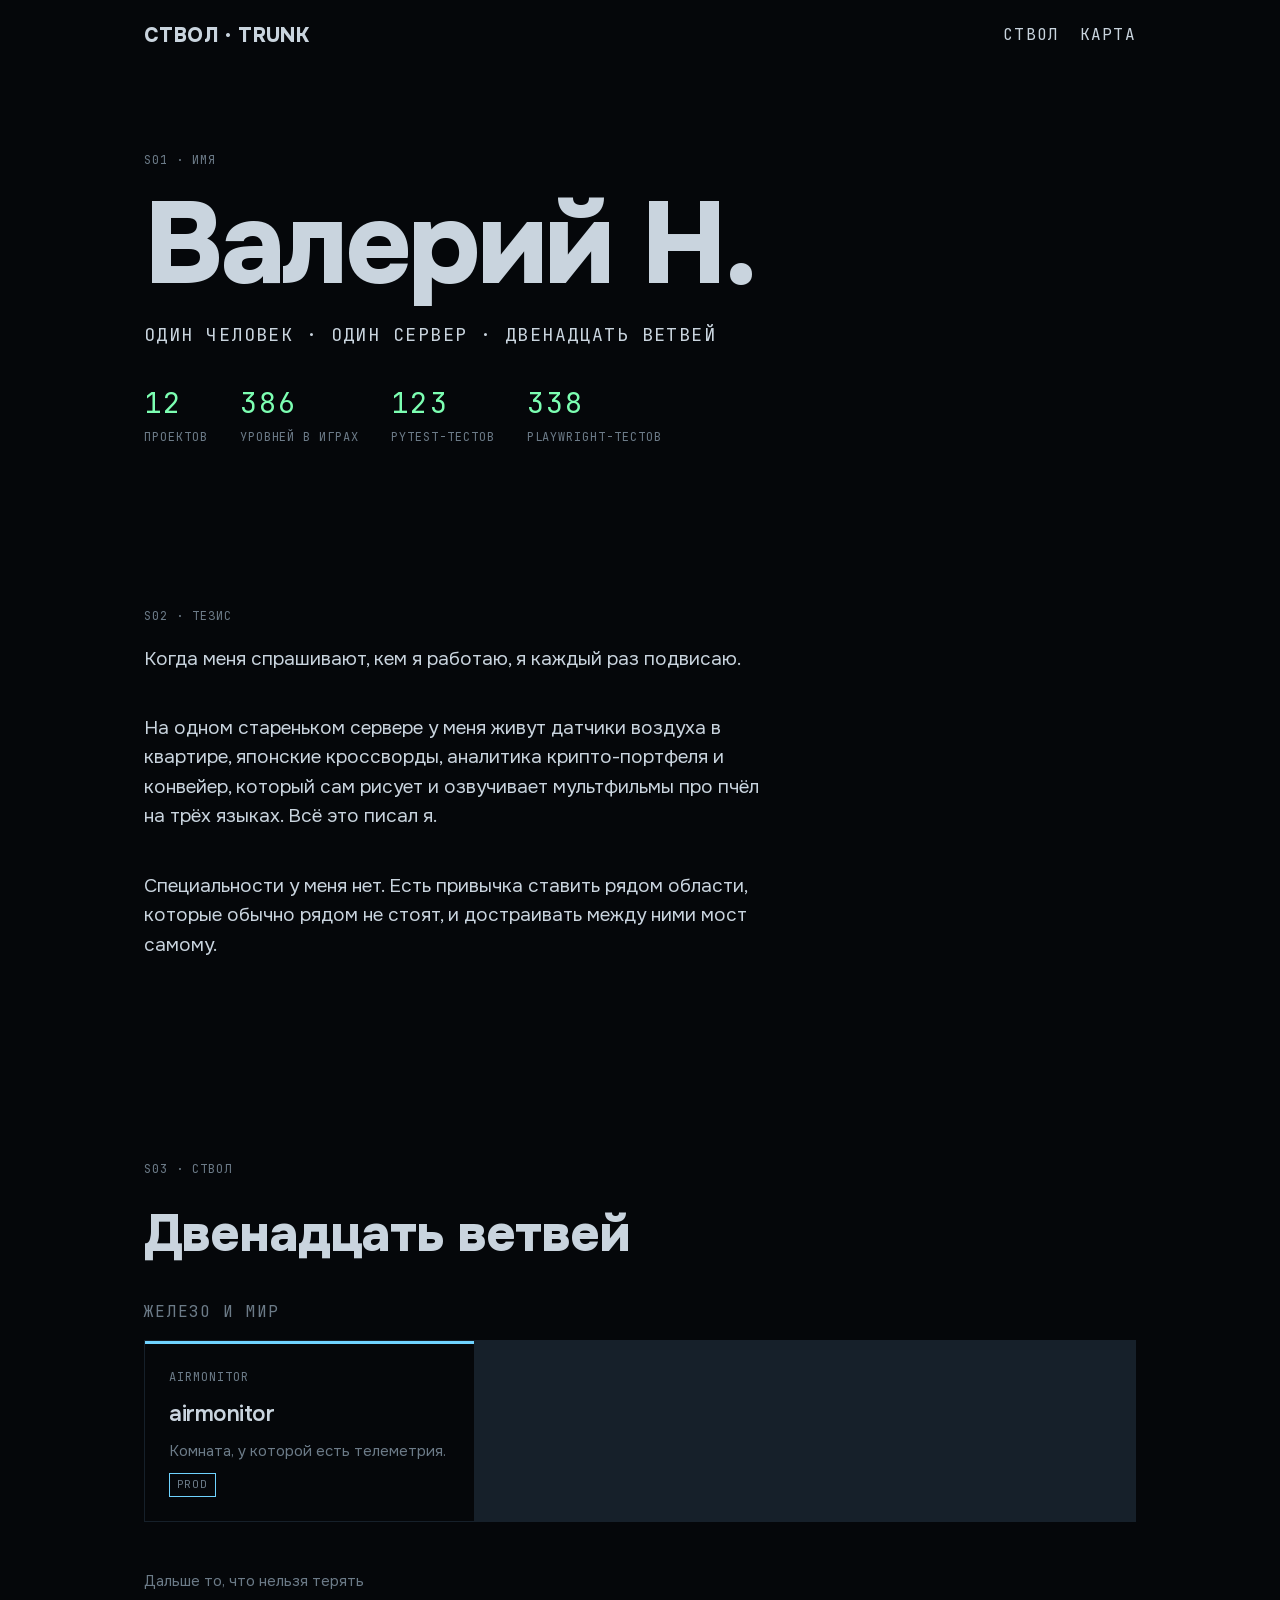
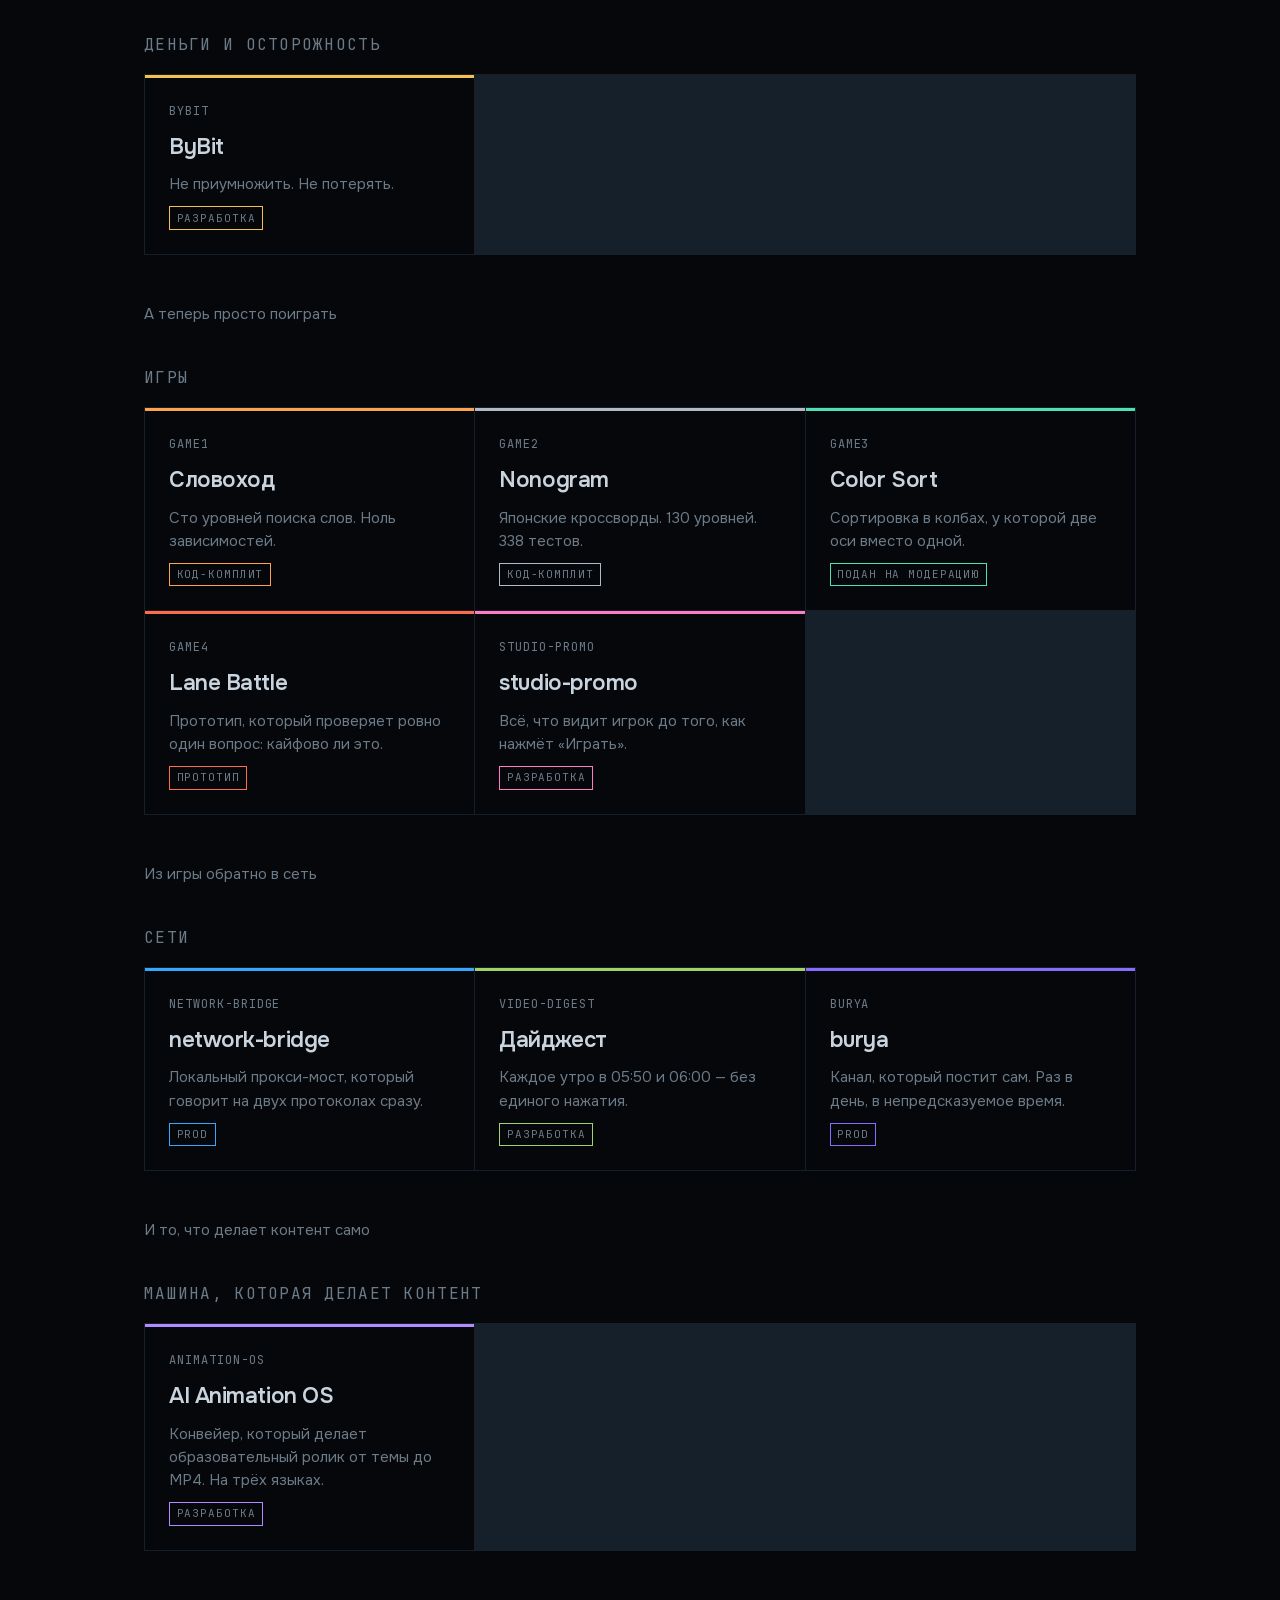
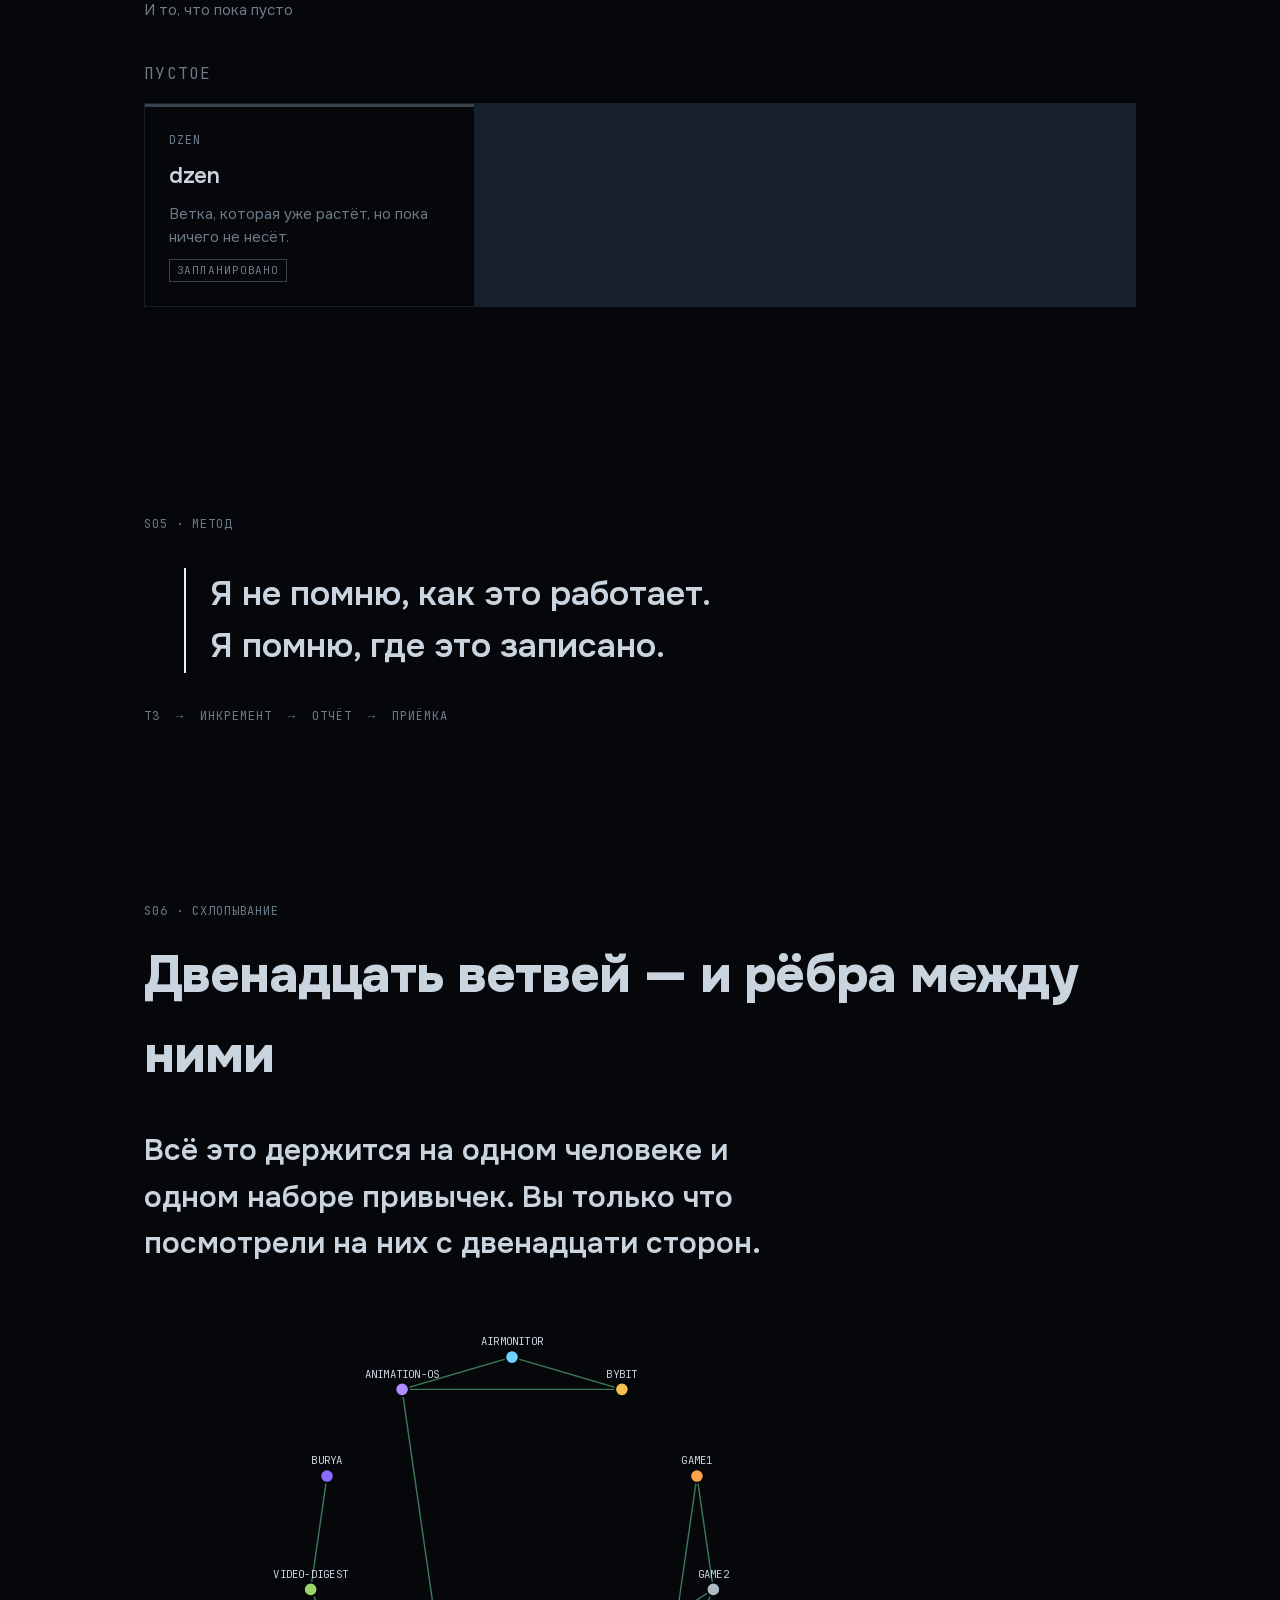
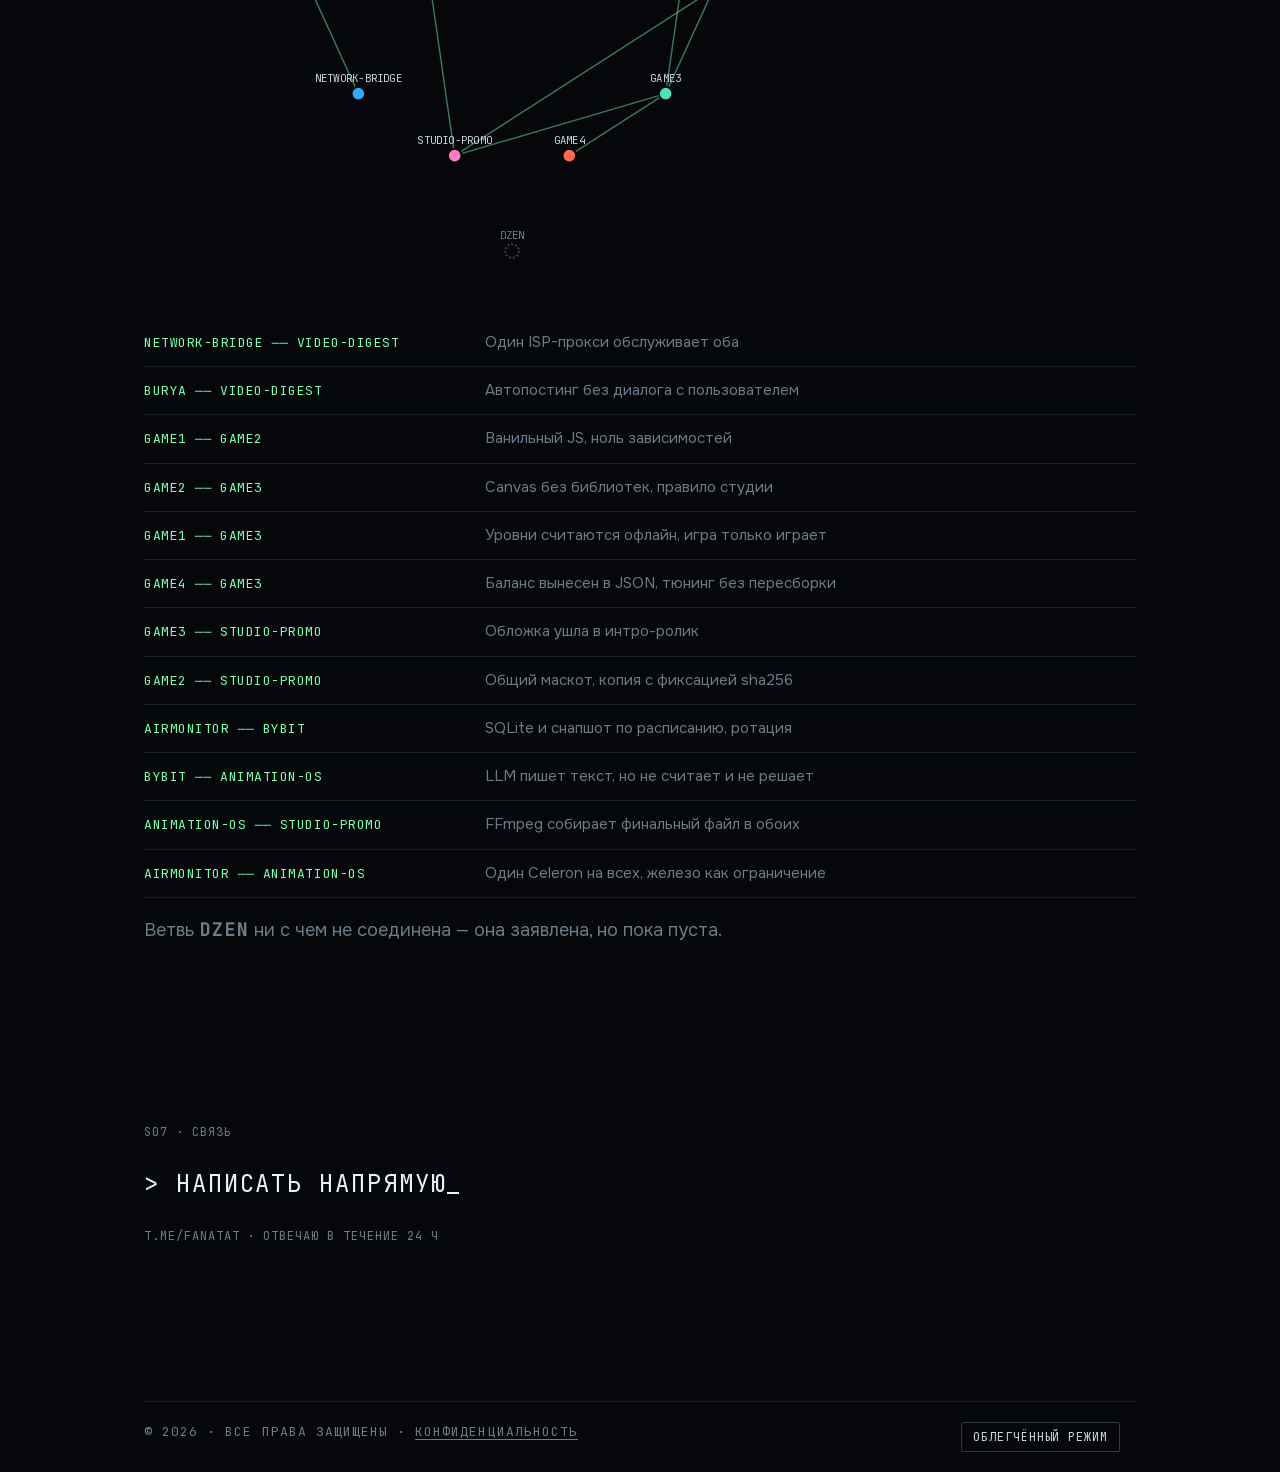
<file: index.html>
<!doctype html>
<html lang="ru">
<head>
<meta charset="utf-8">
<meta name="viewport" content="width=device-width, initial-scale=1">
<title>СТВОЛ · TRUNK — персональный сайт</title>
<meta name="description" content="Двенадцать проектов на одном сервере: воздух в квартире, крипто-аналитика, игры, автопостинг, прокси-мост и конвейер, рисующий мультфильмы.">
<link rel="canonical" href="https://fanatat.github.io/">
<meta name="theme-color" content="#05070A">
<meta property="og:type" content="website">
<meta property="og:site_name" content="СТВОЛ · TRUNK">
<meta property="og:url" content="https://fanatat.github.io/">
<meta property="og:title" content="СТВОЛ · TRUNK — персональный сайт">
<meta property="og:description" content="Двенадцать проектов на одном сервере: воздух в квартире, крипто-аналитика, игры, автопостинг, прокси-мост и конвейер, рисующий мультфильмы.">
<meta name="twitter:title" content="СТВОЛ · TRUNK — персональный сайт">
<meta name="twitter:description" content="Двенадцать проектов на одном сервере: воздух в квартире, крипто-аналитика, игры, автопостинг, прокси-мост и конвейер, рисующий мультфильмы.">
<meta property="og:image" content="https://fanatat.github.io/og/home.png">
<meta property="og:image:width" content="1200">
<meta property="og:image:height" content="630">
<meta name="twitter:card" content="summary_large_image">
<meta name="twitter:image" content="https://fanatat.github.io/og/home.png">
<script type="application/ld+json">{"@context":"https://schema.org","@type":"Person","name":"Валерий Н.","url":"https://fanatat.github.io/","description":"Двенадцать проектов на одном сервере: воздух в квартире, крипто-аналитика, игры, автопостинг, прокси-мост и конвейер, рисующий мультфильмы.","sameAs":["https://t.me/fanatat","https://t.me/burya_project"]}</script>

<link rel="stylesheet" href="/assets/boot-DUfPsGpK.css">
</head>
<body>
<a class="skip-link" href="#app">К содержимому</a>
<div class="container">
<header class="site-header">
  <a class="brand" href="/">СТВОЛ · TRUNK</a>
  <nav class="site-nav mono" aria-label="Навигация">
    <a href="/">СТВОЛ</a>
    <a href="/map">КАРТА</a>
  </nav>
</header>
</div>
<main id="app">
<div class="container">

<section class="s01" id="s01">
  <span class="scene-tag mono">S01 · ИМЯ</span>
  <h1 class="hero-title reveal" data-reveal-group="s01" aria-label="Валерий Н."><span data-type-target>Валерий Н.</span></h1>
  <p class="mono reveal" data-reveal-group="s01">ОДИН ЧЕЛОВЕК · ОДИН СЕРВЕР · ДВЕНАДЦАТЬ ВЕТВЕЙ</p>
  <div class="stats reveal" data-reveal-group="s01">
    <div class="stat"><span class="stat-value" data-count-target="12">12</span><span class="stat-label mono">проектов</span></div>
    <div class="stat"><span class="stat-value" data-count-target="386">386</span><span class="stat-label mono">уровней в играх</span></div>
    <div class="stat"><span class="stat-value" data-count-target="123">123</span><span class="stat-label mono">pytest-тестов</span></div>
    <div class="stat"><span class="stat-value" data-count-target="338">338</span><span class="stat-label mono">playwright-тестов</span></div>
    
  </div>
</section>

<section class="s02" id="s02">
  <span class="scene-tag mono">S02 · ТЕЗИС</span>
  <div class="s02-block reveal" data-reveal-group="s02-1"><p>Когда меня спрашивают, кем я работаю, я каждый раз подвисаю.</p></div>
  <div class="s02-block reveal" data-reveal-group="s02-2"><p>На одном стареньком сервере у меня живут датчики воздуха в квартире, японские кроссворды, аналитика крипто-портфеля и конвейер, который сам рисует и озвучивает мультфильмы про пчёл на трёх языках. Всё это писал я.</p></div>
  <div class="s02-block reveal" data-reveal-group="s02-3"><p>Специальности у меня нет. Есть привычка ставить рядом области, которые обычно рядом не стоят, и достраивать между ними мост самому.</p></div>
</section>

<section class="s03" id="s03">
  <span class="scene-tag mono">S03 · СТВОЛ</span>
  <h2 class="h2">Двенадцать ветвей</h2>
  
<div class="cluster reveal" data-reveal-group="s03-cluster-hardware">
  <span class="cluster-label mono">Железо и мир</span>
  <div class="branch-grid">
    <a class="branch-card" href="/b/airmonitor" style="--hue:#6FD3FF">
  <span class="branch-code mono">AIRMONITOR</span>
  <h3 class="branch-title">airmonitor</h3>
  <p class="branch-lead">Комната, у которой есть телеметрия.</p>
  <span class="status-badge" style="--hue:#6FD3FF">PROD</span>
</a>
  </div>
</div>
<p class="s03-transition reveal" data-reveal-group="s03-transition-0">Дальше то, что нельзя терять</p>
<div class="cluster reveal" data-reveal-group="s03-cluster-money">
  <span class="cluster-label mono">Деньги и осторожность</span>
  <div class="branch-grid">
    <a class="branch-card" href="/b/bybit" style="--hue:#F2C14E">
  <span class="branch-code mono">BYBIT</span>
  <h3 class="branch-title">ByBit</h3>
  <p class="branch-lead">Не приумножить. Не потерять.</p>
  <span class="status-badge" style="--hue:#F2C14E">РАЗРАБОТКА</span>
</a>
  </div>
</div>
<p class="s03-transition reveal" data-reveal-group="s03-transition-1">А теперь просто поиграть</p>
<div class="cluster reveal" data-reveal-group="s03-cluster-games">
  <span class="cluster-label mono">Игры</span>
  <div class="branch-grid">
    <a class="branch-card" href="/b/filword" style="--hue:#FFA24C">
  <span class="branch-code mono">GAME1</span>
  <h3 class="branch-title">Словоход</h3>
  <p class="branch-lead">Сто уровней поиска слов. Ноль зависимостей.</p>
  <span class="status-badge" style="--hue:#FFA24C">КОД-КОМПЛИТ</span>
</a>
    <a class="branch-card" href="/b/nonogram" style="--hue:#AEBAC6">
  <span class="branch-code mono">GAME2</span>
  <h3 class="branch-title">Nonogram</h3>
  <p class="branch-lead">Японские кроссворды. 130 уровней. 338 тестов.</p>
  <span class="status-badge" style="--hue:#AEBAC6">КОД-КОМПЛИТ</span>
</a>
    <a class="branch-card" href="/b/color-sort" style="--hue:#4CE0B3">
  <span class="branch-code mono">GAME3</span>
  <h3 class="branch-title">Color Sort</h3>
  <p class="branch-lead">Сортировка в колбах, у которой две оси вместо одной.</p>
  <span class="status-badge" style="--hue:#4CE0B3">ПОДАН НА МОДЕРАЦИЮ</span>
</a>
    <a class="branch-card" href="/b/lane-battle" style="--hue:#FF6B4A">
  <span class="branch-code mono">GAME4</span>
  <h3 class="branch-title">Lane Battle</h3>
  <p class="branch-lead">Прототип, который проверяет ровно один вопрос: кайфово ли это.</p>
  <span class="status-badge" style="--hue:#FF6B4A">ПРОТОТИП</span>
</a>
    <a class="branch-card" href="/b/studio-promo" style="--hue:#FF7BC5">
  <span class="branch-code mono">STUDIO-PROMO</span>
  <h3 class="branch-title">studio-promo</h3>
  <p class="branch-lead">Всё, что видит игрок до того, как нажмёт «Играть».</p>
  <span class="status-badge" style="--hue:#FF7BC5">РАЗРАБОТКА</span>
</a>
  </div>
</div>
<p class="s03-transition reveal" data-reveal-group="s03-transition-2">Из игры обратно в сеть</p>
<div class="cluster reveal" data-reveal-group="s03-cluster-network">
  <span class="cluster-label mono">Сети</span>
  <div class="branch-grid">
    <a class="branch-card" href="/b/network-bridge" style="--hue:#35A7FF">
  <span class="branch-code mono">NETWORK-BRIDGE</span>
  <h3 class="branch-title">network-bridge</h3>
  <p class="branch-lead">Локальный прокси-мост, который говорит на двух протоколах сразу.</p>
  <span class="status-badge" style="--hue:#35A7FF">PROD</span>
</a>
    <a class="branch-card" href="/b/video-digest" style="--hue:#9ED36A">
  <span class="branch-code mono">VIDEO-DIGEST</span>
  <h3 class="branch-title">Дайджест</h3>
  <p class="branch-lead">Каждое утро в 05:50 и 06:00 — без единого нажатия.</p>
  <span class="status-badge" style="--hue:#9ED36A">РАЗРАБОТКА</span>
</a>
    <a class="branch-card" href="/b/burya" style="--hue:#8A6BFF">
  <span class="branch-code mono">BURYA</span>
  <h3 class="branch-title">burya</h3>
  <p class="branch-lead">Канал, который постит сам. Раз в день, в непредсказуемое время.</p>
  <span class="status-badge" style="--hue:#8A6BFF">PROD</span>
</a>
  </div>
</div>
<p class="s03-transition reveal" data-reveal-group="s03-transition-3">И то, что делает контент само</p>
<div class="cluster reveal" data-reveal-group="s03-cluster-content-machine">
  <span class="cluster-label mono">Машина, которая делает контент</span>
  <div class="branch-grid">
    <a class="branch-card" href="/b/animation-os" style="--hue:#B18BFF">
  <span class="branch-code mono">ANIMATION-OS</span>
  <h3 class="branch-title">AI Animation OS</h3>
  <p class="branch-lead">Конвейер, который делает образовательный ролик от темы до MP4. На трёх языках.</p>
  <span class="status-badge" style="--hue:#B18BFF">РАЗРАБОТКА</span>
</a>
  </div>
</div>
<p class="s03-transition reveal" data-reveal-group="s03-transition-4">И то, что пока пусто</p>
<div class="cluster reveal" data-reveal-group="s03-cluster-empty">
  <span class="cluster-label mono">Пустое</span>
  <div class="branch-grid">
    <a class="branch-card" href="/b/dzen" style="--hue:#3A424B">
  <span class="branch-code mono">DZEN</span>
  <h3 class="branch-title">dzen</h3>
  <p class="branch-lead">Ветка, которая уже растёт, но пока ничего не несёт.</p>
  <span class="status-badge" style="--hue:#3A424B">ЗАПЛАНИРОВАНО</span>
</a>
  </div>
</div>
</section>

<section class="s05" id="s05">
  <span class="scene-tag mono">S05 · МЕТОД</span>
  <blockquote class="method-quote">Я не помню, как это работает. Я помню, где это записано.</blockquote>
  <ul class="method-steps"><li>ТЗ</li><li>Инкремент</li><li>Отчёт</li><li>Приёмка</li></ul>
</section>

<section class="s06" id="s06">
  <span class="scene-tag mono">S06 · СХЛОПЫВАНИЕ</span>
  <h2 class="h2">Двенадцать ветвей — и рёбра между ними</h2>
  <p class="collapse-line">Всё это держится на одном человеке и одном наборе привычек. Вы только что посмотрели на них с двенадцати сторон.</p>
  <svg class="map-graph" viewBox="0 0 760 620" focusable="false">
    <title>Граф связей между двенадцатью ветвями</title>
    <g aria-hidden="true">
    <line class="map-graph-edge" x1="221.3" y1="407.5" x2="172.1" y2="299.9"><title>NETWORK-BRIDGE ── VIDEO-DIGEST: Один ISP-прокси обслуживает оба</title></line>
    <line class="map-graph-edge" x1="189.0" y1="182.8" x2="172.1" y2="299.9"><title>BURYA ── VIDEO-DIGEST: Автопостинг без диалога с пользователем</title></line>
    <line class="map-graph-edge" x1="571.0" y1="182.8" x2="587.9" y2="299.9"><title>GAME1 ── GAME2: Ванильный JS, ноль зависимостей</title></line>
    <line class="map-graph-edge" x1="587.9" y1="299.9" x2="538.7" y2="407.5"><title>GAME2 ── GAME3: Canvas без библиотек, правило студии</title></line>
    <line class="map-graph-edge" x1="571.0" y1="182.8" x2="538.7" y2="407.5"><title>GAME1 ── GAME3: Уровни считаются офлайн, игра только играет</title></line>
    <line class="map-graph-edge" x1="439.2" y1="471.5" x2="538.7" y2="407.5"><title>GAME4 ── GAME3: Баланс вынесен в JSON, тюнинг без пересборки</title></line>
    <line class="map-graph-edge" x1="538.7" y1="407.5" x2="320.8" y2="471.5"><title>GAME3 ── STUDIO-PROMO: Обложка ушла в интро-ролик</title></line>
    <line class="map-graph-edge" x1="587.9" y1="299.9" x2="320.8" y2="471.5"><title>GAME2 ── STUDIO-PROMO: Общий маскот, копия с фиксацией sha256</title></line>
    <line class="map-graph-edge" x1="380.0" y1="60.0" x2="493.5" y2="93.3"><title>AIRMONITOR ── BYBIT: SQLite и снапшот по расписанию, ротация</title></line>
    <line class="map-graph-edge" x1="493.5" y1="93.3" x2="266.5" y2="93.3"><title>BYBIT ── ANIMATION-OS: LLM пишет текст, но не считает и не решает</title></line>
    <line class="map-graph-edge" x1="266.5" y1="93.3" x2="320.8" y2="471.5"><title>ANIMATION-OS ── STUDIO-PROMO: FFmpeg собирает финальный файл в обоих</title></line>
    <line class="map-graph-edge" x1="380.0" y1="60.0" x2="266.5" y2="93.3"><title>AIRMONITOR ── ANIMATION-OS: Один Celeron на всех, железо как ограничение</title></line>
    </g>
    <a class="map-graph-node-link" href="/b/airmonitor"><g class="map-graph-node" style="--hue:#6FD3FF"><circle cx="380.0" cy="60.0" r="7"></circle><text x="380.0" y="48.0" text-anchor="middle">AIRMONITOR</text></g></a>
    <a class="map-graph-node-link" href="/b/bybit"><g class="map-graph-node" style="--hue:#F2C14E"><circle cx="493.5" cy="93.3" r="7"></circle><text x="493.5" y="81.3" text-anchor="middle">BYBIT</text></g></a>
    <a class="map-graph-node-link" href="/b/filword"><g class="map-graph-node" style="--hue:#FFA24C"><circle cx="571.0" cy="182.8" r="7"></circle><text x="571.0" y="170.8" text-anchor="middle">GAME1</text></g></a>
    <a class="map-graph-node-link" href="/b/nonogram"><g class="map-graph-node" style="--hue:#AEBAC6"><circle cx="587.9" cy="299.9" r="7"></circle><text x="587.9" y="287.9" text-anchor="middle">GAME2</text></g></a>
    <a class="map-graph-node-link" href="/b/color-sort"><g class="map-graph-node" style="--hue:#4CE0B3"><circle cx="538.7" cy="407.5" r="7"></circle><text x="538.7" y="395.5" text-anchor="middle">GAME3</text></g></a>
    <a class="map-graph-node-link" href="/b/lane-battle"><g class="map-graph-node" style="--hue:#FF6B4A"><circle cx="439.2" cy="471.5" r="7"></circle><text x="439.2" y="459.5" text-anchor="middle">GAME4</text></g></a>
    <a class="map-graph-node-link" href="/b/studio-promo"><g class="map-graph-node" style="--hue:#FF7BC5"><circle cx="320.8" cy="471.5" r="7"></circle><text x="320.8" y="459.5" text-anchor="middle">STUDIO-PROMO</text></g></a>
    <a class="map-graph-node-link" href="/b/network-bridge"><g class="map-graph-node" style="--hue:#35A7FF"><circle cx="221.3" cy="407.5" r="7"></circle><text x="221.3" y="395.5" text-anchor="middle">NETWORK-BRIDGE</text></g></a>
    <a class="map-graph-node-link" href="/b/video-digest"><g class="map-graph-node" style="--hue:#9ED36A"><circle cx="172.1" cy="299.9" r="7"></circle><text x="172.1" y="287.9" text-anchor="middle">VIDEO-DIGEST</text></g></a>
    <a class="map-graph-node-link" href="/b/burya"><g class="map-graph-node" style="--hue:#8A6BFF"><circle cx="189.0" cy="182.8" r="7"></circle><text x="189.0" y="170.8" text-anchor="middle">BURYA</text></g></a>
    <a class="map-graph-node-link" href="/b/animation-os"><g class="map-graph-node" style="--hue:#B18BFF"><circle cx="266.5" cy="93.3" r="7"></circle><text x="266.5" y="81.3" text-anchor="middle">ANIMATION-OS</text></g></a>
    <a class="map-graph-node-link" href="/b/dzen"><g class="map-graph-node is-isolated" style="--hue:#3A424B"><circle cx="380.0" cy="570.0" r="7"></circle><text x="380.0" y="558.0" text-anchor="middle">DZEN</text></g></a>
  </svg>
  <ul class="edges-list">
    <li><span class="edge-pair">NETWORK-BRIDGE ── VIDEO-DIGEST</span><span class="edge-label">Один ISP-прокси обслуживает оба</span></li>
    <li><span class="edge-pair">BURYA ── VIDEO-DIGEST</span><span class="edge-label">Автопостинг без диалога с пользователем</span></li>
    <li><span class="edge-pair">GAME1 ── GAME2</span><span class="edge-label">Ванильный JS, ноль зависимостей</span></li>
    <li><span class="edge-pair">GAME2 ── GAME3</span><span class="edge-label">Canvas без библиотек, правило студии</span></li>
    <li><span class="edge-pair">GAME1 ── GAME3</span><span class="edge-label">Уровни считаются офлайн, игра только играет</span></li>
    <li><span class="edge-pair">GAME4 ── GAME3</span><span class="edge-label">Баланс вынесен в JSON, тюнинг без пересборки</span></li>
    <li><span class="edge-pair">GAME3 ── STUDIO-PROMO</span><span class="edge-label">Обложка ушла в интро-ролик</span></li>
    <li><span class="edge-pair">GAME2 ── STUDIO-PROMO</span><span class="edge-label">Общий маскот, копия с фиксацией sha256</span></li>
    <li><span class="edge-pair">AIRMONITOR ── BYBIT</span><span class="edge-label">SQLite и снапшот по расписанию, ротация</span></li>
    <li><span class="edge-pair">BYBIT ── ANIMATION-OS</span><span class="edge-label">LLM пишет текст, но не считает и не решает</span></li>
    <li><span class="edge-pair">ANIMATION-OS ── STUDIO-PROMO</span><span class="edge-label">FFmpeg собирает финальный файл в обоих</span></li>
    <li><span class="edge-pair">AIRMONITOR ── ANIMATION-OS</span><span class="edge-label">Один Celeron на всех, железо как ограничение</span></li>
  </ul>
  <p class="text-dim">Ветвь <strong class="mono">DZEN</strong> ни с чем не соединена — она заявлена, но пока пуста.</p>
</section>

<section class="s07" id="s07">
  <span class="scene-tag mono">S07 · СВЯЗЬ</span>
  <p class="mono contact-line"><a href="https://t.me/fanatat" target="_blank" rel="noopener noreferrer">&gt; написать напрямую_</a></p>
  <p class="text-dim mono contact-note">t.me/fanatat · отвечаю в течение 24 ч</p>
</section>
</div>
</main>
<div class="container">
<footer class="site-footer">
  <span class="mono text-dim footer-legal">© 2026 · все права защищены · <a href="/privacy">конфиденциальность</a></span>
  <div class="footer-toggles">
    <button class="toggle" type="button" data-toggle="light-mode" aria-pressed="false">ОБЛЕГЧЁННЫЙ РЕЖИМ</button>
    <span class="toggle-status mono text-dim" data-toggle-status aria-live="polite"></span>
  </div>
</footer>
</div>
<script type="module" src="/assets/boot-JXMA9PpY.js"></script>
</body>
</html>
</file>
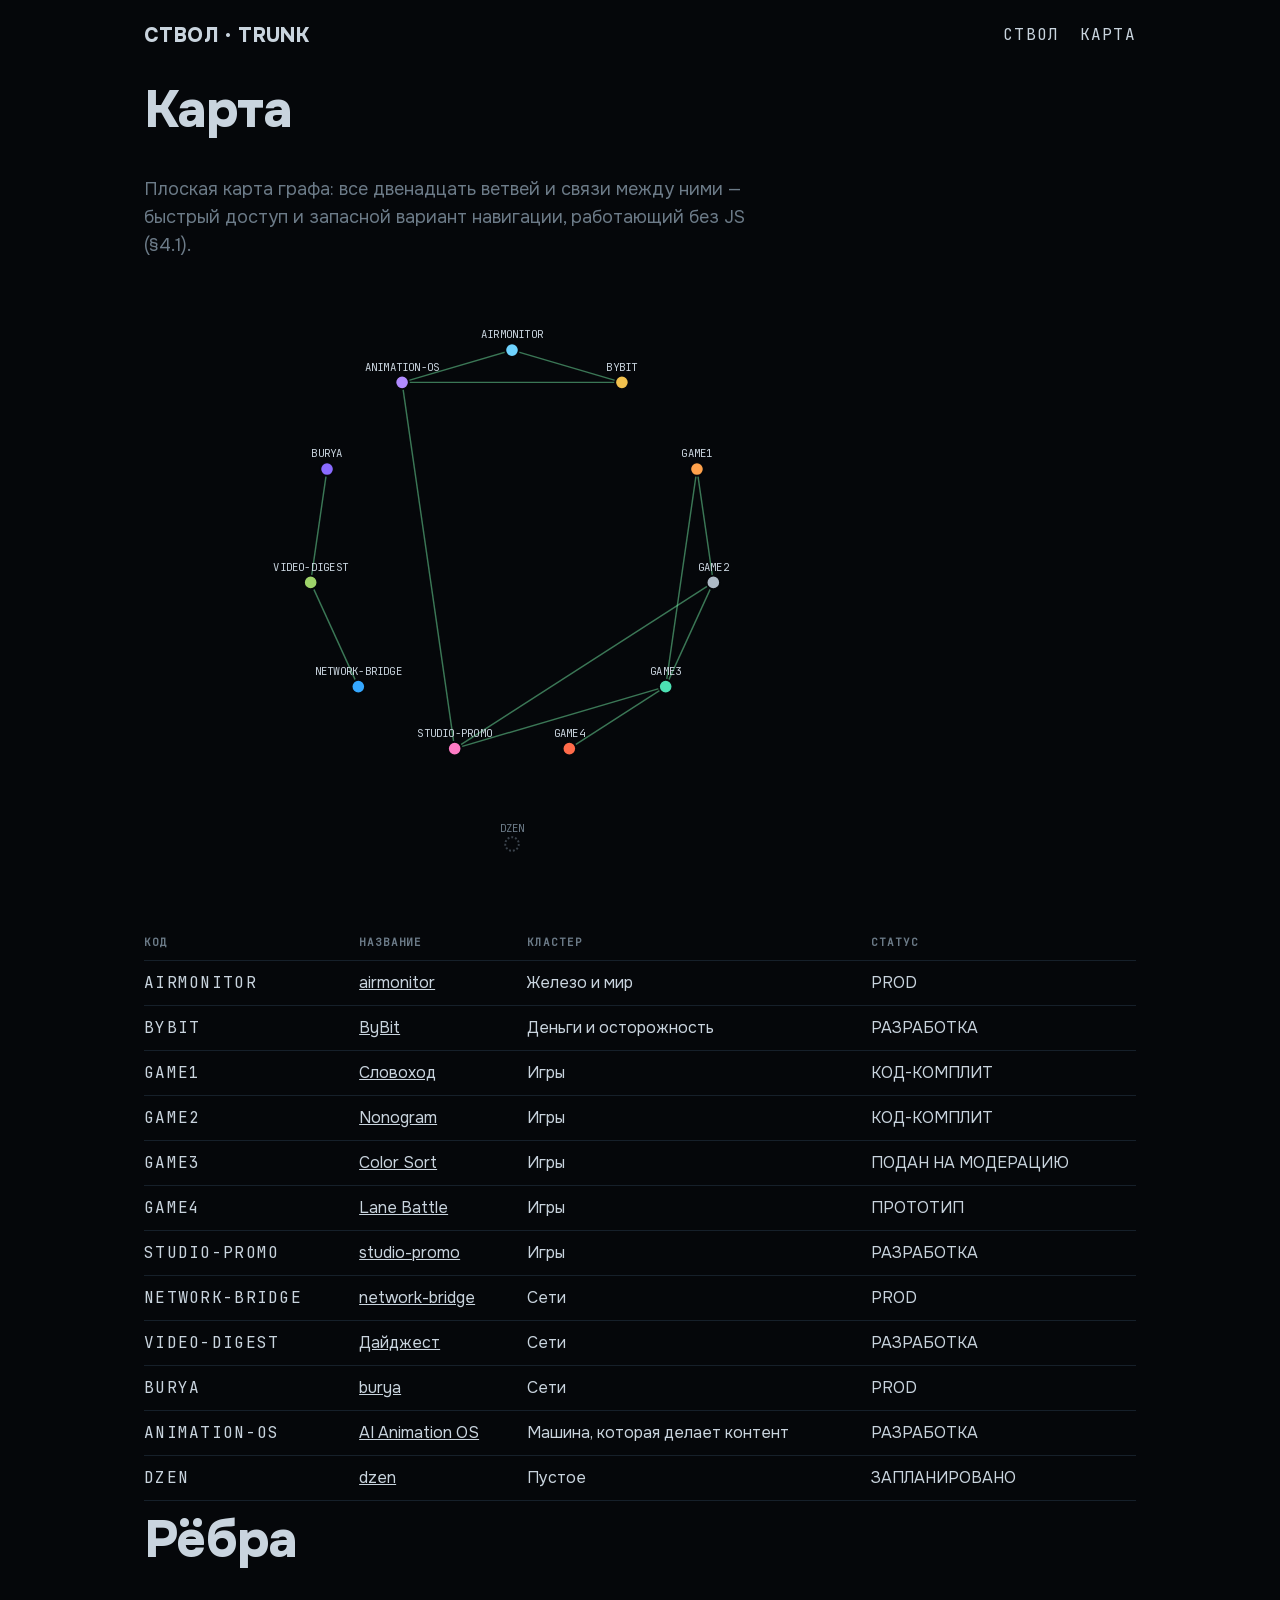
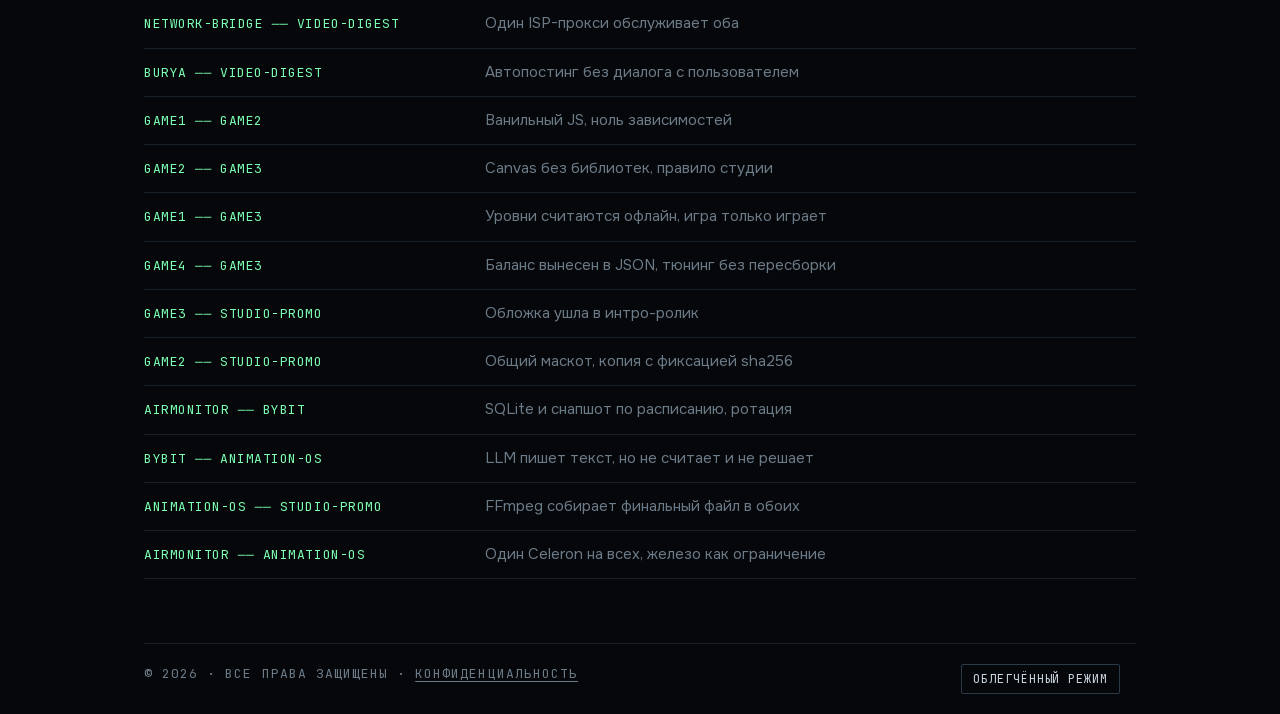
<file: map/index.html>
<!doctype html>
<html lang="ru">
<head>
<meta charset="utf-8">
<meta name="viewport" content="width=device-width, initial-scale=1">
<title>Карта · СТВОЛ · TRUNK — персональный сайт</title>
<meta name="description" content="Плоская карта графа: все двенадцать ветвей и связи между ними одним списком.">
<link rel="canonical" href="https://fanatat.github.io/map">
<meta name="theme-color" content="#05070A">
<meta property="og:type" content="website">
<meta property="og:site_name" content="СТВОЛ · TRUNK">
<meta property="og:url" content="https://fanatat.github.io/map">
<meta property="og:title" content="Карта · СТВОЛ · TRUNK — персональный сайт">
<meta property="og:description" content="Плоская карта графа: все двенадцать ветвей и связи между ними одним списком.">
<meta name="twitter:title" content="Карта · СТВОЛ · TRUNK — персональный сайт">
<meta name="twitter:description" content="Плоская карта графа: все двенадцать ветвей и связи между ними одним списком.">
<meta property="og:image" content="https://fanatat.github.io/og/map.png">
<meta property="og:image:width" content="1200">
<meta property="og:image:height" content="630">
<meta name="twitter:card" content="summary_large_image">
<meta name="twitter:image" content="https://fanatat.github.io/og/map.png">


<link rel="stylesheet" href="/assets/boot-DUfPsGpK.css">
</head>
<body>
<a class="skip-link" href="#app">К содержимому</a>
<div class="container">
<header class="site-header">
  <a class="brand" href="/">СТВОЛ · TRUNK</a>
  <nav class="site-nav mono" aria-label="Навигация">
    <a href="/">СТВОЛ</a>
    <a href="/map">КАРТА</a>
  </nav>
</header>
</div>
<main id="app">
<div class="container">

<h1 class="h2">Карта</h1>
<p class="prose text-dim">Плоская карта графа: все двенадцать ветвей и связи между ними — быстрый доступ и запасной вариант навигации, работающий без JS (§4.1).</p>
<svg class="map-graph" viewBox="0 0 760 620" focusable="false">
    <title>Граф связей между двенадцатью ветвями</title>
    <g aria-hidden="true">
    <line class="map-graph-edge" x1="221.3" y1="407.5" x2="172.1" y2="299.9"><title>NETWORK-BRIDGE ── VIDEO-DIGEST: Один ISP-прокси обслуживает оба</title></line>
    <line class="map-graph-edge" x1="189.0" y1="182.8" x2="172.1" y2="299.9"><title>BURYA ── VIDEO-DIGEST: Автопостинг без диалога с пользователем</title></line>
    <line class="map-graph-edge" x1="571.0" y1="182.8" x2="587.9" y2="299.9"><title>GAME1 ── GAME2: Ванильный JS, ноль зависимостей</title></line>
    <line class="map-graph-edge" x1="587.9" y1="299.9" x2="538.7" y2="407.5"><title>GAME2 ── GAME3: Canvas без библиотек, правило студии</title></line>
    <line class="map-graph-edge" x1="571.0" y1="182.8" x2="538.7" y2="407.5"><title>GAME1 ── GAME3: Уровни считаются офлайн, игра только играет</title></line>
    <line class="map-graph-edge" x1="439.2" y1="471.5" x2="538.7" y2="407.5"><title>GAME4 ── GAME3: Баланс вынесен в JSON, тюнинг без пересборки</title></line>
    <line class="map-graph-edge" x1="538.7" y1="407.5" x2="320.8" y2="471.5"><title>GAME3 ── STUDIO-PROMO: Обложка ушла в интро-ролик</title></line>
    <line class="map-graph-edge" x1="587.9" y1="299.9" x2="320.8" y2="471.5"><title>GAME2 ── STUDIO-PROMO: Общий маскот, копия с фиксацией sha256</title></line>
    <line class="map-graph-edge" x1="380.0" y1="60.0" x2="493.5" y2="93.3"><title>AIRMONITOR ── BYBIT: SQLite и снапшот по расписанию, ротация</title></line>
    <line class="map-graph-edge" x1="493.5" y1="93.3" x2="266.5" y2="93.3"><title>BYBIT ── ANIMATION-OS: LLM пишет текст, но не считает и не решает</title></line>
    <line class="map-graph-edge" x1="266.5" y1="93.3" x2="320.8" y2="471.5"><title>ANIMATION-OS ── STUDIO-PROMO: FFmpeg собирает финальный файл в обоих</title></line>
    <line class="map-graph-edge" x1="380.0" y1="60.0" x2="266.5" y2="93.3"><title>AIRMONITOR ── ANIMATION-OS: Один Celeron на всех, железо как ограничение</title></line>
    </g>
    <a class="map-graph-node-link" href="/b/airmonitor"><g class="map-graph-node" style="--hue:#6FD3FF"><circle cx="380.0" cy="60.0" r="7"></circle><text x="380.0" y="48.0" text-anchor="middle">AIRMONITOR</text></g></a>
    <a class="map-graph-node-link" href="/b/bybit"><g class="map-graph-node" style="--hue:#F2C14E"><circle cx="493.5" cy="93.3" r="7"></circle><text x="493.5" y="81.3" text-anchor="middle">BYBIT</text></g></a>
    <a class="map-graph-node-link" href="/b/filword"><g class="map-graph-node" style="--hue:#FFA24C"><circle cx="571.0" cy="182.8" r="7"></circle><text x="571.0" y="170.8" text-anchor="middle">GAME1</text></g></a>
    <a class="map-graph-node-link" href="/b/nonogram"><g class="map-graph-node" style="--hue:#AEBAC6"><circle cx="587.9" cy="299.9" r="7"></circle><text x="587.9" y="287.9" text-anchor="middle">GAME2</text></g></a>
    <a class="map-graph-node-link" href="/b/color-sort"><g class="map-graph-node" style="--hue:#4CE0B3"><circle cx="538.7" cy="407.5" r="7"></circle><text x="538.7" y="395.5" text-anchor="middle">GAME3</text></g></a>
    <a class="map-graph-node-link" href="/b/lane-battle"><g class="map-graph-node" style="--hue:#FF6B4A"><circle cx="439.2" cy="471.5" r="7"></circle><text x="439.2" y="459.5" text-anchor="middle">GAME4</text></g></a>
    <a class="map-graph-node-link" href="/b/studio-promo"><g class="map-graph-node" style="--hue:#FF7BC5"><circle cx="320.8" cy="471.5" r="7"></circle><text x="320.8" y="459.5" text-anchor="middle">STUDIO-PROMO</text></g></a>
    <a class="map-graph-node-link" href="/b/network-bridge"><g class="map-graph-node" style="--hue:#35A7FF"><circle cx="221.3" cy="407.5" r="7"></circle><text x="221.3" y="395.5" text-anchor="middle">NETWORK-BRIDGE</text></g></a>
    <a class="map-graph-node-link" href="/b/video-digest"><g class="map-graph-node" style="--hue:#9ED36A"><circle cx="172.1" cy="299.9" r="7"></circle><text x="172.1" y="287.9" text-anchor="middle">VIDEO-DIGEST</text></g></a>
    <a class="map-graph-node-link" href="/b/burya"><g class="map-graph-node" style="--hue:#8A6BFF"><circle cx="189.0" cy="182.8" r="7"></circle><text x="189.0" y="170.8" text-anchor="middle">BURYA</text></g></a>
    <a class="map-graph-node-link" href="/b/animation-os"><g class="map-graph-node" style="--hue:#B18BFF"><circle cx="266.5" cy="93.3" r="7"></circle><text x="266.5" y="81.3" text-anchor="middle">ANIMATION-OS</text></g></a>
    <a class="map-graph-node-link" href="/b/dzen"><g class="map-graph-node is-isolated" style="--hue:#3A424B"><circle cx="380.0" cy="570.0" r="7"></circle><text x="380.0" y="558.0" text-anchor="middle">DZEN</text></g></a>
  </svg>
<table class="map-table">
  <thead><tr><th>Код</th><th>Название</th><th>Кластер</th><th>Статус</th></tr></thead>
  <tbody>
      <tr><td class="mono">AIRMONITOR</td><td><a href="/b/airmonitor">airmonitor</a></td><td>Железо и мир</td><td>PROD</td></tr>
      <tr><td class="mono">BYBIT</td><td><a href="/b/bybit">ByBit</a></td><td>Деньги и осторожность</td><td>РАЗРАБОТКА</td></tr>
      <tr><td class="mono">GAME1</td><td><a href="/b/filword">Словоход</a></td><td>Игры</td><td>КОД-КОМПЛИТ</td></tr>
      <tr><td class="mono">GAME2</td><td><a href="/b/nonogram">Nonogram</a></td><td>Игры</td><td>КОД-КОМПЛИТ</td></tr>
      <tr><td class="mono">GAME3</td><td><a href="/b/color-sort">Color Sort</a></td><td>Игры</td><td>ПОДАН НА МОДЕРАЦИЮ</td></tr>
      <tr><td class="mono">GAME4</td><td><a href="/b/lane-battle">Lane Battle</a></td><td>Игры</td><td>ПРОТОТИП</td></tr>
      <tr><td class="mono">STUDIO-PROMO</td><td><a href="/b/studio-promo">studio-promo</a></td><td>Игры</td><td>РАЗРАБОТКА</td></tr>
      <tr><td class="mono">NETWORK-BRIDGE</td><td><a href="/b/network-bridge">network-bridge</a></td><td>Сети</td><td>PROD</td></tr>
      <tr><td class="mono">VIDEO-DIGEST</td><td><a href="/b/video-digest">Дайджест</a></td><td>Сети</td><td>РАЗРАБОТКА</td></tr>
      <tr><td class="mono">BURYA</td><td><a href="/b/burya">burya</a></td><td>Сети</td><td>PROD</td></tr>
      <tr><td class="mono">ANIMATION-OS</td><td><a href="/b/animation-os">AI Animation OS</a></td><td>Машина, которая делает контент</td><td>РАЗРАБОТКА</td></tr>
      <tr><td class="mono">DZEN</td><td><a href="/b/dzen">dzen</a></td><td>Пустое</td><td>ЗАПЛАНИРОВАНО</td></tr>
  </tbody>
</table>
<h2 class="h2">Рёбра</h2>
<ul class="edges-list">
    <li><span class="edge-pair">NETWORK-BRIDGE ── VIDEO-DIGEST</span><span class="edge-label">Один ISP-прокси обслуживает оба</span></li>
    <li><span class="edge-pair">BURYA ── VIDEO-DIGEST</span><span class="edge-label">Автопостинг без диалога с пользователем</span></li>
    <li><span class="edge-pair">GAME1 ── GAME2</span><span class="edge-label">Ванильный JS, ноль зависимостей</span></li>
    <li><span class="edge-pair">GAME2 ── GAME3</span><span class="edge-label">Canvas без библиотек, правило студии</span></li>
    <li><span class="edge-pair">GAME1 ── GAME3</span><span class="edge-label">Уровни считаются офлайн, игра только играет</span></li>
    <li><span class="edge-pair">GAME4 ── GAME3</span><span class="edge-label">Баланс вынесен в JSON, тюнинг без пересборки</span></li>
    <li><span class="edge-pair">GAME3 ── STUDIO-PROMO</span><span class="edge-label">Обложка ушла в интро-ролик</span></li>
    <li><span class="edge-pair">GAME2 ── STUDIO-PROMO</span><span class="edge-label">Общий маскот, копия с фиксацией sha256</span></li>
    <li><span class="edge-pair">AIRMONITOR ── BYBIT</span><span class="edge-label">SQLite и снапшот по расписанию, ротация</span></li>
    <li><span class="edge-pair">BYBIT ── ANIMATION-OS</span><span class="edge-label">LLM пишет текст, но не считает и не решает</span></li>
    <li><span class="edge-pair">ANIMATION-OS ── STUDIO-PROMO</span><span class="edge-label">FFmpeg собирает финальный файл в обоих</span></li>
    <li><span class="edge-pair">AIRMONITOR ── ANIMATION-OS</span><span class="edge-label">Один Celeron на всех, железо как ограничение</span></li>
</ul>
</div>
</main>
<div class="container">
<footer class="site-footer">
  <span class="mono text-dim footer-legal">© 2026 · все права защищены · <a href="/privacy">конфиденциальность</a></span>
  <div class="footer-toggles">
    <button class="toggle" type="button" data-toggle="light-mode" aria-pressed="false">ОБЛЕГЧЁННЫЙ РЕЖИМ</button>
    <span class="toggle-status mono text-dim" data-toggle-status aria-live="polite"></span>
  </div>
</footer>
</div>
<script type="module" src="/assets/boot-JXMA9PpY.js"></script>
</body>
</html>
</file>
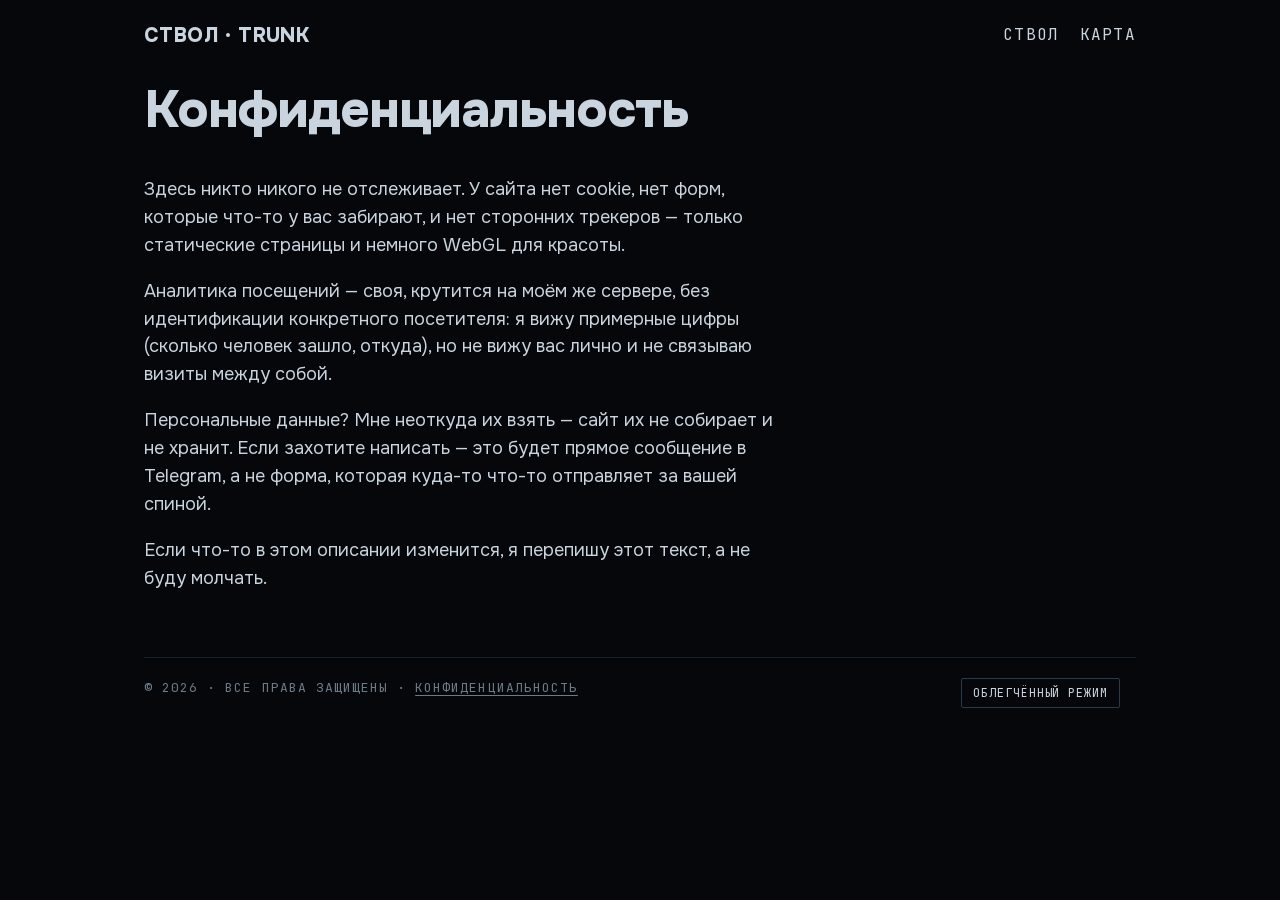
<file: privacy/index.html>
<!doctype html>
<html lang="ru">
<head>
<meta charset="utf-8">
<meta name="viewport" content="width=device-width, initial-scale=1">
<title>Конфиденциальность · СТВОЛ · TRUNK — персональный сайт</title>
<meta name="description" content="Сайт не использует cookie и не собирает персональные данные — как устроена аналитика и связь.">
<link rel="canonical" href="https://fanatat.github.io/privacy">
<meta name="theme-color" content="#05070A">
<meta property="og:type" content="website">
<meta property="og:site_name" content="СТВОЛ · TRUNK">
<meta property="og:url" content="https://fanatat.github.io/privacy">
<meta property="og:title" content="Конфиденциальность · СТВОЛ · TRUNK — персональный сайт">
<meta property="og:description" content="Сайт не использует cookie и не собирает персональные данные — как устроена аналитика и связь.">
<meta name="twitter:title" content="Конфиденциальность · СТВОЛ · TRUNK — персональный сайт">
<meta name="twitter:description" content="Сайт не использует cookie и не собирает персональные данные — как устроена аналитика и связь.">



<link rel="stylesheet" href="/assets/boot-DUfPsGpK.css">
</head>
<body>
<a class="skip-link" href="#app">К содержимому</a>
<div class="container">
<header class="site-header">
  <a class="brand" href="/">СТВОЛ · TRUNK</a>
  <nav class="site-nav mono" aria-label="Навигация">
    <a href="/">СТВОЛ</a>
    <a href="/map">КАРТА</a>
  </nav>
</header>
</div>
<main id="app">
<div class="container">

<h1 class="h2">Конфиденциальность</h1>
<p class="prose">Здесь никто никого не отслеживает. У сайта нет cookie, нет форм, которые что-то у вас забирают, и нет сторонних трекеров — только статические страницы и немного WebGL для красоты.</p>
<p class="prose">Аналитика посещений — своя, крутится на моём же сервере, без идентификации конкретного посетителя: я вижу примерные цифры (сколько человек зашло, откуда), но не вижу вас лично и не связываю визиты между собой.</p>
<p class="prose">Персональные данные? Мне неоткуда их взять — сайт их не собирает и не хранит. Если захотите написать — это будет прямое сообщение в Telegram, а не форма, которая куда-то что-то отправляет за вашей спиной.</p>
<p class="prose">Если что-то в этом описании изменится, я перепишу этот текст, а не буду молчать.</p>
</div>
</main>
<div class="container">
<footer class="site-footer">
  <span class="mono text-dim footer-legal">© 2026 · все права защищены · <a href="/privacy">конфиденциальность</a></span>
  <div class="footer-toggles">
    <button class="toggle" type="button" data-toggle="light-mode" aria-pressed="false">ОБЛЕГЧЁННЫЙ РЕЖИМ</button>
    <span class="toggle-status mono text-dim" data-toggle-status aria-live="polite"></span>
  </div>
</footer>
</div>
<script type="module" src="/assets/boot-JXMA9PpY.js"></script>
</body>
</html>
</file>
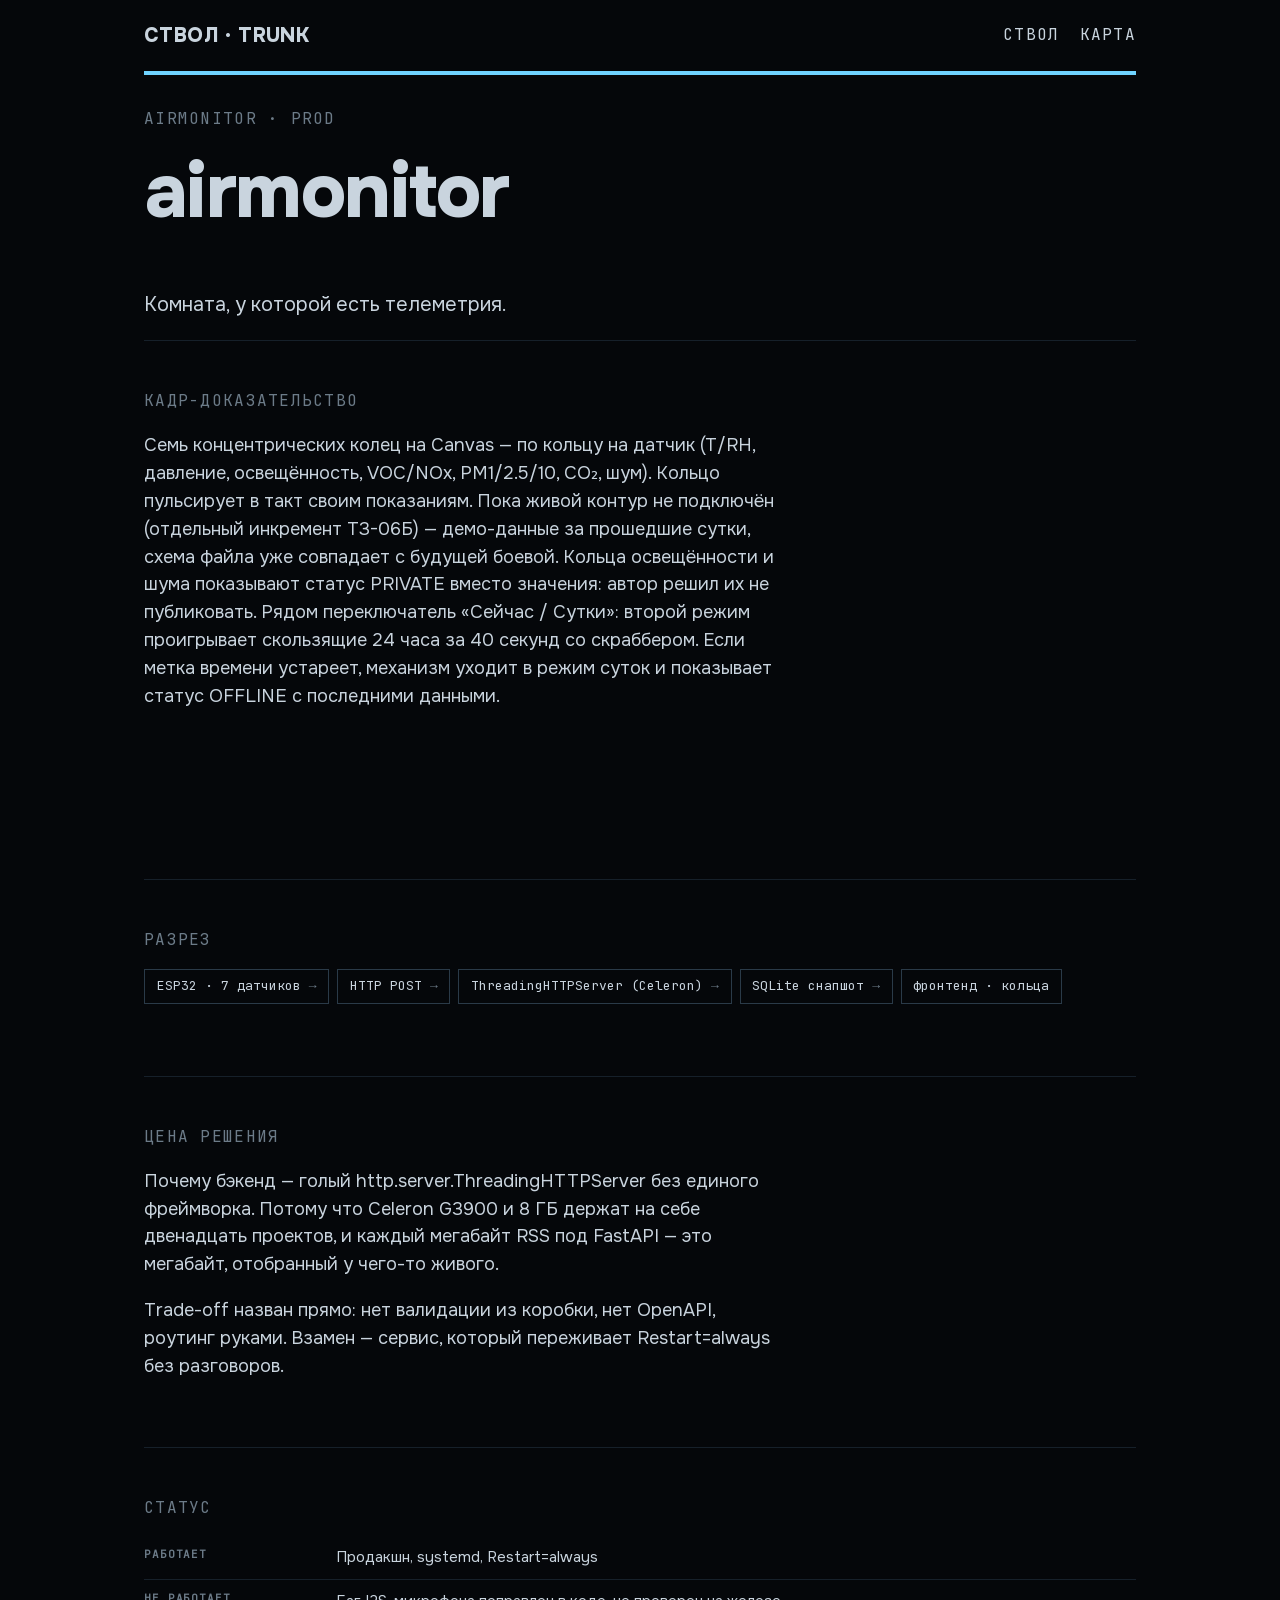
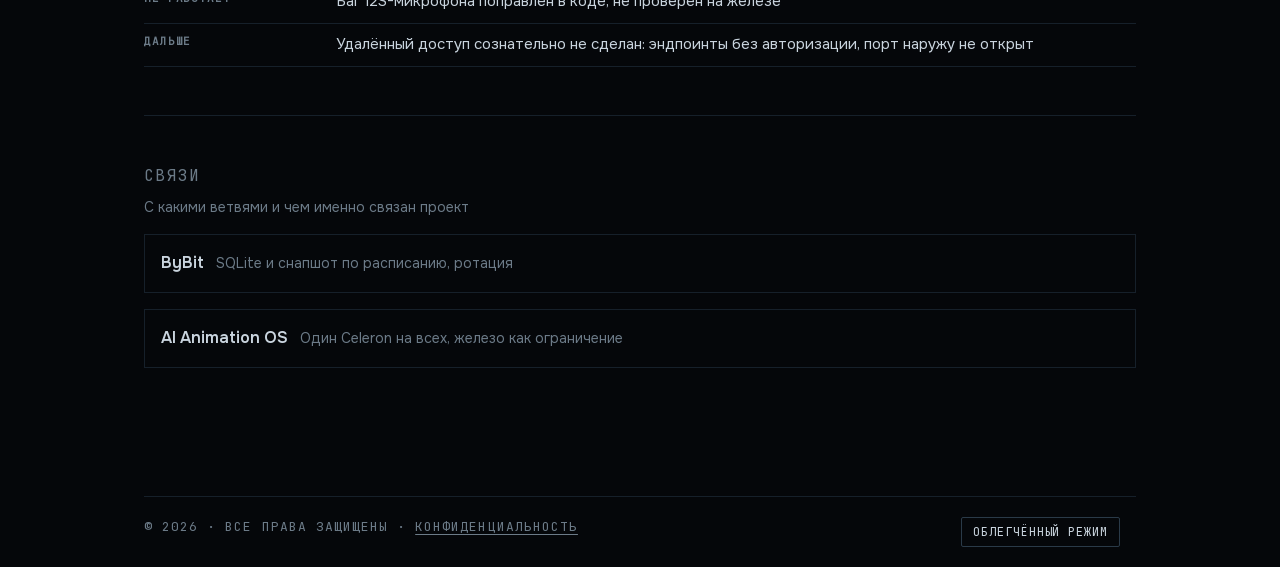
<file: b/airmonitor/index.html>
<!doctype html>
<html lang="ru">
<head>
<meta charset="utf-8">
<meta name="viewport" content="width=device-width, initial-scale=1">
<title>airmonitor — телеметрия воздуха в квартире · СТВОЛ</title>
<meta name="description" content="Семь датчиков, ThreadingHTTPServer без фреймворка, живые данные из квартиры автора с задержкой до 60 секунд.">
<link rel="canonical" href="https://fanatat.github.io/b/airmonitor">
<meta name="theme-color" content="#05070A">
<meta property="og:type" content="website">
<meta property="og:site_name" content="СТВОЛ · TRUNK">
<meta property="og:url" content="https://fanatat.github.io/b/airmonitor">
<meta property="og:title" content="airmonitor — телеметрия воздуха в квартире · СТВОЛ">
<meta property="og:description" content="Семь датчиков, ThreadingHTTPServer без фреймворка, живые данные из квартиры автора с задержкой до 60 секунд.">
<meta name="twitter:title" content="airmonitor — телеметрия воздуха в квартире · СТВОЛ">
<meta name="twitter:description" content="Семь датчиков, ThreadingHTTPServer без фреймворка, живые данные из квартиры автора с задержкой до 60 секунд.">
<meta property="og:image" content="https://fanatat.github.io/og/airmonitor.png">
<meta property="og:image:width" content="1200">
<meta property="og:image:height" content="630">
<meta name="twitter:card" content="summary_large_image">
<meta name="twitter:image" content="https://fanatat.github.io/og/airmonitor.png">
<script type="application/ld+json">{"@context":"https://schema.org","@type":"CreativeWork","name":"airmonitor","description":"Семь датчиков, ThreadingHTTPServer без фреймворка, живые данные из квартиры автора с задержкой до 60 секунд.","url":"https://fanatat.github.io/b/airmonitor","image":"https://fanatat.github.io/og/airmonitor.png","creator":{"@type":"Person","name":"Юри Хенкель"}}</script>

<link rel="stylesheet" href="/assets/boot-DUfPsGpK.css">
</head>
<body>
<a class="skip-link" href="#app">К содержимому</a>
<div class="container">
<header class="site-header">
  <a class="brand" href="/">СТВОЛ · TRUNK</a>
  <nav class="site-nav mono" aria-label="Навигация">
    <a href="/">СТВОЛ</a>
    <a href="/map">КАРТА</a>
  </nav>
</header>
</div>
<main id="app">
<div class="container">

<div class="branch-hero reveal" data-reveal-group="branch-cascade" style="--hue:#6FD3FF">
  <span class="branch-code mono">AIRMONITOR · PROD</span>
  <h1 tabindex="-1">airmonitor</h1>
  <p class="prose" style="font-size:20px">Комната, у которой есть телеметрия.</p>
</div>

<section class="block reveal" data-reveal-group="branch-cascade" id="block-b">
  <span class="block-label mono">Кадр-доказательство</span>
  <p class="prose">Семь концентрических колец на Canvas — по кольцу на датчик (T/RH, давление, освещённость, VOC/NOx, PM1/2.5/10, CO₂, шум). Кольцо пульсирует в такт своим показаниям. Пока живой контур не подключён (отдельный инкремент ТЗ-06Б) — демо-данные за прошедшие сутки, схема файла уже совпадает с будущей боевой. Кольца освещённости и шума показывают статус PRIVATE вместо значения: автор решил их не публиковать. Рядом переключатель «Сейчас / Сутки»: второй режим проигрывает скользящие 24 часа за 40 секунд со скраббером. Если метка времени устареет, механизм уходит в режим суток и показывает статус OFFLINE с последними данными.</p>
  
  <div class="mechanism-slot" data-mechanism-slot data-branch-slug="airmonitor" aria-hidden="true"></div>
</section>

<section class="block reveal" data-reveal-group="branch-cascade" id="block-c">
  <span class="block-label mono">Разрез</span>
  <ul class="arch-flow"><li>ESP32 · 7 датчиков</li><li>HTTP POST</li><li>ThreadingHTTPServer (Celeron)</li><li>SQLite снапшот</li><li>фронтенд · кольца</li></ul>
  <div class="arch-diagram" data-arch-diagram aria-hidden="true"></div>
</section>

<section class="block tradeoff-text reveal" data-reveal-group="branch-cascade" id="block-d">
  <span class="block-label mono">Цена решения</span>
  <p>Почему бэкенд — голый http.server.ThreadingHTTPServer без единого фреймворка. Потому что Celeron G3900 и 8 ГБ держат на себе двенадцать проектов, и каждый мегабайт RSS под FastAPI — это мегабайт, отобранный у чего-то живого.</p>
    <p>Trade-off назван прямо: нет валидации из коробки, нет OpenAPI, роутинг руками. Взамен — сервис, который переживает Restart=always без разговоров.</p>
</section>

<section class="block reveal" data-reveal-group="branch-cascade" id="block-e">
  <span class="block-label mono">Статус</span>
  <table class="status-table">
    <tr><th>Работает</th><td>Продакшн, systemd, Restart=always</td></tr>
    <tr><th>Не работает</th><td>Баг I2S-микрофона поправлен в коде, не проверен на железе</td></tr>
    <tr><th>Дальше</th><td>Удалённый доступ сознательно не сделан: эндпоинты без авторизации, порт наружу не открыт</td></tr>
  </table>
</section>

<section class="block reveal" data-reveal-group="branch-cascade" id="block-f">
  <span class="block-label mono">Связи</span>
  <p class="text-dim block-caption">С какими ветвями и чем именно связан проект</p>
  <ul class="bridges-list"><li><a href="/b/bybit"><span class="to-title">ByBit</span><span class="to-label">SQLite и снапшот по расписанию, ротация</span></a></li><li><a href="/b/animation-os"><span class="to-title">AI Animation OS</span><span class="to-label">Один Celeron на всех, железо как ограничение</span></a></li></ul>
</section>
</div>
</main>
<div class="container">
<footer class="site-footer">
  <span class="mono text-dim footer-legal">© 2026 · все права защищены · <a href="/privacy">конфиденциальность</a></span>
  <div class="footer-toggles">
    <button class="toggle" type="button" data-toggle="light-mode" aria-pressed="false">ОБЛЕГЧЁННЫЙ РЕЖИМ</button>
    <span class="toggle-status mono text-dim" data-toggle-status aria-live="polite"></span>
  </div>
</footer>
</div>
<script type="module" src="/assets/boot-JXMA9PpY.js"></script>
</body>
</html>
</file>
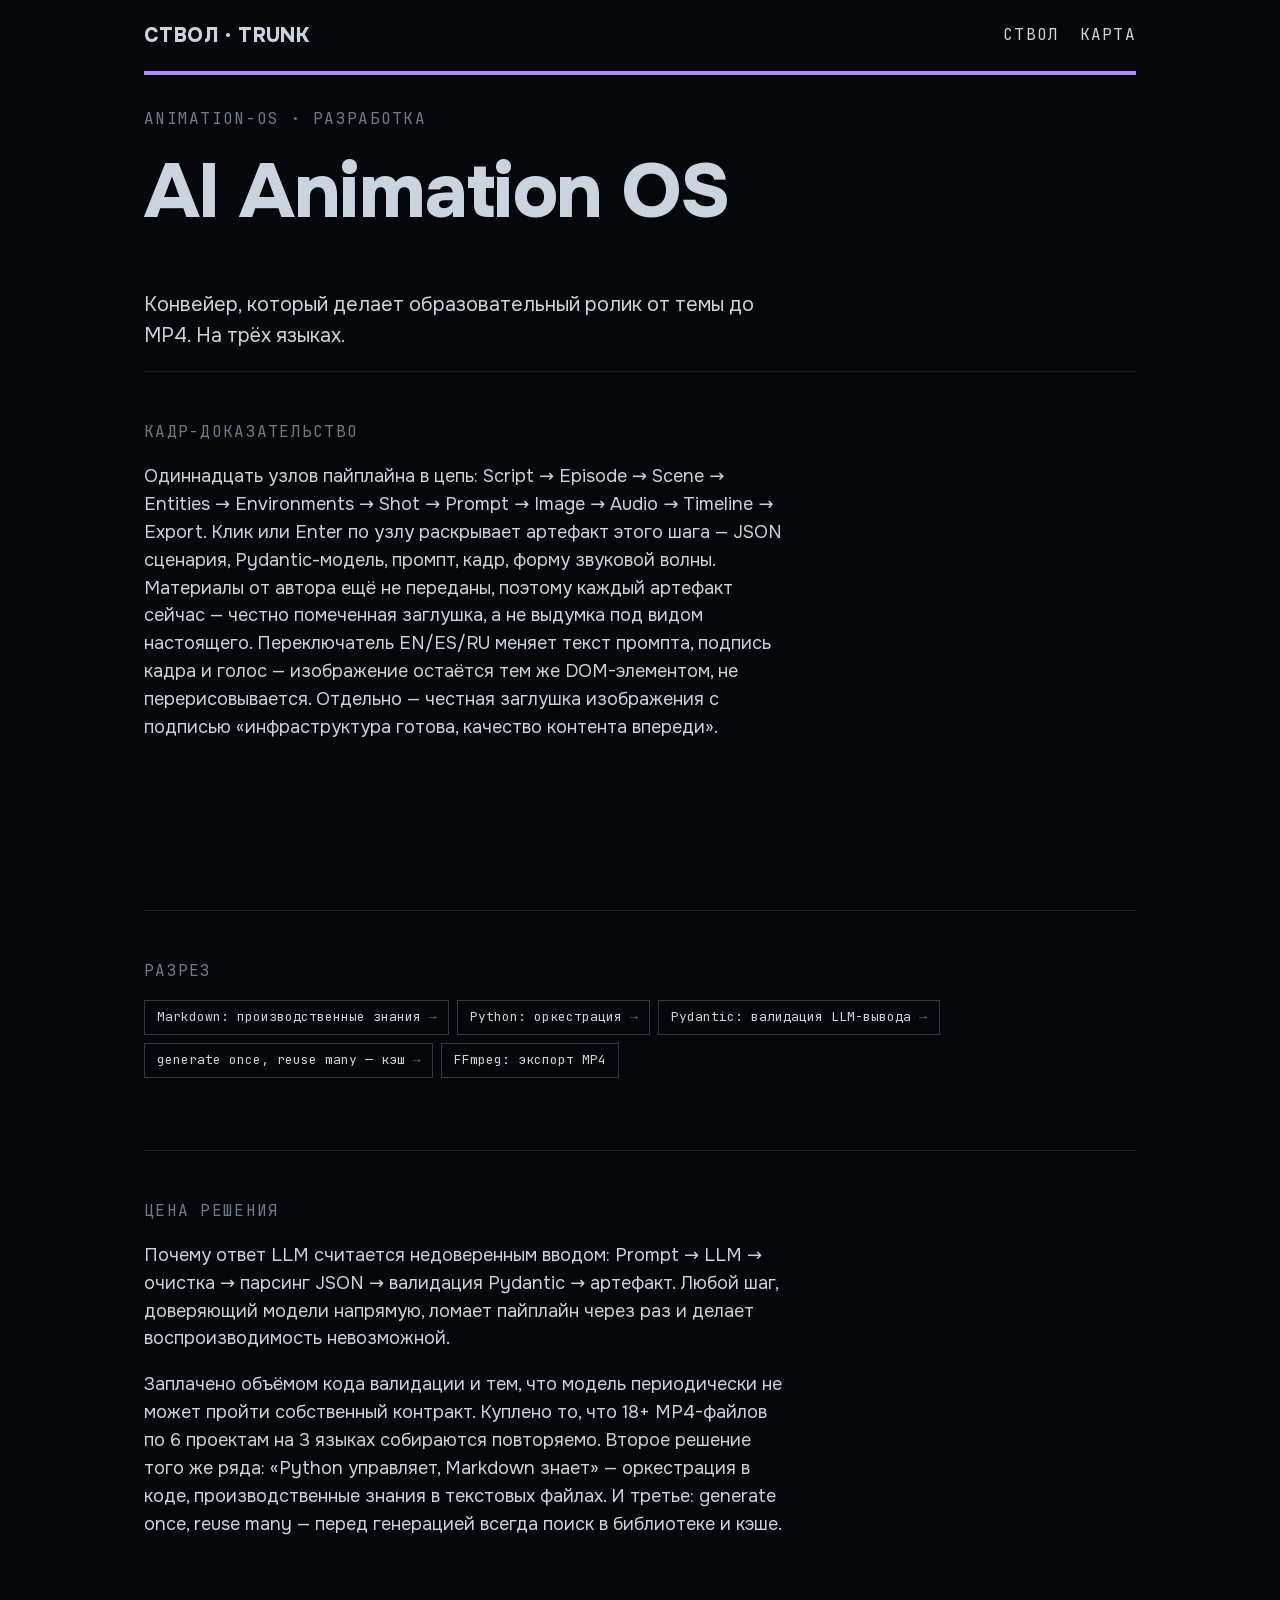
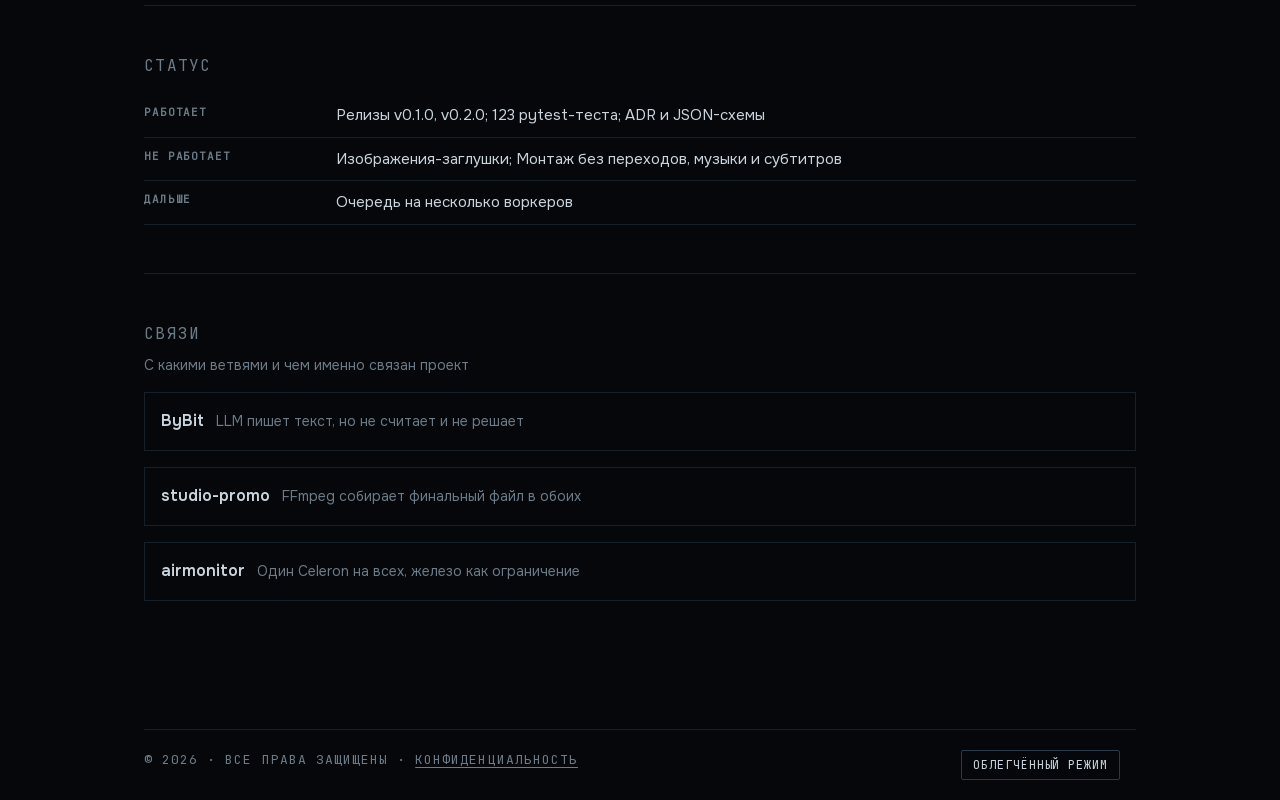
<file: b/animation-os/index.html>
<!doctype html>
<html lang="ru">
<head>
<meta charset="utf-8">
<meta name="viewport" content="width=device-width, initial-scale=1">
<title>AI Animation OS — конвейер образовательных роликов · СТВОЛ</title>
<meta name="description" content="Одиннадцать узлов пайплайна от темы до MP4 на трёх языках, LLM-вывод как недоверенный ввод.">
<link rel="canonical" href="https://fanatat.github.io/b/animation-os">
<meta name="theme-color" content="#05070A">
<meta property="og:type" content="website">
<meta property="og:site_name" content="СТВОЛ · TRUNK">
<meta property="og:url" content="https://fanatat.github.io/b/animation-os">
<meta property="og:title" content="AI Animation OS — конвейер образовательных роликов · СТВОЛ">
<meta property="og:description" content="Одиннадцать узлов пайплайна от темы до MP4 на трёх языках, LLM-вывод как недоверенный ввод.">
<meta name="twitter:title" content="AI Animation OS — конвейер образовательных роликов · СТВОЛ">
<meta name="twitter:description" content="Одиннадцать узлов пайплайна от темы до MP4 на трёх языках, LLM-вывод как недоверенный ввод.">
<meta property="og:image" content="https://fanatat.github.io/og/animation-os.png">
<meta property="og:image:width" content="1200">
<meta property="og:image:height" content="630">
<meta name="twitter:card" content="summary_large_image">
<meta name="twitter:image" content="https://fanatat.github.io/og/animation-os.png">
<script type="application/ld+json">{"@context":"https://schema.org","@type":"CreativeWork","name":"AI Animation OS","description":"Одиннадцать узлов пайплайна от темы до MP4 на трёх языках, LLM-вывод как недоверенный ввод.","url":"https://fanatat.github.io/b/animation-os","image":"https://fanatat.github.io/og/animation-os.png","creator":{"@type":"Person","name":"Юри Хенкель"}}</script>

<link rel="stylesheet" href="/assets/boot-DUfPsGpK.css">
</head>
<body>
<a class="skip-link" href="#app">К содержимому</a>
<div class="container">
<header class="site-header">
  <a class="brand" href="/">СТВОЛ · TRUNK</a>
  <nav class="site-nav mono" aria-label="Навигация">
    <a href="/">СТВОЛ</a>
    <a href="/map">КАРТА</a>
  </nav>
</header>
</div>
<main id="app">
<div class="container">

<div class="branch-hero reveal" data-reveal-group="branch-cascade" style="--hue:#B18BFF">
  <span class="branch-code mono">ANIMATION-OS · РАЗРАБОТКА</span>
  <h1 tabindex="-1">AI Animation OS</h1>
  <p class="prose" style="font-size:20px">Конвейер, который делает образовательный ролик от темы до MP4. На трёх языках.</p>
</div>

<section class="block reveal" data-reveal-group="branch-cascade" id="block-b">
  <span class="block-label mono">Кадр-доказательство</span>
  <p class="prose">Одиннадцать узлов пайплайна в цепь: Script → Episode → Scene → Entities → Environments → Shot → Prompt → Image → Audio → Timeline → Export. Клик или Enter по узлу раскрывает артефакт этого шага — JSON сценария, Pydantic-модель, промпт, кадр, форму звуковой волны. Материалы от автора ещё не переданы, поэтому каждый артефакт сейчас — честно помеченная заглушка, а не выдумка под видом настоящего. Переключатель EN/ES/RU меняет текст промпта, подпись кадра и голос — изображение остаётся тем же DOM-элементом, не перерисовывается. Отдельно — честная заглушка изображения с подписью «инфраструктура готова, качество контента впереди».</p>
  
  <div class="mechanism-slot" data-mechanism-slot data-branch-slug="animation-os" aria-hidden="true"></div>
</section>

<section class="block reveal" data-reveal-group="branch-cascade" id="block-c">
  <span class="block-label mono">Разрез</span>
  <ul class="arch-flow"><li>Markdown: производственные знания</li><li>Python: оркестрация</li><li>Pydantic: валидация LLM-вывода</li><li>generate once, reuse many — кэш</li><li>FFmpeg: экспорт MP4</li></ul>
  <div class="arch-diagram" data-arch-diagram aria-hidden="true"></div>
</section>

<section class="block tradeoff-text reveal" data-reveal-group="branch-cascade" id="block-d">
  <span class="block-label mono">Цена решения</span>
  <p>Почему ответ LLM считается недоверенным вводом: Prompt → LLM → очистка → парсинг JSON → валидация Pydantic → артефакт. Любой шаг, доверяющий модели напрямую, ломает пайплайн через раз и делает воспроизводимость невозможной.</p>
    <p>Заплачено объёмом кода валидации и тем, что модель периодически не может пройти собственный контракт. Куплено то, что 18+ MP4-файлов по 6 проектам на 3 языках собираются повторяемо. Второе решение того же ряда: «Python управляет, Markdown знает» — оркестрация в коде, производственные знания в текстовых файлах. И третье: generate once, reuse many — перед генерацией всегда поиск в библиотеке и кэше.</p>
</section>

<section class="block reveal" data-reveal-group="branch-cascade" id="block-e">
  <span class="block-label mono">Статус</span>
  <table class="status-table">
    <tr><th>Работает</th><td>Релизы v0.1.0, v0.2.0; 123 pytest-теста; ADR и JSON-схемы</td></tr>
    <tr><th>Не работает</th><td>Изображения-заглушки; Монтаж без переходов, музыки и субтитров</td></tr>
    <tr><th>Дальше</th><td>Очередь на несколько воркеров</td></tr>
  </table>
</section>

<section class="block reveal" data-reveal-group="branch-cascade" id="block-f">
  <span class="block-label mono">Связи</span>
  <p class="text-dim block-caption">С какими ветвями и чем именно связан проект</p>
  <ul class="bridges-list"><li><a href="/b/bybit"><span class="to-title">ByBit</span><span class="to-label">LLM пишет текст, но не считает и не решает</span></a></li><li><a href="/b/studio-promo"><span class="to-title">studio-promo</span><span class="to-label">FFmpeg собирает финальный файл в обоих</span></a></li><li><a href="/b/airmonitor"><span class="to-title">airmonitor</span><span class="to-label">Один Celeron на всех, железо как ограничение</span></a></li></ul>
</section>
</div>
</main>
<div class="container">
<footer class="site-footer">
  <span class="mono text-dim footer-legal">© 2026 · все права защищены · <a href="/privacy">конфиденциальность</a></span>
  <div class="footer-toggles">
    <button class="toggle" type="button" data-toggle="light-mode" aria-pressed="false">ОБЛЕГЧЁННЫЙ РЕЖИМ</button>
    <span class="toggle-status mono text-dim" data-toggle-status aria-live="polite"></span>
  </div>
</footer>
</div>
<script type="module" src="/assets/boot-JXMA9PpY.js"></script>
</body>
</html>
</file>
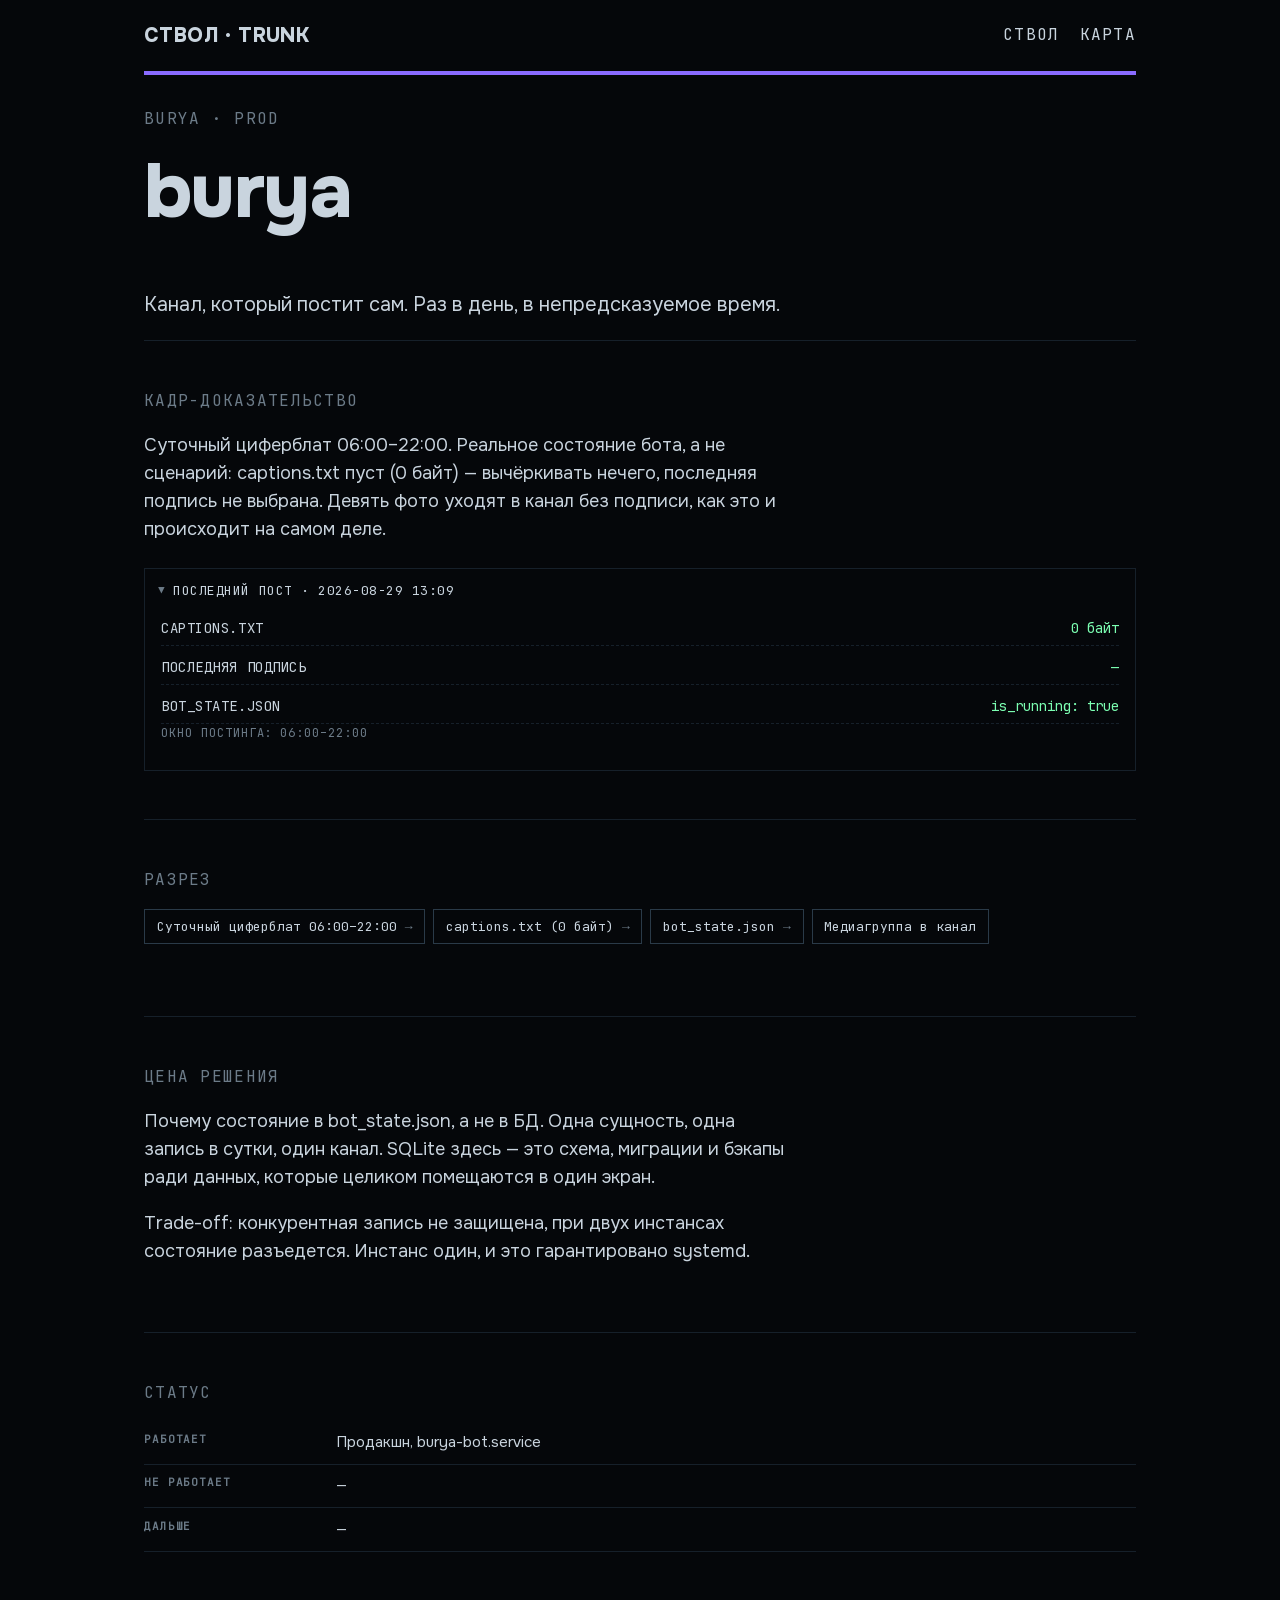
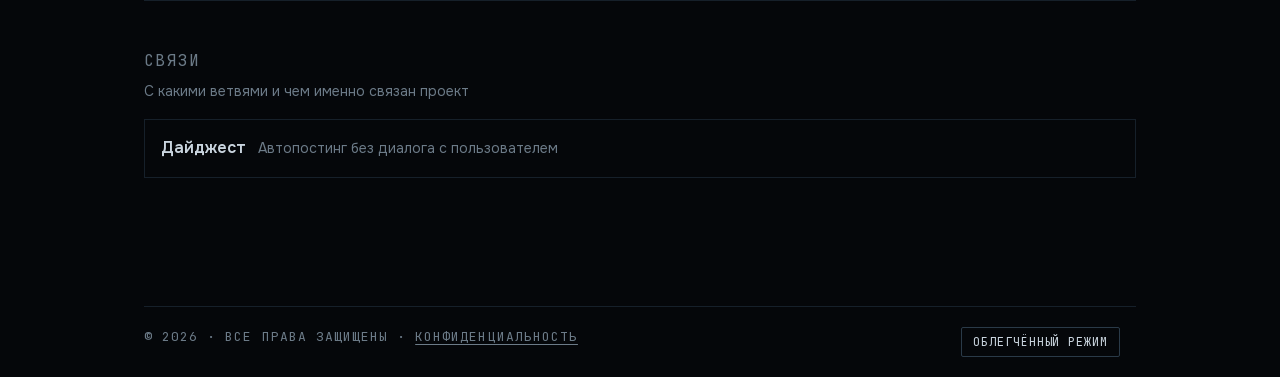
<file: b/burya/index.html>
<!doctype html>
<html lang="ru">
<head>
<meta charset="utf-8">
<meta name="viewport" content="width=device-width, initial-scale=1">
<title>burya — канал, который постит сам · СТВОЛ</title>
<meta name="description" content="Суточный циферблат, вычёркивание подписей на глазах, состояние в одном JSON-файле.">
<link rel="canonical" href="https://fanatat.github.io/b/burya">
<meta name="theme-color" content="#05070A">
<meta property="og:type" content="website">
<meta property="og:site_name" content="СТВОЛ · TRUNK">
<meta property="og:url" content="https://fanatat.github.io/b/burya">
<meta property="og:title" content="burya — канал, который постит сам · СТВОЛ">
<meta property="og:description" content="Суточный циферблат, вычёркивание подписей на глазах, состояние в одном JSON-файле.">
<meta name="twitter:title" content="burya — канал, который постит сам · СТВОЛ">
<meta name="twitter:description" content="Суточный циферблат, вычёркивание подписей на глазах, состояние в одном JSON-файле.">
<meta property="og:image" content="https://fanatat.github.io/og/burya.png">
<meta property="og:image:width" content="1200">
<meta property="og:image:height" content="630">
<meta name="twitter:card" content="summary_large_image">
<meta name="twitter:image" content="https://fanatat.github.io/og/burya.png">
<script type="application/ld+json">{"@context":"https://schema.org","@type":"CreativeWork","name":"burya","description":"Суточный циферблат, вычёркивание подписей на глазах, состояние в одном JSON-файле.","url":"https://fanatat.github.io/b/burya","image":"https://fanatat.github.io/og/burya.png","creator":{"@type":"Person","name":"Юри Хенкель"},"sameAs":["https://t.me/burya_project"]}</script>

<link rel="stylesheet" href="/assets/boot-DUfPsGpK.css">
</head>
<body>
<a class="skip-link" href="#app">К содержимому</a>
<div class="container">
<header class="site-header">
  <a class="brand" href="/">СТВОЛ · TRUNK</a>
  <nav class="site-nav mono" aria-label="Навигация">
    <a href="/">СТВОЛ</a>
    <a href="/map">КАРТА</a>
  </nav>
</header>
</div>
<main id="app">
<div class="container">

<div class="branch-hero reveal" data-reveal-group="branch-cascade" style="--hue:#8A6BFF">
  <span class="branch-code mono">BURYA · PROD</span>
  <h1 tabindex="-1">burya</h1>
  <p class="prose" style="font-size:20px">Канал, который постит сам. Раз в день, в непредсказуемое время.</p>
</div>

<section class="block reveal" data-reveal-group="branch-cascade" id="block-b">
  <span class="block-label mono">Кадр-доказательство</span>
  <p class="prose">Суточный циферблат 06:00–22:00. Реальное состояние бота, а не сценарий: captions.txt пуст (0 байт) — вычёркивать нечего, последняя подпись не выбрана. Девять фото уходят в канал без подписи, как это и происходит на самом деле.</p>
  
  <div class="mechanism-slot" data-mechanism-slot data-branch-slug="burya"><details class="mech-artifact mech-details" open><summary>Последний пост · 2026-08-29 13:09</summary><div class="mech-body"><ul class="mech-checklist"><li class="mech-check"><span class="mech-check-id mono">captions.txt</span><span class="mech-check-status">0 байт</span></li><li class="mech-check"><span class="mech-check-id mono">Последняя подпись</span><span class="mech-check-status">—</span></li><li class="mech-check"><span class="mech-check-id mono">bot_state.json</span><span class="mech-check-status">is_running: true</span></li></ul><p class="mech-meta mono text-dim">Окно постинга: 06:00–22:00</p></div></details></div>
</section>

<section class="block reveal" data-reveal-group="branch-cascade" id="block-c">
  <span class="block-label mono">Разрез</span>
  <ul class="arch-flow"><li>Суточный циферблат 06:00–22:00</li><li>captions.txt (0 байт)</li><li>bot_state.json</li><li>Медиагруппа в канал</li></ul>
  <div class="arch-diagram" data-arch-diagram aria-hidden="true"></div>
</section>

<section class="block tradeoff-text reveal" data-reveal-group="branch-cascade" id="block-d">
  <span class="block-label mono">Цена решения</span>
  <p>Почему состояние в bot_state.json, а не в БД. Одна сущность, одна запись в сутки, один канал. SQLite здесь — это схема, миграции и бэкапы ради данных, которые целиком помещаются в один экран.</p>
    <p>Trade-off: конкурентная запись не защищена, при двух инстансах состояние разъедется. Инстанс один, и это гарантировано systemd.</p>
</section>

<section class="block reveal" data-reveal-group="branch-cascade" id="block-e">
  <span class="block-label mono">Статус</span>
  <table class="status-table">
    <tr><th>Работает</th><td>Продакшн, burya-bot.service</td></tr>
    <tr><th>Не работает</th><td>—</td></tr>
    <tr><th>Дальше</th><td>—</td></tr>
  </table>
</section>

<section class="block reveal" data-reveal-group="branch-cascade" id="block-f">
  <span class="block-label mono">Связи</span>
  <p class="text-dim block-caption">С какими ветвями и чем именно связан проект</p>
  <ul class="bridges-list"><li><a href="/b/video-digest"><span class="to-title">Дайджест</span><span class="to-label">Автопостинг без диалога с пользователем</span></a></li></ul>
</section>
</div>
</main>
<div class="container">
<footer class="site-footer">
  <span class="mono text-dim footer-legal">© 2026 · все права защищены · <a href="/privacy">конфиденциальность</a></span>
  <div class="footer-toggles">
    <button class="toggle" type="button" data-toggle="light-mode" aria-pressed="false">ОБЛЕГЧЁННЫЙ РЕЖИМ</button>
    <span class="toggle-status mono text-dim" data-toggle-status aria-live="polite"></span>
  </div>
</footer>
</div>
<script type="module" src="/assets/boot-JXMA9PpY.js"></script>
</body>
</html>
</file>
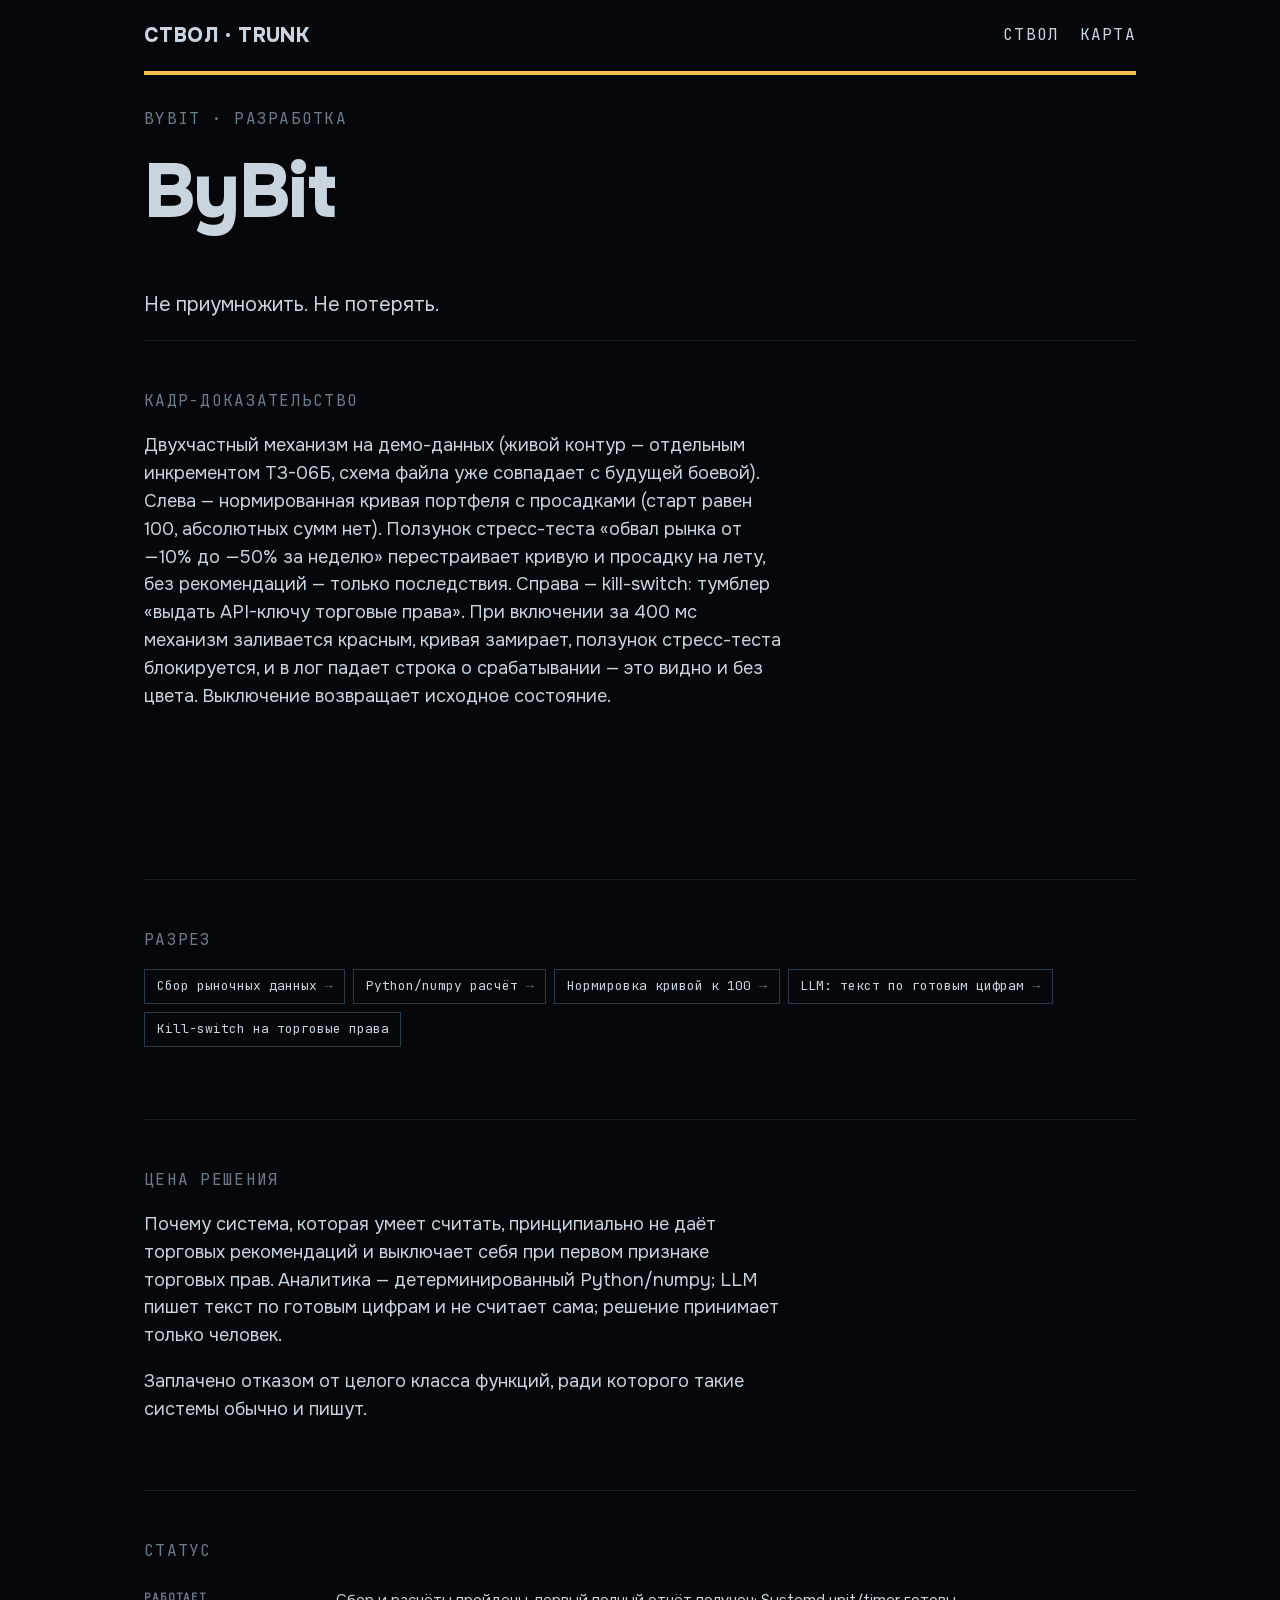
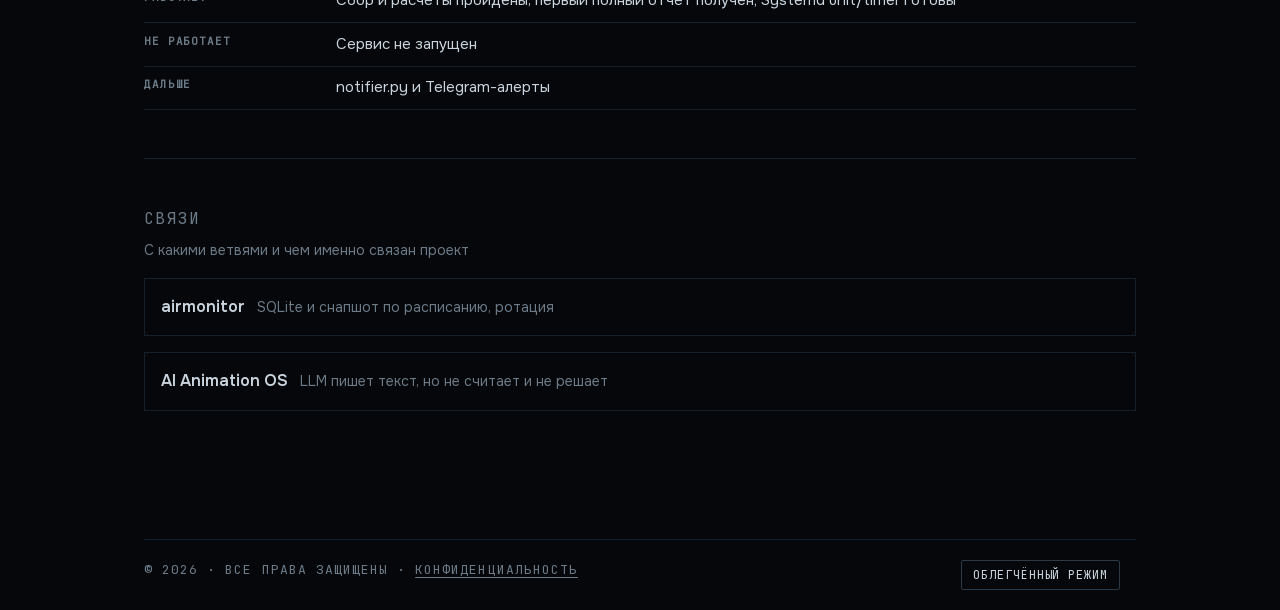
<file: b/bybit/index.html>
<!doctype html>
<html lang="ru">
<head>
<meta charset="utf-8">
<meta name="viewport" content="width=device-width, initial-scale=1">
<title>ByBit — риск-аналитика без рекомендаций · СТВОЛ</title>
<meta name="description" content="Нормированная кривая портфеля, стресс-тест, kill-switch на торговые права API-ключа.">
<link rel="canonical" href="https://fanatat.github.io/b/bybit">
<meta name="theme-color" content="#05070A">
<meta property="og:type" content="website">
<meta property="og:site_name" content="СТВОЛ · TRUNK">
<meta property="og:url" content="https://fanatat.github.io/b/bybit">
<meta property="og:title" content="ByBit — риск-аналитика без рекомендаций · СТВОЛ">
<meta property="og:description" content="Нормированная кривая портфеля, стресс-тест, kill-switch на торговые права API-ключа.">
<meta name="twitter:title" content="ByBit — риск-аналитика без рекомендаций · СТВОЛ">
<meta name="twitter:description" content="Нормированная кривая портфеля, стресс-тест, kill-switch на торговые права API-ключа.">
<meta property="og:image" content="https://fanatat.github.io/og/bybit.png">
<meta property="og:image:width" content="1200">
<meta property="og:image:height" content="630">
<meta name="twitter:card" content="summary_large_image">
<meta name="twitter:image" content="https://fanatat.github.io/og/bybit.png">
<script type="application/ld+json">{"@context":"https://schema.org","@type":"CreativeWork","name":"ByBit","description":"Нормированная кривая портфеля, стресс-тест, kill-switch на торговые права API-ключа.","url":"https://fanatat.github.io/b/bybit","image":"https://fanatat.github.io/og/bybit.png","creator":{"@type":"Person","name":"Юри Хенкель"}}</script>

<link rel="stylesheet" href="/assets/boot-DUfPsGpK.css">
</head>
<body>
<a class="skip-link" href="#app">К содержимому</a>
<div class="container">
<header class="site-header">
  <a class="brand" href="/">СТВОЛ · TRUNK</a>
  <nav class="site-nav mono" aria-label="Навигация">
    <a href="/">СТВОЛ</a>
    <a href="/map">КАРТА</a>
  </nav>
</header>
</div>
<main id="app">
<div class="container">

<div class="branch-hero reveal" data-reveal-group="branch-cascade" style="--hue:#F2C14E">
  <span class="branch-code mono">BYBIT · РАЗРАБОТКА</span>
  <h1 tabindex="-1">ByBit</h1>
  <p class="prose" style="font-size:20px">Не приумножить. Не потерять.</p>
</div>

<section class="block reveal" data-reveal-group="branch-cascade" id="block-b">
  <span class="block-label mono">Кадр-доказательство</span>
  <p class="prose">Двухчастный механизм на демо-данных (живой контур — отдельным инкрементом ТЗ-06Б, схема файла уже совпадает с будущей боевой). Слева — нормированная кривая портфеля с просадками (старт равен 100, абсолютных сумм нет). Ползунок стресс-теста «обвал рынка от −10% до −50% за неделю» перестраивает кривую и просадку на лету, без рекомендаций — только последствия. Справа — kill-switch: тумблер «выдать API-ключу торговые права». При включении за 400 мс механизм заливается красным, кривая замирает, ползунок стресс-теста блокируется, и в лог падает строка о срабатывании — это видно и без цвета. Выключение возвращает исходное состояние.</p>
  
  <div class="mechanism-slot" data-mechanism-slot data-branch-slug="bybit" aria-hidden="true"></div>
</section>

<section class="block reveal" data-reveal-group="branch-cascade" id="block-c">
  <span class="block-label mono">Разрез</span>
  <ul class="arch-flow"><li>Сбор рыночных данных</li><li>Python/numpy расчёт</li><li>Нормировка кривой к 100</li><li>LLM: текст по готовым цифрам</li><li>Kill-switch на торговые права</li></ul>
  <div class="arch-diagram" data-arch-diagram aria-hidden="true"></div>
</section>

<section class="block tradeoff-text reveal" data-reveal-group="branch-cascade" id="block-d">
  <span class="block-label mono">Цена решения</span>
  <p>Почему система, которая умеет считать, принципиально не даёт торговых рекомендаций и выключает себя при первом признаке торговых прав. Аналитика — детерминированный Python/numpy; LLM пишет текст по готовым цифрам и не считает сама; решение принимает только человек.</p>
    <p>Заплачено отказом от целого класса функций, ради которого такие системы обычно и пишут.</p>
</section>

<section class="block reveal" data-reveal-group="branch-cascade" id="block-e">
  <span class="block-label mono">Статус</span>
  <table class="status-table">
    <tr><th>Работает</th><td>Сбор и расчёты пройдены, первый полный отчёт получен; Systemd unit/timer готовы</td></tr>
    <tr><th>Не работает</th><td>Сервис не запущен</td></tr>
    <tr><th>Дальше</th><td>notifier.py и Telegram-алерты</td></tr>
  </table>
</section>

<section class="block reveal" data-reveal-group="branch-cascade" id="block-f">
  <span class="block-label mono">Связи</span>
  <p class="text-dim block-caption">С какими ветвями и чем именно связан проект</p>
  <ul class="bridges-list"><li><a href="/b/airmonitor"><span class="to-title">airmonitor</span><span class="to-label">SQLite и снапшот по расписанию, ротация</span></a></li><li><a href="/b/animation-os"><span class="to-title">AI Animation OS</span><span class="to-label">LLM пишет текст, но не считает и не решает</span></a></li></ul>
</section>
</div>
</main>
<div class="container">
<footer class="site-footer">
  <span class="mono text-dim footer-legal">© 2026 · все права защищены · <a href="/privacy">конфиденциальность</a></span>
  <div class="footer-toggles">
    <button class="toggle" type="button" data-toggle="light-mode" aria-pressed="false">ОБЛЕГЧЁННЫЙ РЕЖИМ</button>
    <span class="toggle-status mono text-dim" data-toggle-status aria-live="polite"></span>
  </div>
</footer>
</div>
<script type="module" src="/assets/boot-JXMA9PpY.js"></script>
</body>
</html>
</file>
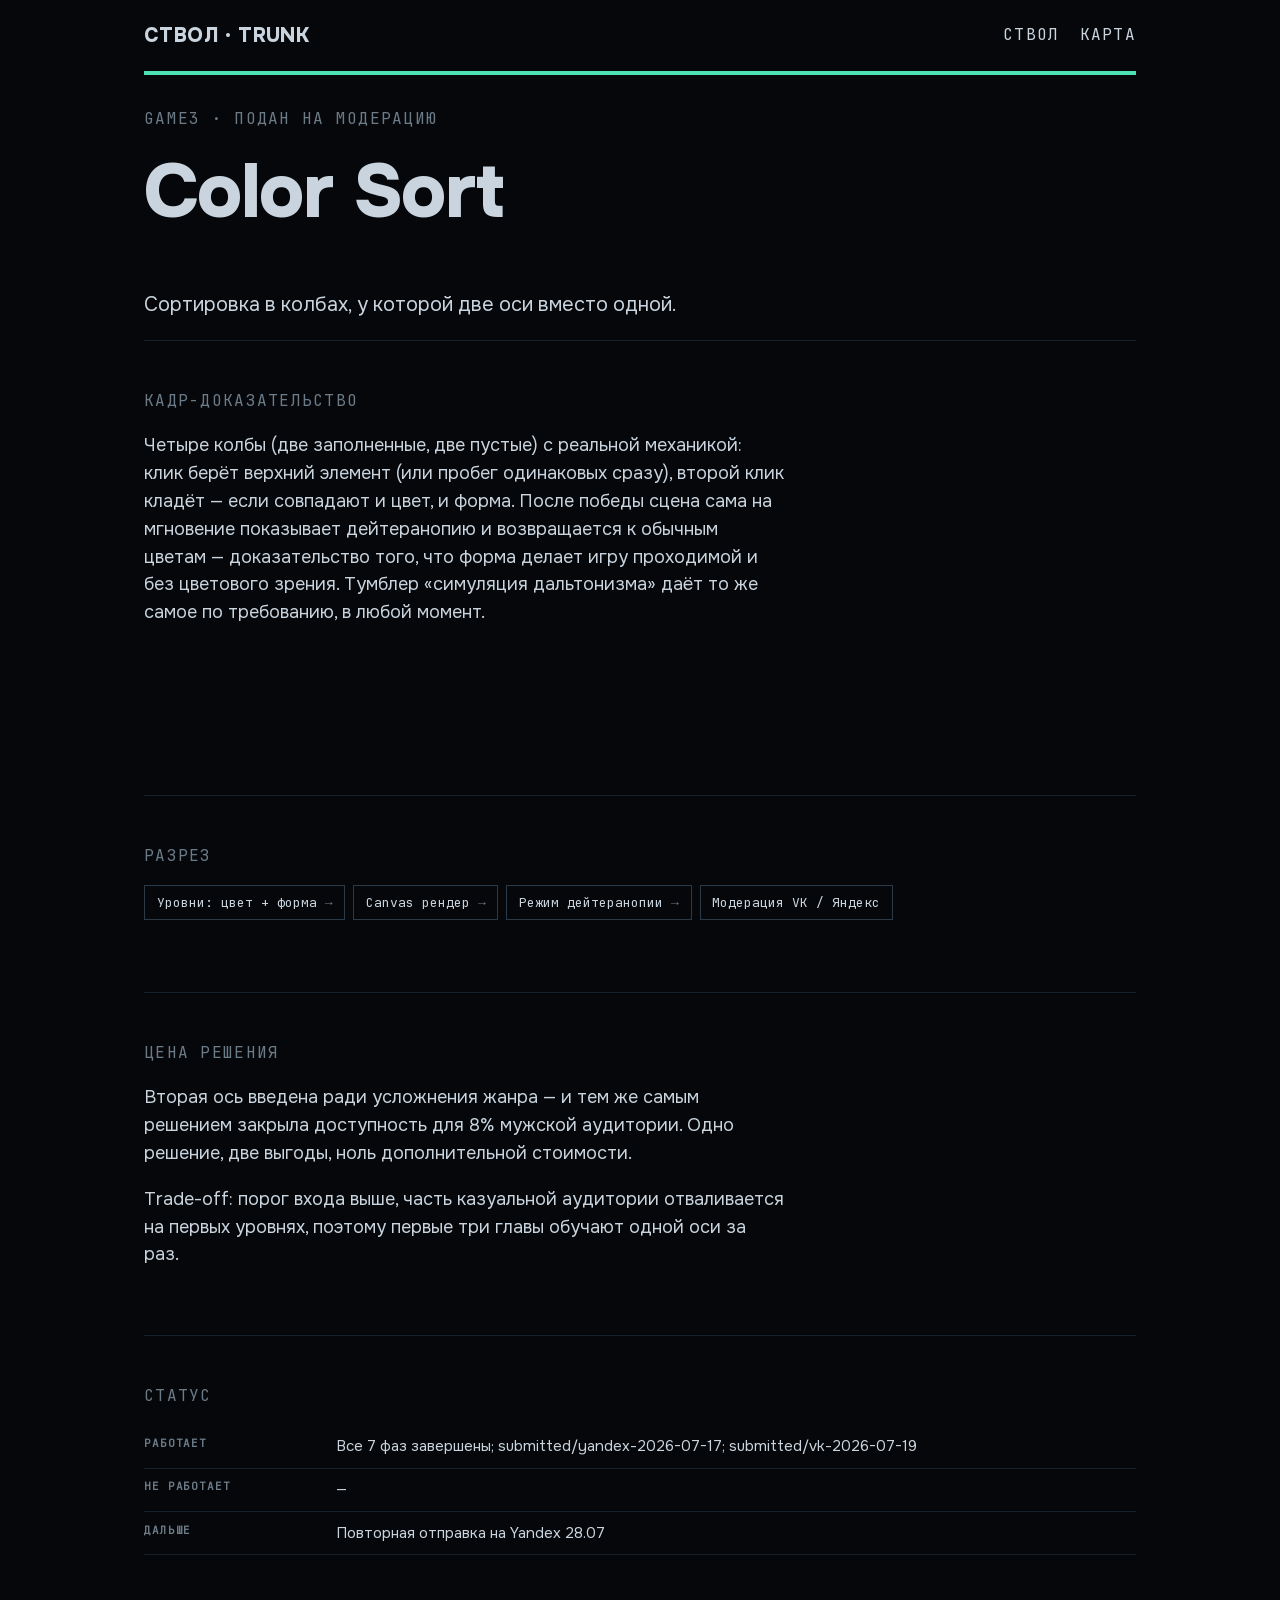
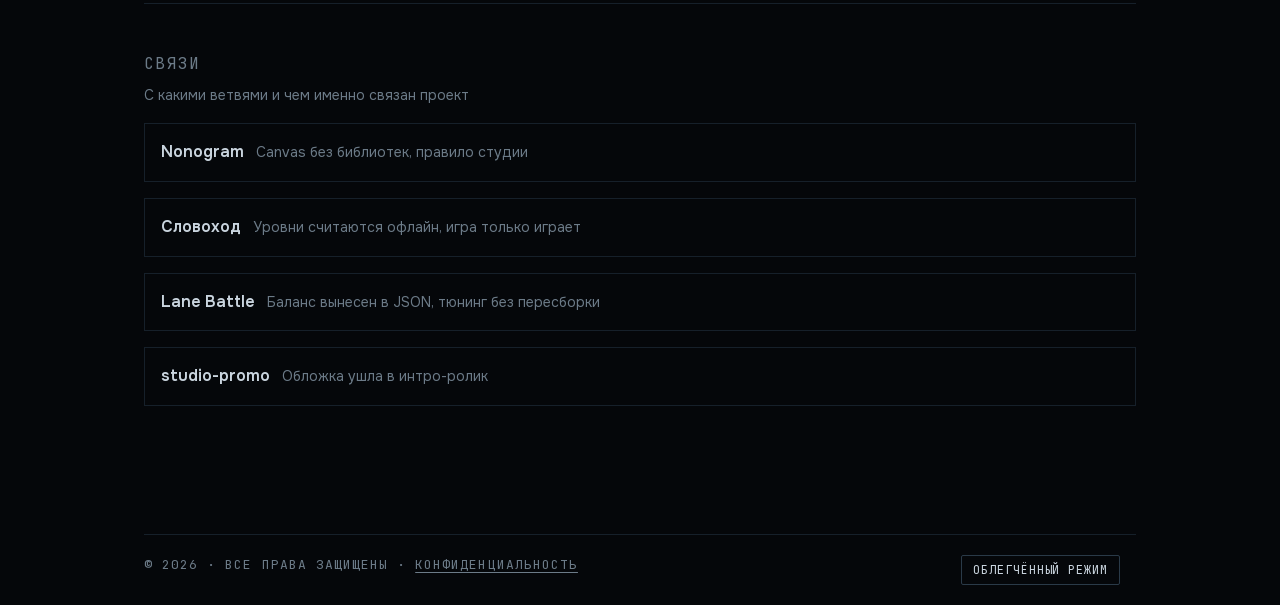
<file: b/color-sort/index.html>
<!doctype html>
<html lang="ru">
<head>
<meta charset="utf-8">
<meta name="viewport" content="width=device-width, initial-scale=1">
<title>Color Sort — сортировка по цвету и форме · СТВОЛ</title>
<meta name="description" content="Две оси сортировки сразу и режим симуляции дальтонизма без потери проходимости.">
<link rel="canonical" href="https://fanatat.github.io/b/color-sort">
<meta name="theme-color" content="#05070A">
<meta property="og:type" content="website">
<meta property="og:site_name" content="СТВОЛ · TRUNK">
<meta property="og:url" content="https://fanatat.github.io/b/color-sort">
<meta property="og:title" content="Color Sort — сортировка по цвету и форме · СТВОЛ">
<meta property="og:description" content="Две оси сортировки сразу и режим симуляции дальтонизма без потери проходимости.">
<meta name="twitter:title" content="Color Sort — сортировка по цвету и форме · СТВОЛ">
<meta name="twitter:description" content="Две оси сортировки сразу и режим симуляции дальтонизма без потери проходимости.">
<meta property="og:image" content="https://fanatat.github.io/og/color-sort.png">
<meta property="og:image:width" content="1200">
<meta property="og:image:height" content="630">
<meta name="twitter:card" content="summary_large_image">
<meta name="twitter:image" content="https://fanatat.github.io/og/color-sort.png">
<script type="application/ld+json">{"@context":"https://schema.org","@type":"CreativeWork","name":"Color Sort","description":"Две оси сортировки сразу и режим симуляции дальтонизма без потери проходимости.","url":"https://fanatat.github.io/b/color-sort","image":"https://fanatat.github.io/og/color-sort.png","creator":{"@type":"Person","name":"Юри Хенкель"}}</script>

<link rel="stylesheet" href="/assets/boot-DUfPsGpK.css">
</head>
<body>
<a class="skip-link" href="#app">К содержимому</a>
<div class="container">
<header class="site-header">
  <a class="brand" href="/">СТВОЛ · TRUNK</a>
  <nav class="site-nav mono" aria-label="Навигация">
    <a href="/">СТВОЛ</a>
    <a href="/map">КАРТА</a>
  </nav>
</header>
</div>
<main id="app">
<div class="container">

<div class="branch-hero reveal" data-reveal-group="branch-cascade" style="--hue:#4CE0B3">
  <span class="branch-code mono">GAME3 · ПОДАН НА МОДЕРАЦИЮ</span>
  <h1 tabindex="-1">Color Sort</h1>
  <p class="prose" style="font-size:20px">Сортировка в колбах, у которой две оси вместо одной.</p>
</div>

<section class="block reveal" data-reveal-group="branch-cascade" id="block-b">
  <span class="block-label mono">Кадр-доказательство</span>
  <p class="prose">Четыре колбы (две заполненные, две пустые) с реальной механикой: клик берёт верхний элемент (или пробег одинаковых сразу), второй клик кладёт — если совпадают и цвет, и форма. После победы сцена сама на мгновение показывает дейтеранопию и возвращается к обычным цветам — доказательство того, что форма делает игру проходимой и без цветового зрения. Тумблер «симуляция дальтонизма» даёт то же самое по требованию, в любой момент.</p>
  
  <div class="mechanism-slot" data-mechanism-slot data-branch-slug="color-sort" aria-hidden="true"></div>
</section>

<section class="block reveal" data-reveal-group="branch-cascade" id="block-c">
  <span class="block-label mono">Разрез</span>
  <ul class="arch-flow"><li>Уровни: цвет + форма</li><li>Canvas рендер</li><li>Режим дейтеранопии</li><li>Модерация VK / Яндекс</li></ul>
  <div class="arch-diagram" data-arch-diagram aria-hidden="true"></div>
</section>

<section class="block tradeoff-text reveal" data-reveal-group="branch-cascade" id="block-d">
  <span class="block-label mono">Цена решения</span>
  <p>Вторая ось введена ради усложнения жанра — и тем же самым решением закрыла доступность для 8% мужской аудитории. Одно решение, две выгоды, ноль дополнительной стоимости.</p>
    <p>Trade-off: порог входа выше, часть казуальной аудитории отваливается на первых уровнях, поэтому первые три главы обучают одной оси за раз.</p>
</section>

<section class="block reveal" data-reveal-group="branch-cascade" id="block-e">
  <span class="block-label mono">Статус</span>
  <table class="status-table">
    <tr><th>Работает</th><td>Все 7 фаз завершены; submitted/yandex-2026-07-17; submitted/vk-2026-07-19</td></tr>
    <tr><th>Не работает</th><td>—</td></tr>
    <tr><th>Дальше</th><td>Повторная отправка на Yandex 28.07</td></tr>
  </table>
</section>

<section class="block reveal" data-reveal-group="branch-cascade" id="block-f">
  <span class="block-label mono">Связи</span>
  <p class="text-dim block-caption">С какими ветвями и чем именно связан проект</p>
  <ul class="bridges-list"><li><a href="/b/nonogram"><span class="to-title">Nonogram</span><span class="to-label">Canvas без библиотек, правило студии</span></a></li><li><a href="/b/filword"><span class="to-title">Словоход</span><span class="to-label">Уровни считаются офлайн, игра только играет</span></a></li><li><a href="/b/lane-battle"><span class="to-title">Lane Battle</span><span class="to-label">Баланс вынесен в JSON, тюнинг без пересборки</span></a></li><li><a href="/b/studio-promo"><span class="to-title">studio-promo</span><span class="to-label">Обложка ушла в интро-ролик</span></a></li></ul>
</section>
</div>
</main>
<div class="container">
<footer class="site-footer">
  <span class="mono text-dim footer-legal">© 2026 · все права защищены · <a href="/privacy">конфиденциальность</a></span>
  <div class="footer-toggles">
    <button class="toggle" type="button" data-toggle="light-mode" aria-pressed="false">ОБЛЕГЧЁННЫЙ РЕЖИМ</button>
    <span class="toggle-status mono text-dim" data-toggle-status aria-live="polite"></span>
  </div>
</footer>
</div>
<script type="module" src="/assets/boot-JXMA9PpY.js"></script>
</body>
</html>
</file>
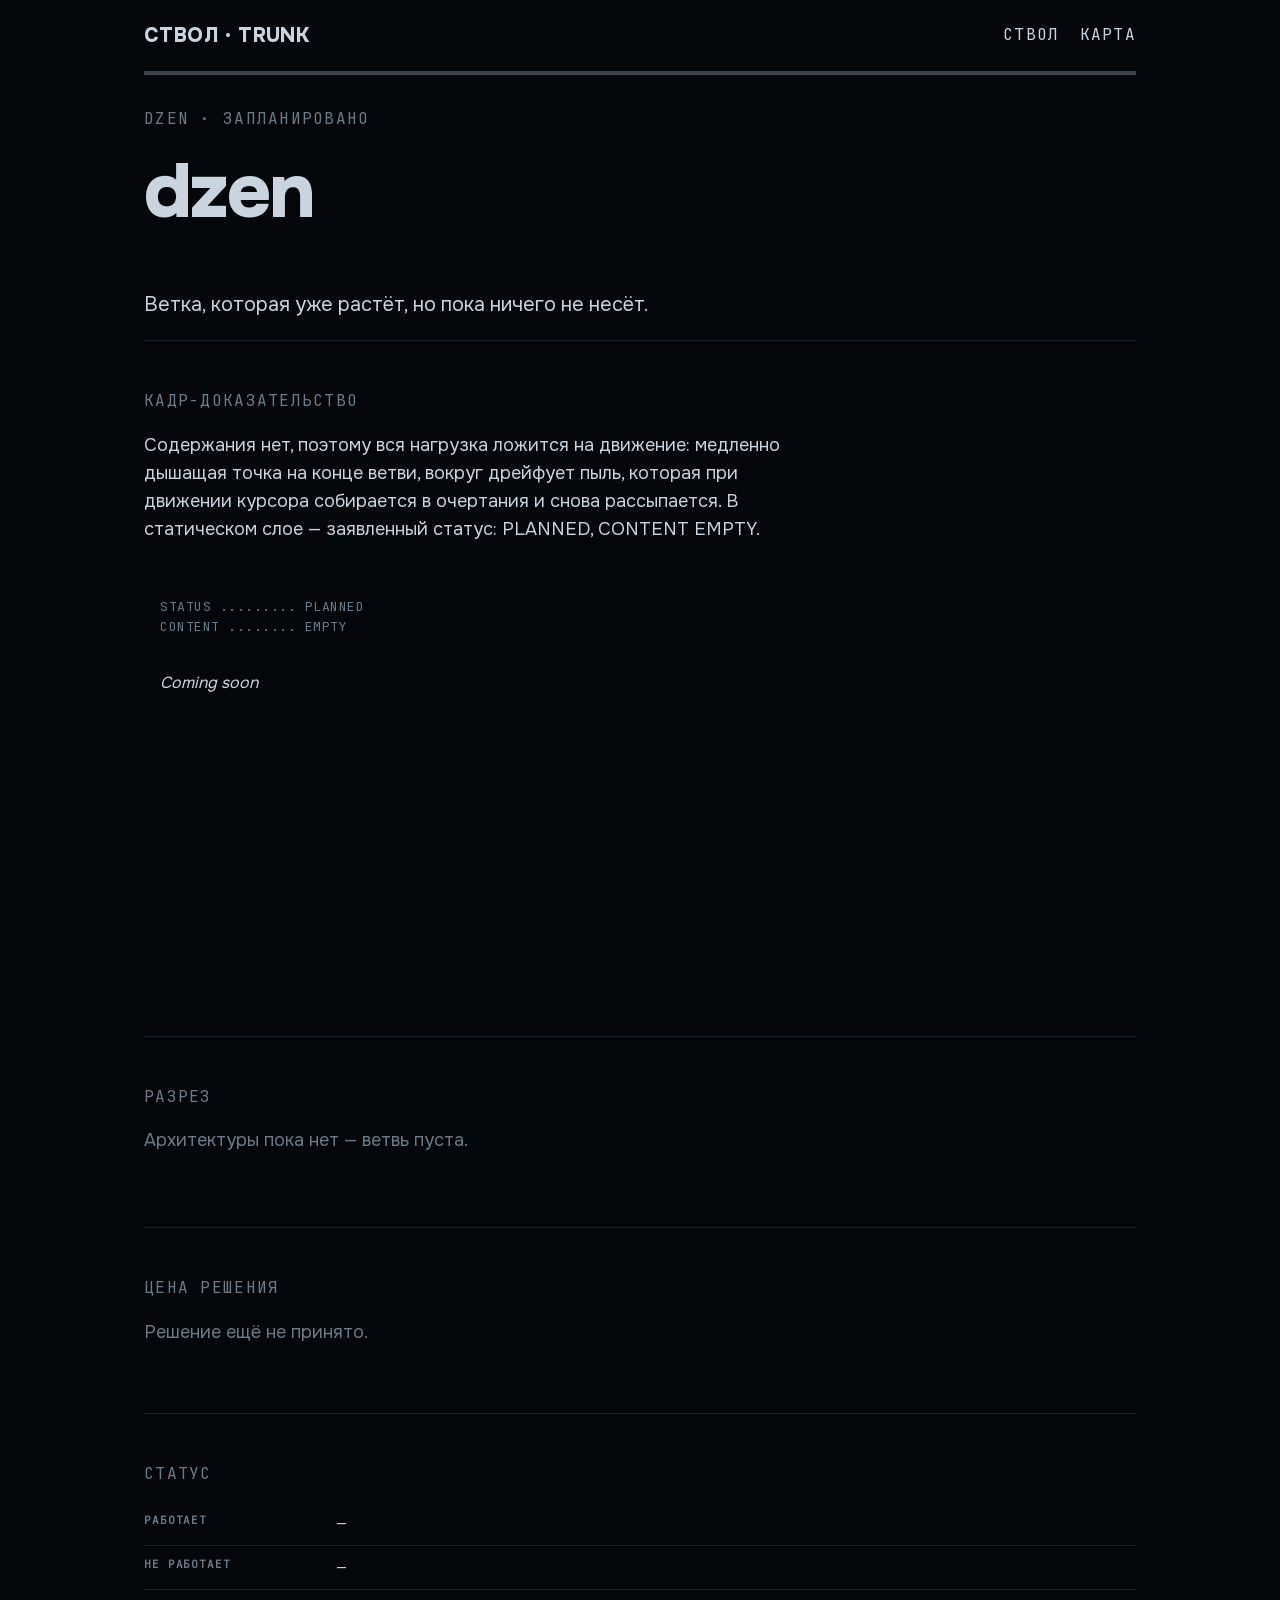
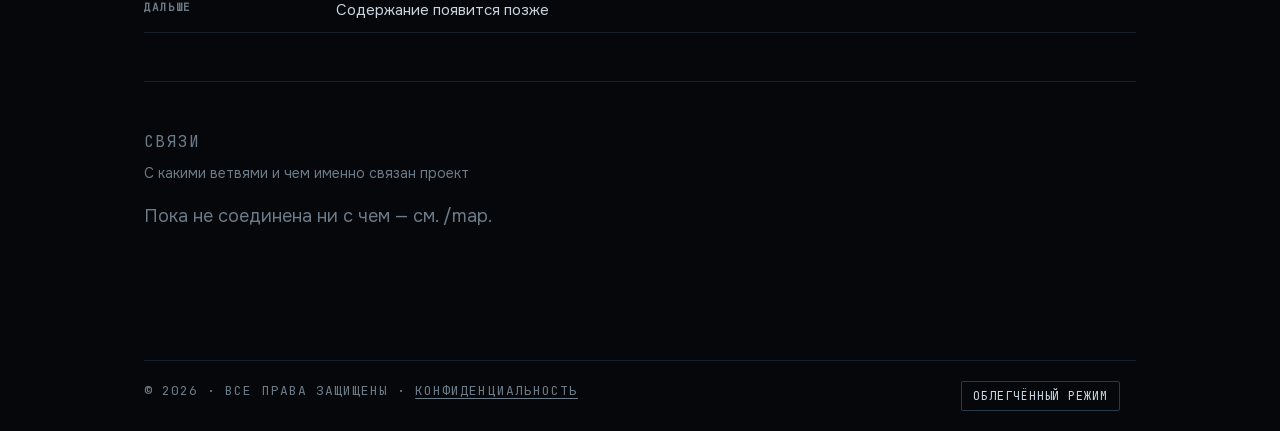
<file: b/dzen/index.html>
<!doctype html>
<html lang="ru">
<head>
<meta charset="utf-8">
<meta name="viewport" content="width=device-width, initial-scale=1">
<title>dzen — запланировано · СТВОЛ</title>
<meta name="description" content="Ветка без содержания, оставлена в графе как честная заготовка автора.">
<link rel="canonical" href="https://fanatat.github.io/b/dzen">
<meta name="theme-color" content="#05070A">
<meta property="og:type" content="website">
<meta property="og:site_name" content="СТВОЛ · TRUNK">
<meta property="og:url" content="https://fanatat.github.io/b/dzen">
<meta property="og:title" content="dzen — запланировано · СТВОЛ">
<meta property="og:description" content="Ветка без содержания, оставлена в графе как честная заготовка автора.">
<meta name="twitter:title" content="dzen — запланировано · СТВОЛ">
<meta name="twitter:description" content="Ветка без содержания, оставлена в графе как честная заготовка автора.">
<meta property="og:image" content="https://fanatat.github.io/og/dzen.png">
<meta property="og:image:width" content="1200">
<meta property="og:image:height" content="630">
<meta name="twitter:card" content="summary_large_image">
<meta name="twitter:image" content="https://fanatat.github.io/og/dzen.png">
<script type="application/ld+json">{"@context":"https://schema.org","@type":"CreativeWork","name":"dzen","description":"Ветка без содержания, оставлена в графе как честная заготовка автора.","url":"https://fanatat.github.io/b/dzen","image":"https://fanatat.github.io/og/dzen.png","creator":{"@type":"Person","name":"Юри Хенкель"}}</script>

<link rel="stylesheet" href="/assets/boot-DUfPsGpK.css">
</head>
<body>
<a class="skip-link" href="#app">К содержимому</a>
<div class="container">
<header class="site-header">
  <a class="brand" href="/">СТВОЛ · TRUNK</a>
  <nav class="site-nav mono" aria-label="Навигация">
    <a href="/">СТВОЛ</a>
    <a href="/map">КАРТА</a>
  </nav>
</header>
</div>
<main id="app">
<div class="container">

<div class="branch-hero reveal" data-reveal-group="branch-cascade" style="--hue:#3A424B">
  <span class="branch-code mono">DZEN · ЗАПЛАНИРОВАНО</span>
  <h1 tabindex="-1">dzen</h1>
  <p class="prose" style="font-size:20px">Ветка, которая уже растёт, но пока ничего не несёт.</p>
</div>

<section class="block reveal" data-reveal-group="branch-cascade" id="block-b">
  <span class="block-label mono">Кадр-доказательство</span>
  <p class="prose">Содержания нет, поэтому вся нагрузка ложится на движение: медленно дышащая точка на конце ветви, вокруг дрейфует пыль, которая при движении курсора собирается в очертания и снова рассыпается. В статическом слое — заявленный статус: PLANNED, CONTENT EMPTY.</p>
  
  <div class="mechanism-slot" data-mechanism-slot data-branch-slug="dzen"><div class="dzen-stage"><div class="dzen-overlay" style="position:static;pointer-events:auto"><p class="dzen-status mono">STATUS ......... PLANNED<br>CONTENT ........ EMPTY</p><p class="dzen-soon">Coming soon</p></div></div></div>
</section>

<section class="block reveal" data-reveal-group="branch-cascade" id="block-c">
  <span class="block-label mono">Разрез</span>
  <p class="text-dim">Архитектуры пока нет — ветвь пуста.</p>
  <div class="arch-diagram" data-arch-diagram aria-hidden="true"></div>
</section>

<section class="block tradeoff-text reveal" data-reveal-group="branch-cascade" id="block-d">
  <span class="block-label mono">Цена решения</span>
  <p class="text-dim">Решение ещё не принято.</p>
</section>

<section class="block reveal" data-reveal-group="branch-cascade" id="block-e">
  <span class="block-label mono">Статус</span>
  <table class="status-table">
    <tr><th>Работает</th><td>—</td></tr>
    <tr><th>Не работает</th><td>—</td></tr>
    <tr><th>Дальше</th><td>Содержание появится позже</td></tr>
  </table>
</section>

<section class="block reveal" data-reveal-group="branch-cascade" id="block-f">
  <span class="block-label mono">Связи</span>
  <p class="text-dim block-caption">С какими ветвями и чем именно связан проект</p>
  <p class="text-dim">Пока не соединена ни с чем — см. /map.</p>
</section>
</div>
</main>
<div class="container">
<footer class="site-footer">
  <span class="mono text-dim footer-legal">© 2026 · все права защищены · <a href="/privacy">конфиденциальность</a></span>
  <div class="footer-toggles">
    <button class="toggle" type="button" data-toggle="light-mode" aria-pressed="false">ОБЛЕГЧЁННЫЙ РЕЖИМ</button>
    <span class="toggle-status mono text-dim" data-toggle-status aria-live="polite"></span>
  </div>
</footer>
</div>
<script type="module" src="/assets/boot-JXMA9PpY.js"></script>
</body>
</html>
</file>
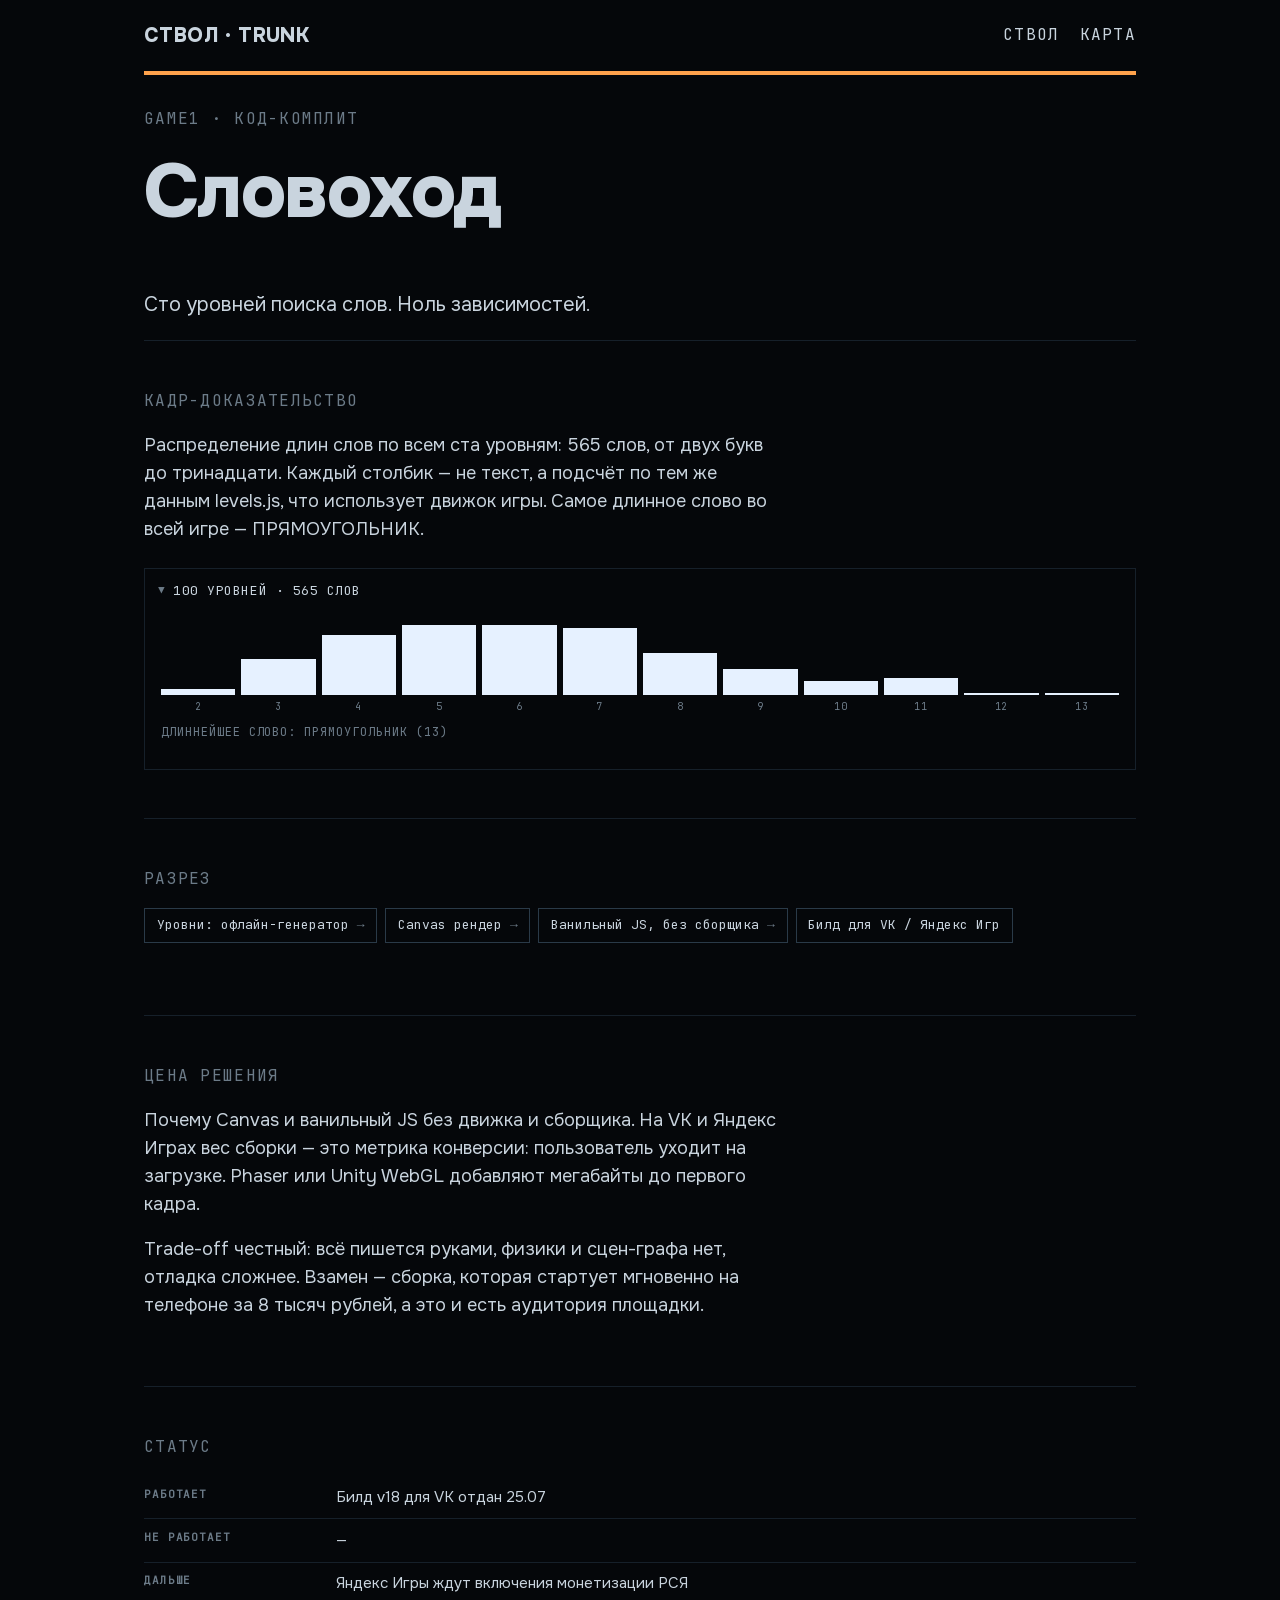
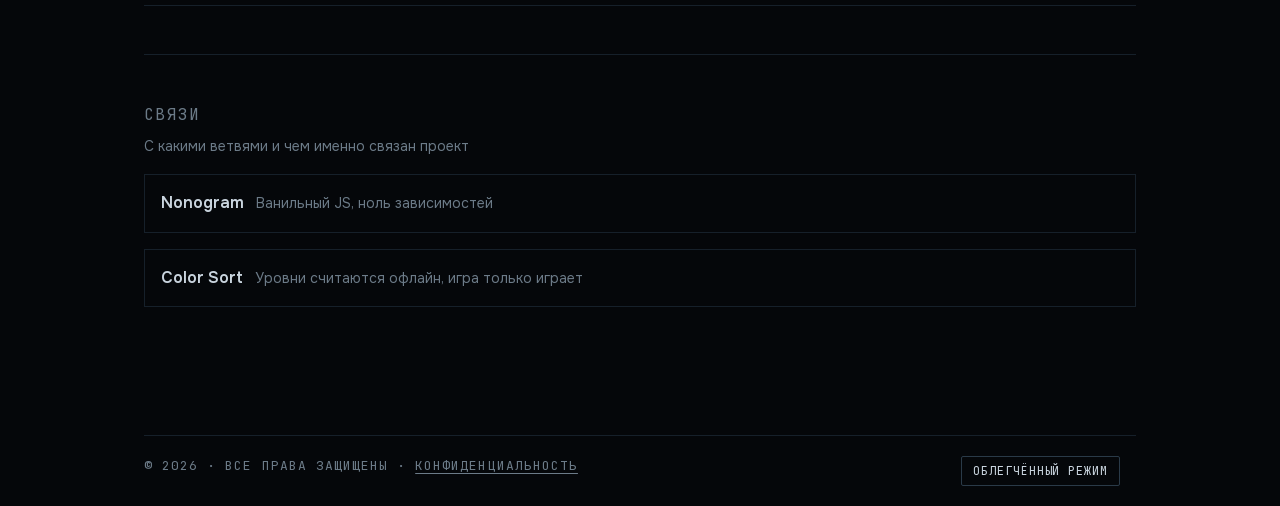
<file: b/filword/index.html>
<!doctype html>
<html lang="ru">
<head>
<meta charset="utf-8">
<meta name="viewport" content="width=device-width, initial-scale=1">
<title>Словоход — сто уровней поиска слов · СТВОЛ</title>
<meta name="description" content="Ванильный Canvas-движок без сборщика: мгновенный старт на телефоне за 8 тысяч рублей.">
<link rel="canonical" href="https://fanatat.github.io/b/filword">
<meta name="theme-color" content="#05070A">
<meta property="og:type" content="website">
<meta property="og:site_name" content="СТВОЛ · TRUNK">
<meta property="og:url" content="https://fanatat.github.io/b/filword">
<meta property="og:title" content="Словоход — сто уровней поиска слов · СТВОЛ">
<meta property="og:description" content="Ванильный Canvas-движок без сборщика: мгновенный старт на телефоне за 8 тысяч рублей.">
<meta name="twitter:title" content="Словоход — сто уровней поиска слов · СТВОЛ">
<meta name="twitter:description" content="Ванильный Canvas-движок без сборщика: мгновенный старт на телефоне за 8 тысяч рублей.">
<meta property="og:image" content="https://fanatat.github.io/og/filword.png">
<meta property="og:image:width" content="1200">
<meta property="og:image:height" content="630">
<meta name="twitter:card" content="summary_large_image">
<meta name="twitter:image" content="https://fanatat.github.io/og/filword.png">
<script type="application/ld+json">{"@context":"https://schema.org","@type":"CreativeWork","name":"Словоход","description":"Ванильный Canvas-движок без сборщика: мгновенный старт на телефоне за 8 тысяч рублей.","url":"https://fanatat.github.io/b/filword","image":"https://fanatat.github.io/og/filword.png","creator":{"@type":"Person","name":"Юри Хенкель"}}</script>

<link rel="stylesheet" href="/assets/boot-DUfPsGpK.css">
</head>
<body>
<a class="skip-link" href="#app">К содержимому</a>
<div class="container">
<header class="site-header">
  <a class="brand" href="/">СТВОЛ · TRUNK</a>
  <nav class="site-nav mono" aria-label="Навигация">
    <a href="/">СТВОЛ</a>
    <a href="/map">КАРТА</a>
  </nav>
</header>
</div>
<main id="app">
<div class="container">

<div class="branch-hero reveal" data-reveal-group="branch-cascade" style="--hue:#FFA24C">
  <span class="branch-code mono">GAME1 · КОД-КОМПЛИТ</span>
  <h1 tabindex="-1">Словоход</h1>
  <p class="prose" style="font-size:20px">Сто уровней поиска слов. Ноль зависимостей.</p>
</div>

<section class="block reveal" data-reveal-group="branch-cascade" id="block-b">
  <span class="block-label mono">Кадр-доказательство</span>
  <p class="prose">Распределение длин слов по всем ста уровням: 565 слов, от двух букв до тринадцати. Каждый столбик — не текст, а подсчёт по тем же данным levels.js, что использует движок игры. Самое длинное слово во всей игре — ПРЯМОУГОЛЬНИК.</p>
  
  <div class="mechanism-slot" data-mechanism-slot data-branch-slug="filword"><details class="mech-artifact mech-details" open><summary>100 уровней · 565 слов</summary><div class="mech-body"><div class="mech-bars" role="img" aria-label="Распределение длин слов по уровням"><div class="mech-bar"><span class="mech-bar-fill" style="height:6.8%"></span><span class="mech-bar-label mono">2</span></div><div class="mech-bar"><span class="mech-bar-fill" style="height:40.2%"></span><span class="mech-bar-label mono">3</span></div><div class="mech-bar"><span class="mech-bar-fill" style="height:66.7%"></span><span class="mech-bar-label mono">4</span></div><div class="mech-bar"><span class="mech-bar-fill" style="height:100.0%"></span><span class="mech-bar-label mono">5</span></div><div class="mech-bar"><span class="mech-bar-fill" style="height:80.3%"></span><span class="mech-bar-label mono">6</span></div><div class="mech-bar"><span class="mech-bar-fill" style="height:74.4%"></span><span class="mech-bar-label mono">7</span></div><div class="mech-bar"><span class="mech-bar-fill" style="height:47.0%"></span><span class="mech-bar-label mono">8</span></div><div class="mech-bar"><span class="mech-bar-fill" style="height:29.1%"></span><span class="mech-bar-label mono">9</span></div><div class="mech-bar"><span class="mech-bar-fill" style="height:16.2%"></span><span class="mech-bar-label mono">10</span></div><div class="mech-bar"><span class="mech-bar-fill" style="height:18.8%"></span><span class="mech-bar-label mono">11</span></div><div class="mech-bar"><span class="mech-bar-fill" style="height:2.6%"></span><span class="mech-bar-label mono">12</span></div><div class="mech-bar"><span class="mech-bar-fill" style="height:0.9%"></span><span class="mech-bar-label mono">13</span></div></div><p class="mech-meta mono text-dim">Длиннейшее слово: ПРЯМОУГОЛЬНИК (13)</p></div></details></div>
</section>

<section class="block reveal" data-reveal-group="branch-cascade" id="block-c">
  <span class="block-label mono">Разрез</span>
  <ul class="arch-flow"><li>Уровни: офлайн-генератор</li><li>Canvas рендер</li><li>Ванильный JS, без сборщика</li><li>Билд для VK / Яндекс Игр</li></ul>
  <div class="arch-diagram" data-arch-diagram aria-hidden="true"></div>
</section>

<section class="block tradeoff-text reveal" data-reveal-group="branch-cascade" id="block-d">
  <span class="block-label mono">Цена решения</span>
  <p>Почему Canvas и ванильный JS без движка и сборщика. На VK и Яндекс Играх вес сборки — это метрика конверсии: пользователь уходит на загрузке. Phaser или Unity WebGL добавляют мегабайты до первого кадра.</p>
    <p>Trade-off честный: всё пишется руками, физики и сцен-графа нет, отладка сложнее. Взамен — сборка, которая стартует мгновенно на телефоне за 8 тысяч рублей, а это и есть аудитория площадки.</p>
</section>

<section class="block reveal" data-reveal-group="branch-cascade" id="block-e">
  <span class="block-label mono">Статус</span>
  <table class="status-table">
    <tr><th>Работает</th><td>Билд v18 для VK отдан 25.07</td></tr>
    <tr><th>Не работает</th><td>—</td></tr>
    <tr><th>Дальше</th><td>Яндекс Игры ждут включения монетизации РСЯ</td></tr>
  </table>
</section>

<section class="block reveal" data-reveal-group="branch-cascade" id="block-f">
  <span class="block-label mono">Связи</span>
  <p class="text-dim block-caption">С какими ветвями и чем именно связан проект</p>
  <ul class="bridges-list"><li><a href="/b/nonogram"><span class="to-title">Nonogram</span><span class="to-label">Ванильный JS, ноль зависимостей</span></a></li><li><a href="/b/color-sort"><span class="to-title">Color Sort</span><span class="to-label">Уровни считаются офлайн, игра только играет</span></a></li></ul>
</section>
</div>
</main>
<div class="container">
<footer class="site-footer">
  <span class="mono text-dim footer-legal">© 2026 · все права защищены · <a href="/privacy">конфиденциальность</a></span>
  <div class="footer-toggles">
    <button class="toggle" type="button" data-toggle="light-mode" aria-pressed="false">ОБЛЕГЧЁННЫЙ РЕЖИМ</button>
    <span class="toggle-status mono text-dim" data-toggle-status aria-live="polite"></span>
  </div>
</footer>
</div>
<script type="module" src="/assets/boot-JXMA9PpY.js"></script>
</body>
</html>
</file>
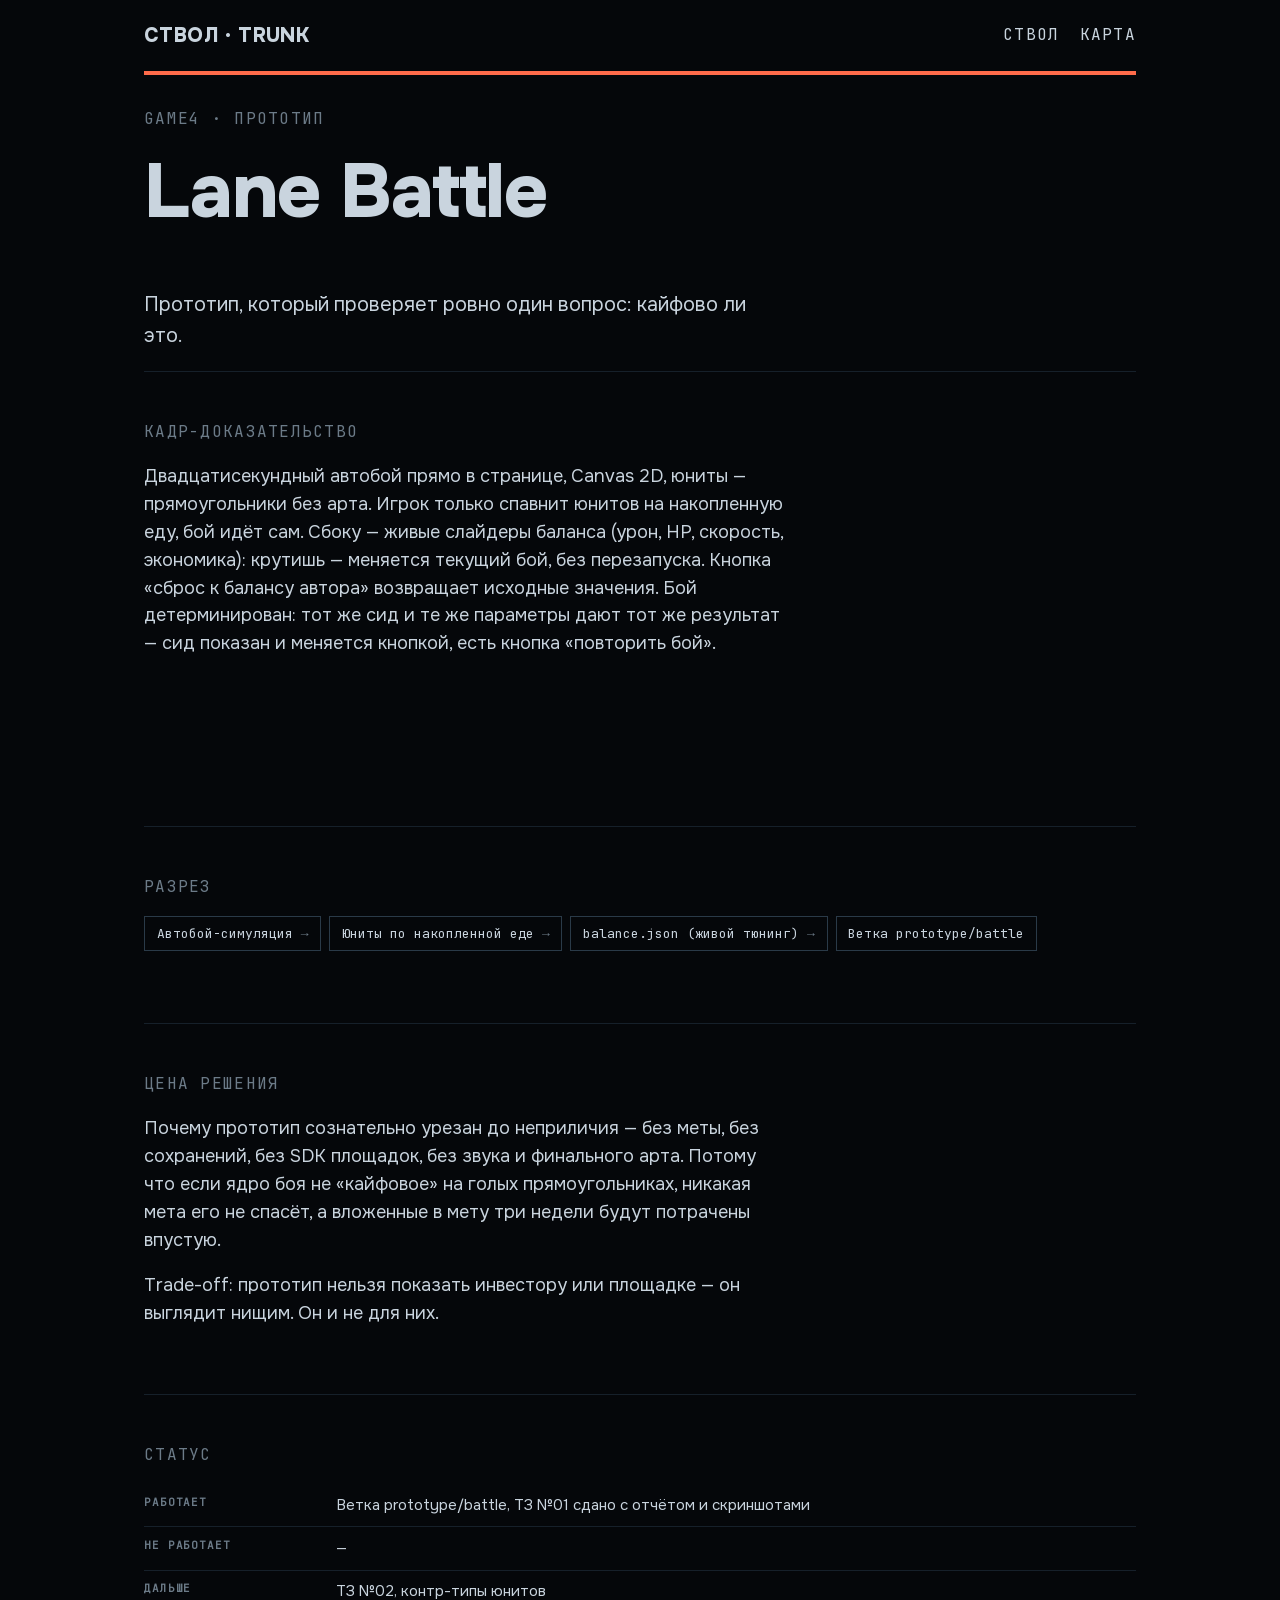
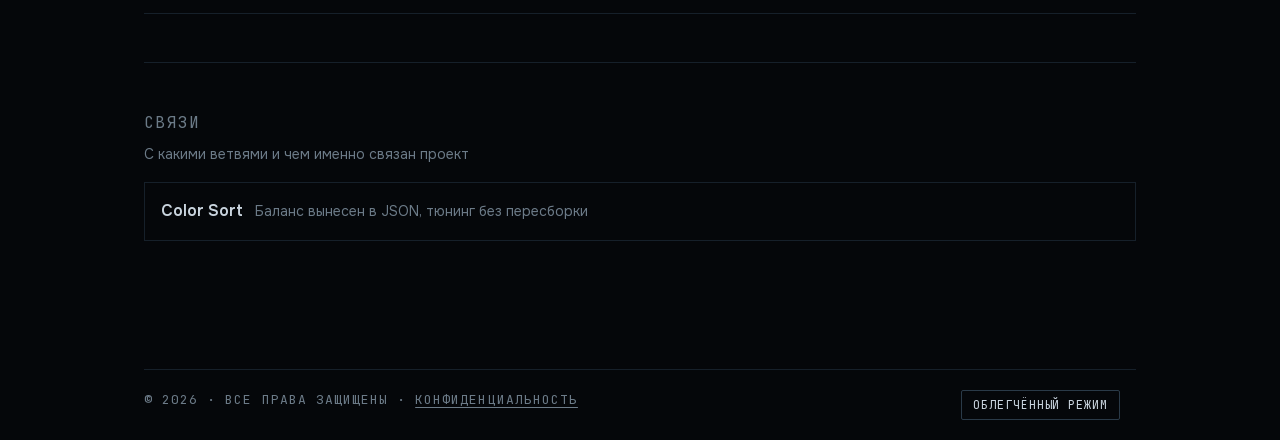
<file: b/lane-battle/index.html>
<!doctype html>
<html lang="ru">
<head>
<meta charset="utf-8">
<meta name="viewport" content="width=device-width, initial-scale=1">
<title>Lane Battle — прототип автобоя · СТВОЛ</title>
<meta name="description" content="Двадцатисекундный автобой с живыми слайдерами баланса прямо в странице.">
<link rel="canonical" href="https://fanatat.github.io/b/lane-battle">
<meta name="theme-color" content="#05070A">
<meta property="og:type" content="website">
<meta property="og:site_name" content="СТВОЛ · TRUNK">
<meta property="og:url" content="https://fanatat.github.io/b/lane-battle">
<meta property="og:title" content="Lane Battle — прототип автобоя · СТВОЛ">
<meta property="og:description" content="Двадцатисекундный автобой с живыми слайдерами баланса прямо в странице.">
<meta name="twitter:title" content="Lane Battle — прототип автобоя · СТВОЛ">
<meta name="twitter:description" content="Двадцатисекундный автобой с живыми слайдерами баланса прямо в странице.">
<meta property="og:image" content="https://fanatat.github.io/og/lane-battle.png">
<meta property="og:image:width" content="1200">
<meta property="og:image:height" content="630">
<meta name="twitter:card" content="summary_large_image">
<meta name="twitter:image" content="https://fanatat.github.io/og/lane-battle.png">
<script type="application/ld+json">{"@context":"https://schema.org","@type":"CreativeWork","name":"Lane Battle","description":"Двадцатисекундный автобой с живыми слайдерами баланса прямо в странице.","url":"https://fanatat.github.io/b/lane-battle","image":"https://fanatat.github.io/og/lane-battle.png","creator":{"@type":"Person","name":"Юри Хенкель"}}</script>

<link rel="stylesheet" href="/assets/boot-DUfPsGpK.css">
</head>
<body>
<a class="skip-link" href="#app">К содержимому</a>
<div class="container">
<header class="site-header">
  <a class="brand" href="/">СТВОЛ · TRUNK</a>
  <nav class="site-nav mono" aria-label="Навигация">
    <a href="/">СТВОЛ</a>
    <a href="/map">КАРТА</a>
  </nav>
</header>
</div>
<main id="app">
<div class="container">

<div class="branch-hero reveal" data-reveal-group="branch-cascade" style="--hue:#FF6B4A">
  <span class="branch-code mono">GAME4 · ПРОТОТИП</span>
  <h1 tabindex="-1">Lane Battle</h1>
  <p class="prose" style="font-size:20px">Прототип, который проверяет ровно один вопрос: кайфово ли это.</p>
</div>

<section class="block reveal" data-reveal-group="branch-cascade" id="block-b">
  <span class="block-label mono">Кадр-доказательство</span>
  <p class="prose">Двадцатисекундный автобой прямо в странице, Canvas 2D, юниты — прямоугольники без арта. Игрок только спавнит юнитов на накопленную еду, бой идёт сам. Сбоку — живые слайдеры баланса (урон, HP, скорость, экономика): крутишь — меняется текущий бой, без перезапуска. Кнопка «сброс к балансу автора» возвращает исходные значения. Бой детерминирован: тот же сид и те же параметры дают тот же результат — сид показан и меняется кнопкой, есть кнопка «повторить бой».</p>
  
  <div class="mechanism-slot" data-mechanism-slot data-branch-slug="lane-battle" aria-hidden="true"></div>
</section>

<section class="block reveal" data-reveal-group="branch-cascade" id="block-c">
  <span class="block-label mono">Разрез</span>
  <ul class="arch-flow"><li>Автобой-симуляция</li><li>Юниты по накопленной еде</li><li>balance.json (живой тюнинг)</li><li>Ветка prototype/battle</li></ul>
  <div class="arch-diagram" data-arch-diagram aria-hidden="true"></div>
</section>

<section class="block tradeoff-text reveal" data-reveal-group="branch-cascade" id="block-d">
  <span class="block-label mono">Цена решения</span>
  <p>Почему прототип сознательно урезан до неприличия — без меты, без сохранений, без SDK площадок, без звука и финального арта. Потому что если ядро боя не «кайфовое» на голых прямоугольниках, никакая мета его не спасёт, а вложенные в мету три недели будут потрачены впустую.</p>
    <p>Trade-off: прототип нельзя показать инвестору или площадке — он выглядит нищим. Он и не для них.</p>
</section>

<section class="block reveal" data-reveal-group="branch-cascade" id="block-e">
  <span class="block-label mono">Статус</span>
  <table class="status-table">
    <tr><th>Работает</th><td>Ветка prototype/battle, ТЗ №01 сдано с отчётом и скриншотами</td></tr>
    <tr><th>Не работает</th><td>—</td></tr>
    <tr><th>Дальше</th><td>ТЗ №02, контр-типы юнитов</td></tr>
  </table>
</section>

<section class="block reveal" data-reveal-group="branch-cascade" id="block-f">
  <span class="block-label mono">Связи</span>
  <p class="text-dim block-caption">С какими ветвями и чем именно связан проект</p>
  <ul class="bridges-list"><li><a href="/b/color-sort"><span class="to-title">Color Sort</span><span class="to-label">Баланс вынесен в JSON, тюнинг без пересборки</span></a></li></ul>
</section>
</div>
</main>
<div class="container">
<footer class="site-footer">
  <span class="mono text-dim footer-legal">© 2026 · все права защищены · <a href="/privacy">конфиденциальность</a></span>
  <div class="footer-toggles">
    <button class="toggle" type="button" data-toggle="light-mode" aria-pressed="false">ОБЛЕГЧЁННЫЙ РЕЖИМ</button>
    <span class="toggle-status mono text-dim" data-toggle-status aria-live="polite"></span>
  </div>
</footer>
</div>
<script type="module" src="/assets/boot-JXMA9PpY.js"></script>
</body>
</html>
</file>
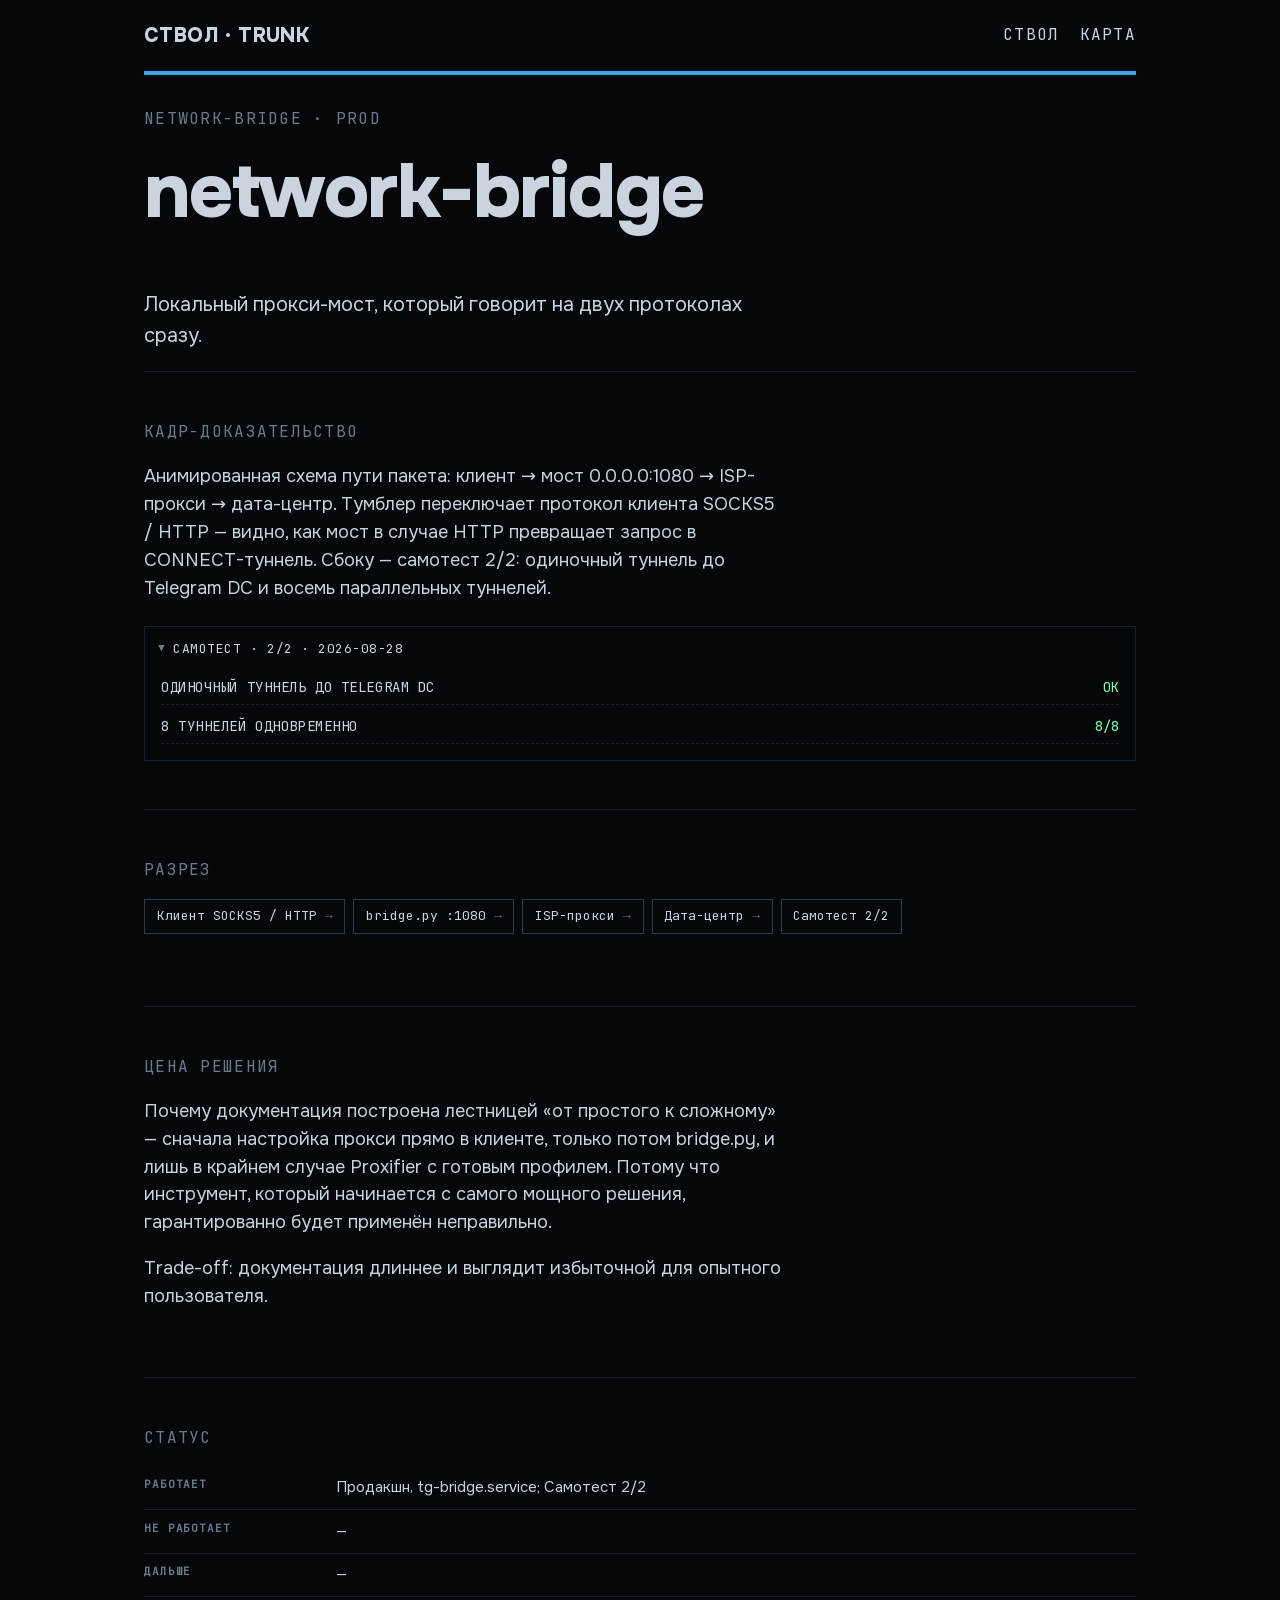
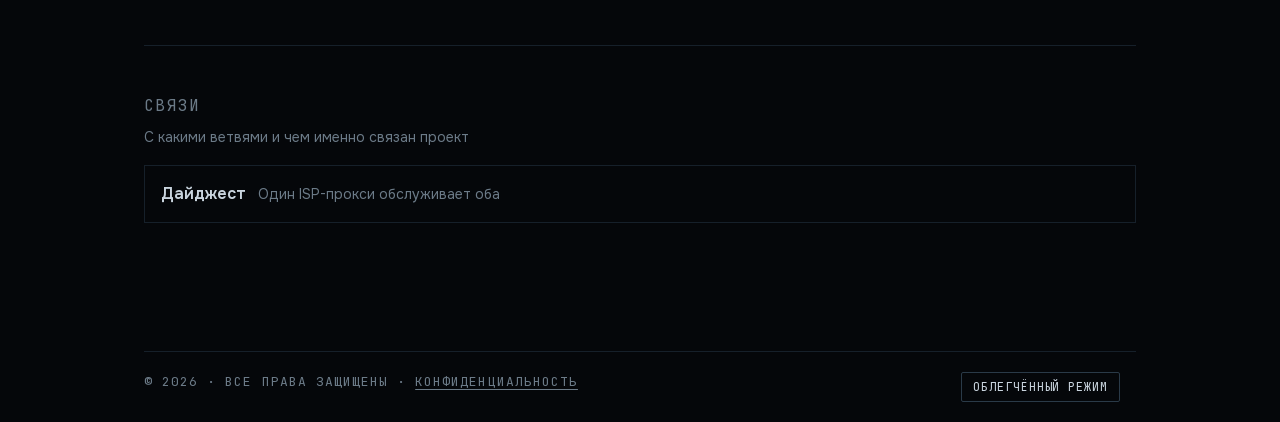
<file: b/network-bridge/index.html>
<!doctype html>
<html lang="ru">
<head>
<meta charset="utf-8">
<meta name="viewport" content="width=device-width, initial-scale=1">
<title>network-bridge — прокси-мост SOCKS5/HTTP · СТВОЛ</title>
<meta name="description" content="Локальный мост, транслирующий HTTP в CONNECT-туннель, с самотестом 2/2 и systemd-обвязкой.">
<link rel="canonical" href="https://fanatat.github.io/b/network-bridge">
<meta name="theme-color" content="#05070A">
<meta property="og:type" content="website">
<meta property="og:site_name" content="СТВОЛ · TRUNK">
<meta property="og:url" content="https://fanatat.github.io/b/network-bridge">
<meta property="og:title" content="network-bridge — прокси-мост SOCKS5/HTTP · СТВОЛ">
<meta property="og:description" content="Локальный мост, транслирующий HTTP в CONNECT-туннель, с самотестом 2/2 и systemd-обвязкой.">
<meta name="twitter:title" content="network-bridge — прокси-мост SOCKS5/HTTP · СТВОЛ">
<meta name="twitter:description" content="Локальный мост, транслирующий HTTP в CONNECT-туннель, с самотестом 2/2 и systemd-обвязкой.">
<meta property="og:image" content="https://fanatat.github.io/og/network-bridge.png">
<meta property="og:image:width" content="1200">
<meta property="og:image:height" content="630">
<meta name="twitter:card" content="summary_large_image">
<meta name="twitter:image" content="https://fanatat.github.io/og/network-bridge.png">
<script type="application/ld+json">{"@context":"https://schema.org","@type":"CreativeWork","name":"network-bridge","description":"Локальный мост, транслирующий HTTP в CONNECT-туннель, с самотестом 2/2 и systemd-обвязкой.","url":"https://fanatat.github.io/b/network-bridge","image":"https://fanatat.github.io/og/network-bridge.png","creator":{"@type":"Person","name":"Юри Хенкель"}}</script>

<link rel="stylesheet" href="/assets/boot-DUfPsGpK.css">
</head>
<body>
<a class="skip-link" href="#app">К содержимому</a>
<div class="container">
<header class="site-header">
  <a class="brand" href="/">СТВОЛ · TRUNK</a>
  <nav class="site-nav mono" aria-label="Навигация">
    <a href="/">СТВОЛ</a>
    <a href="/map">КАРТА</a>
  </nav>
</header>
</div>
<main id="app">
<div class="container">

<div class="branch-hero reveal" data-reveal-group="branch-cascade" style="--hue:#35A7FF">
  <span class="branch-code mono">NETWORK-BRIDGE · PROD</span>
  <h1 tabindex="-1">network-bridge</h1>
  <p class="prose" style="font-size:20px">Локальный прокси-мост, который говорит на двух протоколах сразу.</p>
</div>

<section class="block reveal" data-reveal-group="branch-cascade" id="block-b">
  <span class="block-label mono">Кадр-доказательство</span>
  <p class="prose">Анимированная схема пути пакета: клиент → мост 0.0.0.0:1080 → ISP-прокси → дата-центр. Тумблер переключает протокол клиента SOCKS5 / HTTP — видно, как мост в случае HTTP превращает запрос в CONNECT-туннель. Сбоку — самотест 2/2: одиночный туннель до Telegram DC и восемь параллельных туннелей.</p>
  
  <div class="mechanism-slot" data-mechanism-slot data-branch-slug="network-bridge"><details class="mech-artifact mech-details" open><summary>Самотест · 2/2 · 2026-08-28</summary><div class="mech-body"><ul class="mech-checklist"><li class="mech-check"><span class="mech-check-id mono">Одиночный туннель до Telegram DC</span><span class="mech-check-status">OK</span></li><li class="mech-check"><span class="mech-check-id mono">8 туннелей одновременно</span><span class="mech-check-status">8/8</span></li></ul></div></details></div>
</section>

<section class="block reveal" data-reveal-group="branch-cascade" id="block-c">
  <span class="block-label mono">Разрез</span>
  <ul class="arch-flow"><li>Клиент SOCKS5 / HTTP</li><li>bridge.py :1080</li><li>ISP-прокси</li><li>Дата-центр</li><li>Самотест 2/2</li></ul>
  <div class="arch-diagram" data-arch-diagram aria-hidden="true"></div>
</section>

<section class="block tradeoff-text reveal" data-reveal-group="branch-cascade" id="block-d">
  <span class="block-label mono">Цена решения</span>
  <p>Почему документация построена лестницей «от простого к сложному» — сначала настройка прокси прямо в клиенте, только потом bridge.py, и лишь в крайнем случае Proxifier с готовым профилем. Потому что инструмент, который начинается с самого мощного решения, гарантированно будет применён неправильно.</p>
    <p>Trade-off: документация длиннее и выглядит избыточной для опытного пользователя.</p>
</section>

<section class="block reveal" data-reveal-group="branch-cascade" id="block-e">
  <span class="block-label mono">Статус</span>
  <table class="status-table">
    <tr><th>Работает</th><td>Продакшн, tg-bridge.service; Самотест 2/2</td></tr>
    <tr><th>Не работает</th><td>—</td></tr>
    <tr><th>Дальше</th><td>—</td></tr>
  </table>
</section>

<section class="block reveal" data-reveal-group="branch-cascade" id="block-f">
  <span class="block-label mono">Связи</span>
  <p class="text-dim block-caption">С какими ветвями и чем именно связан проект</p>
  <ul class="bridges-list"><li><a href="/b/video-digest"><span class="to-title">Дайджест</span><span class="to-label">Один ISP-прокси обслуживает оба</span></a></li></ul>
</section>
</div>
</main>
<div class="container">
<footer class="site-footer">
  <span class="mono text-dim footer-legal">© 2026 · все права защищены · <a href="/privacy">конфиденциальность</a></span>
  <div class="footer-toggles">
    <button class="toggle" type="button" data-toggle="light-mode" aria-pressed="false">ОБЛЕГЧЁННЫЙ РЕЖИМ</button>
    <span class="toggle-status mono text-dim" data-toggle-status aria-live="polite"></span>
  </div>
</footer>
</div>
<script type="module" src="/assets/boot-JXMA9PpY.js"></script>
</body>
</html>
</file>
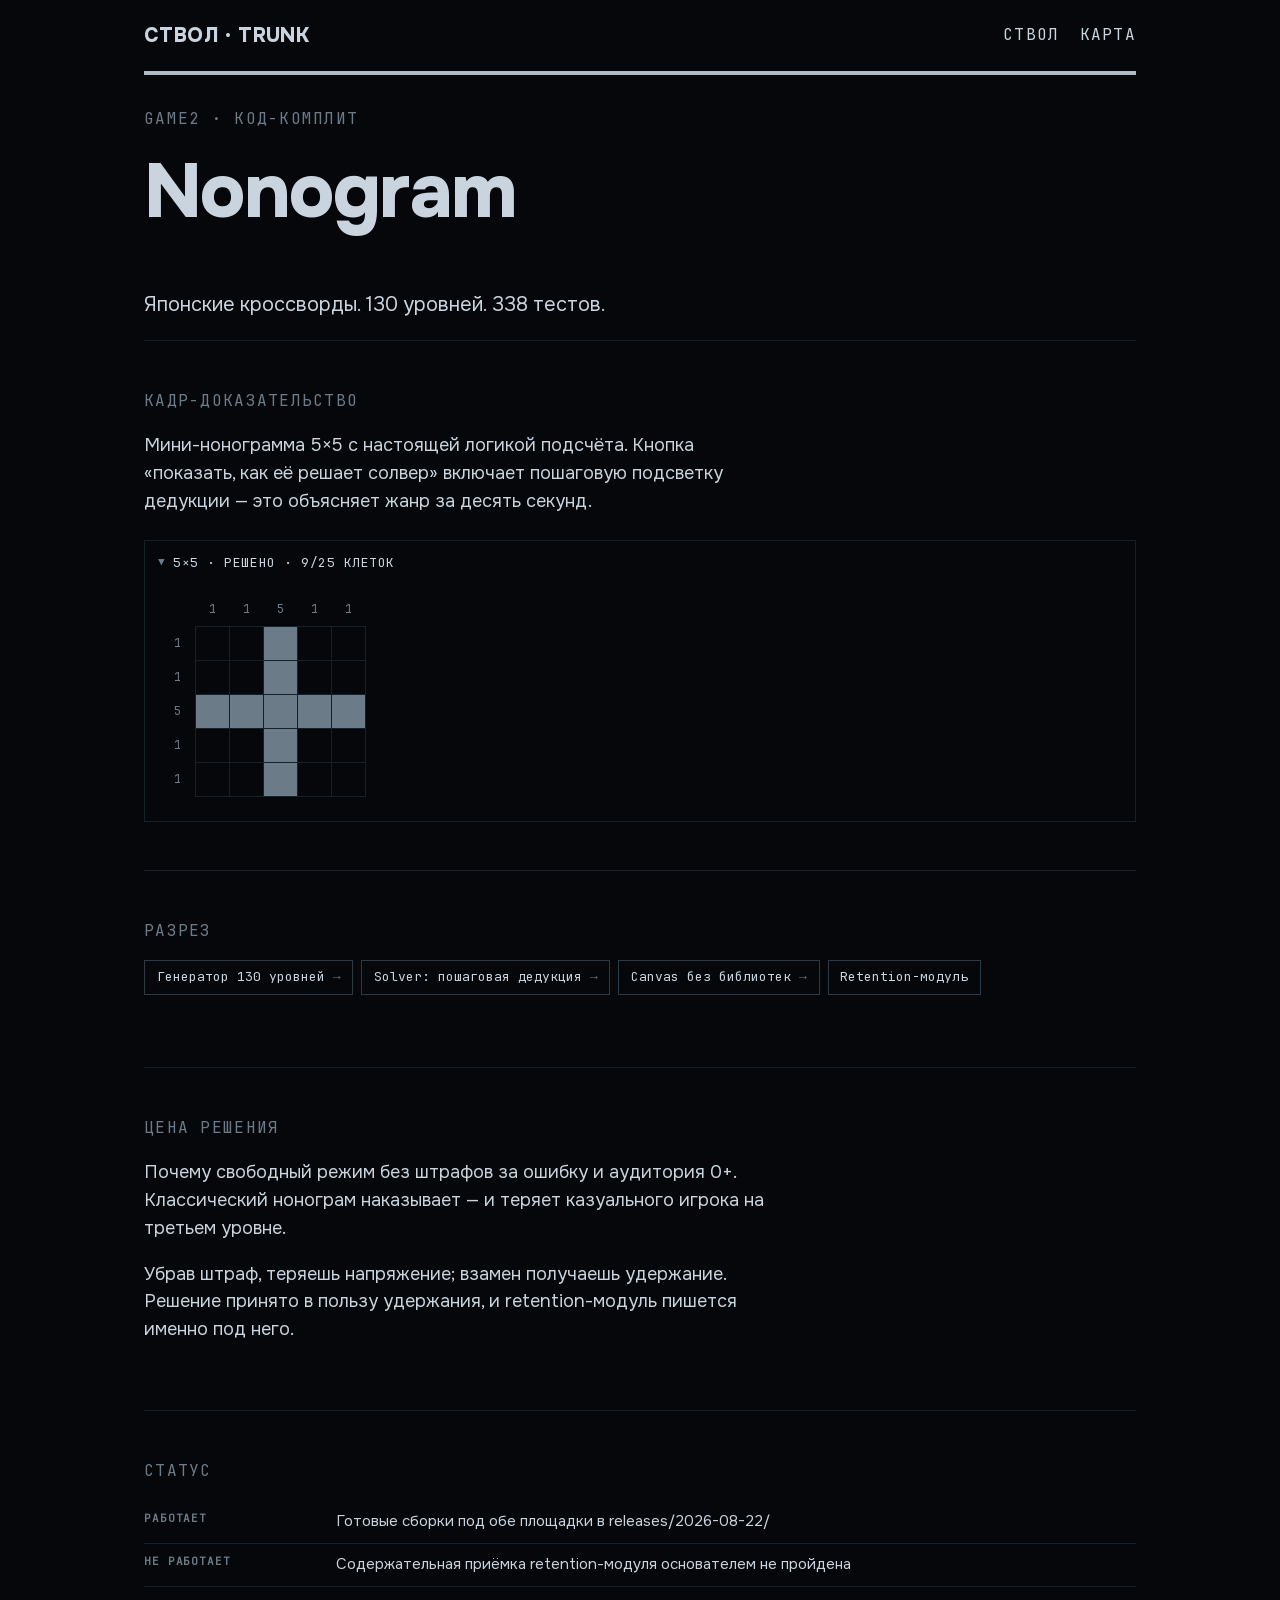
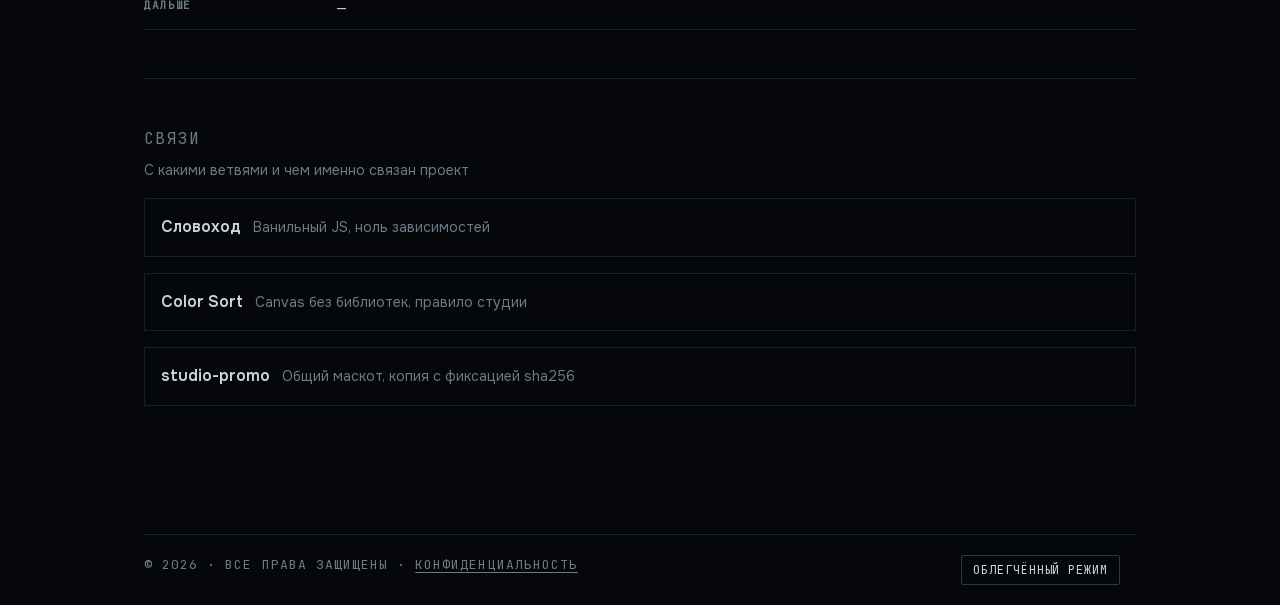
<file: b/nonogram/index.html>
<!doctype html>
<html lang="ru">
<head>
<meta charset="utf-8">
<meta name="viewport" content="width=device-width, initial-scale=1">
<title>Nonogram — японские кроссворды на Canvas · СТВОЛ</title>
<meta name="description" content="130 уровней, 338 тестов, солвер с пошаговой дедукцией, режим без штрафов.">
<link rel="canonical" href="https://fanatat.github.io/b/nonogram">
<meta name="theme-color" content="#05070A">
<meta property="og:type" content="website">
<meta property="og:site_name" content="СТВОЛ · TRUNK">
<meta property="og:url" content="https://fanatat.github.io/b/nonogram">
<meta property="og:title" content="Nonogram — японские кроссворды на Canvas · СТВОЛ">
<meta property="og:description" content="130 уровней, 338 тестов, солвер с пошаговой дедукцией, режим без штрафов.">
<meta name="twitter:title" content="Nonogram — японские кроссворды на Canvas · СТВОЛ">
<meta name="twitter:description" content="130 уровней, 338 тестов, солвер с пошаговой дедукцией, режим без штрафов.">
<meta property="og:image" content="https://fanatat.github.io/og/nonogram.png">
<meta property="og:image:width" content="1200">
<meta property="og:image:height" content="630">
<meta name="twitter:card" content="summary_large_image">
<meta name="twitter:image" content="https://fanatat.github.io/og/nonogram.png">
<script type="application/ld+json">{"@context":"https://schema.org","@type":"CreativeWork","name":"Nonogram","description":"130 уровней, 338 тестов, солвер с пошаговой дедукцией, режим без штрафов.","url":"https://fanatat.github.io/b/nonogram","image":"https://fanatat.github.io/og/nonogram.png","creator":{"@type":"Person","name":"Юри Хенкель"}}</script>

<link rel="stylesheet" href="/assets/boot-DUfPsGpK.css">
</head>
<body>
<a class="skip-link" href="#app">К содержимому</a>
<div class="container">
<header class="site-header">
  <a class="brand" href="/">СТВОЛ · TRUNK</a>
  <nav class="site-nav mono" aria-label="Навигация">
    <a href="/">СТВОЛ</a>
    <a href="/map">КАРТА</a>
  </nav>
</header>
</div>
<main id="app">
<div class="container">

<div class="branch-hero reveal" data-reveal-group="branch-cascade" style="--hue:#AEBAC6">
  <span class="branch-code mono">GAME2 · КОД-КОМПЛИТ</span>
  <h1 tabindex="-1">Nonogram</h1>
  <p class="prose" style="font-size:20px">Японские кроссворды. 130 уровней. 338 тестов.</p>
</div>

<section class="block reveal" data-reveal-group="branch-cascade" id="block-b">
  <span class="block-label mono">Кадр-доказательство</span>
  <p class="prose">Мини-нонограмма 5×5 с настоящей логикой подсчёта. Кнопка «показать, как её решает солвер» включает пошаговую подсветку дедукции — это объясняет жанр за десять секунд.</p>
  
  <div class="mechanism-slot" data-mechanism-slot data-branch-slug="nonogram"><details class="mech-artifact mech-details" open><summary>5×5 · решено · 9/25 клеток</summary><div class="mech-body"><div class="mech-grid-wrap"><table class="mech-grid-table"><tr><td class="is-clue"></td><td class="is-clue">1</td><td class="is-clue">1</td><td class="is-clue">5</td><td class="is-clue">1</td><td class="is-clue">1</td></tr><tr><td class="is-clue">1</td><td></td><td></td><td class="is-filled"></td><td></td><td></td></tr><tr><td class="is-clue">1</td><td></td><td></td><td class="is-filled"></td><td></td><td></td></tr><tr><td class="is-clue">5</td><td class="is-filled"></td><td class="is-filled"></td><td class="is-filled"></td><td class="is-filled"></td><td class="is-filled"></td></tr><tr><td class="is-clue">1</td><td></td><td></td><td class="is-filled"></td><td></td><td></td></tr><tr><td class="is-clue">1</td><td></td><td></td><td class="is-filled"></td><td></td><td></td></tr></table></div></div></details></div>
</section>

<section class="block reveal" data-reveal-group="branch-cascade" id="block-c">
  <span class="block-label mono">Разрез</span>
  <ul class="arch-flow"><li>Генератор 130 уровней</li><li>Solver: пошаговая дедукция</li><li>Canvas без библиотек</li><li>Retention-модуль</li></ul>
  <div class="arch-diagram" data-arch-diagram aria-hidden="true"></div>
</section>

<section class="block tradeoff-text reveal" data-reveal-group="branch-cascade" id="block-d">
  <span class="block-label mono">Цена решения</span>
  <p>Почему свободный режим без штрафов за ошибку и аудитория 0+. Классический нонограм наказывает — и теряет казуального игрока на третьем уровне.</p>
    <p>Убрав штраф, теряешь напряжение; взамен получаешь удержание. Решение принято в пользу удержания, и retention-модуль пишется именно под него.</p>
</section>

<section class="block reveal" data-reveal-group="branch-cascade" id="block-e">
  <span class="block-label mono">Статус</span>
  <table class="status-table">
    <tr><th>Работает</th><td>Готовые сборки под обе площадки в releases/2026-08-22/</td></tr>
    <tr><th>Не работает</th><td>Содержательная приёмка retention-модуля основателем не пройдена</td></tr>
    <tr><th>Дальше</th><td>—</td></tr>
  </table>
</section>

<section class="block reveal" data-reveal-group="branch-cascade" id="block-f">
  <span class="block-label mono">Связи</span>
  <p class="text-dim block-caption">С какими ветвями и чем именно связан проект</p>
  <ul class="bridges-list"><li><a href="/b/filword"><span class="to-title">Словоход</span><span class="to-label">Ванильный JS, ноль зависимостей</span></a></li><li><a href="/b/color-sort"><span class="to-title">Color Sort</span><span class="to-label">Canvas без библиотек, правило студии</span></a></li><li><a href="/b/studio-promo"><span class="to-title">studio-promo</span><span class="to-label">Общий маскот, копия с фиксацией sha256</span></a></li></ul>
</section>
</div>
</main>
<div class="container">
<footer class="site-footer">
  <span class="mono text-dim footer-legal">© 2026 · все права защищены · <a href="/privacy">конфиденциальность</a></span>
  <div class="footer-toggles">
    <button class="toggle" type="button" data-toggle="light-mode" aria-pressed="false">ОБЛЕГЧЁННЫЙ РЕЖИМ</button>
    <span class="toggle-status mono text-dim" data-toggle-status aria-live="polite"></span>
  </div>
</footer>
</div>
<script type="module" src="/assets/boot-JXMA9PpY.js"></script>
</body>
</html>
</file>
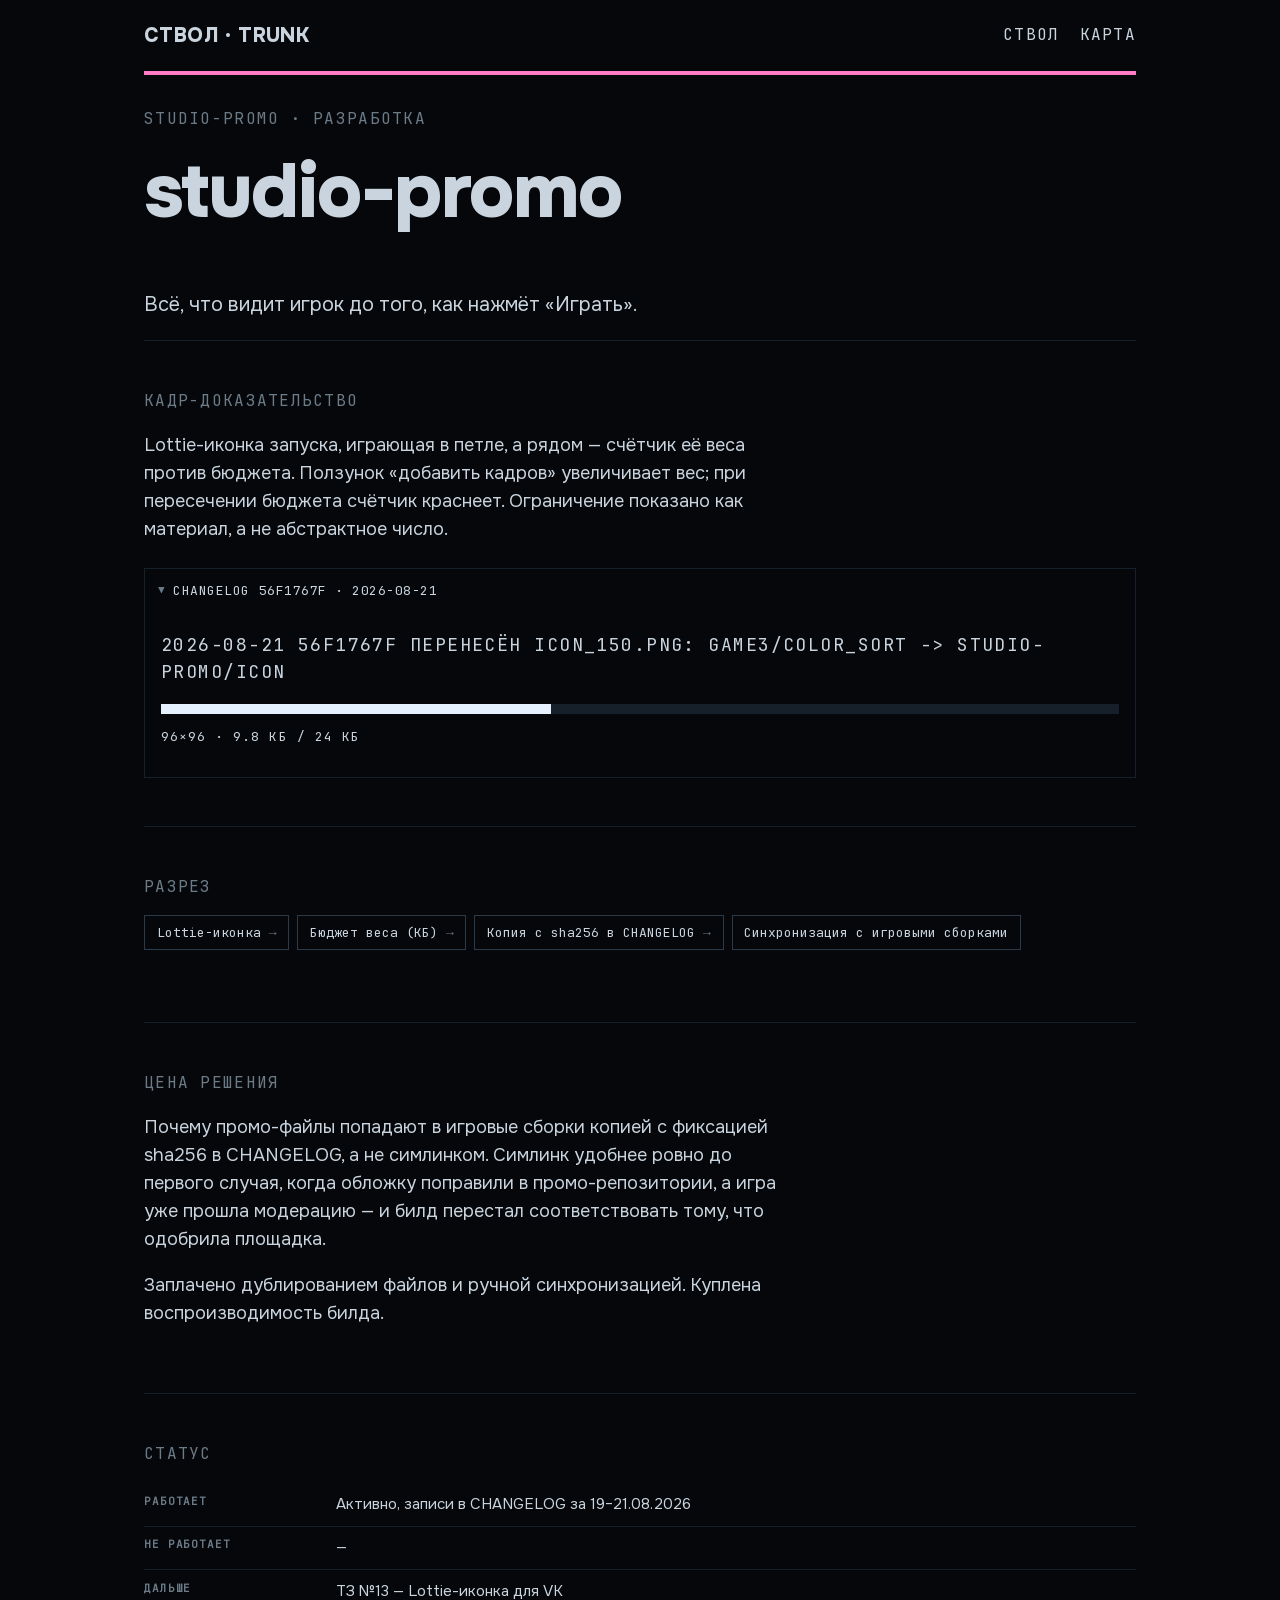
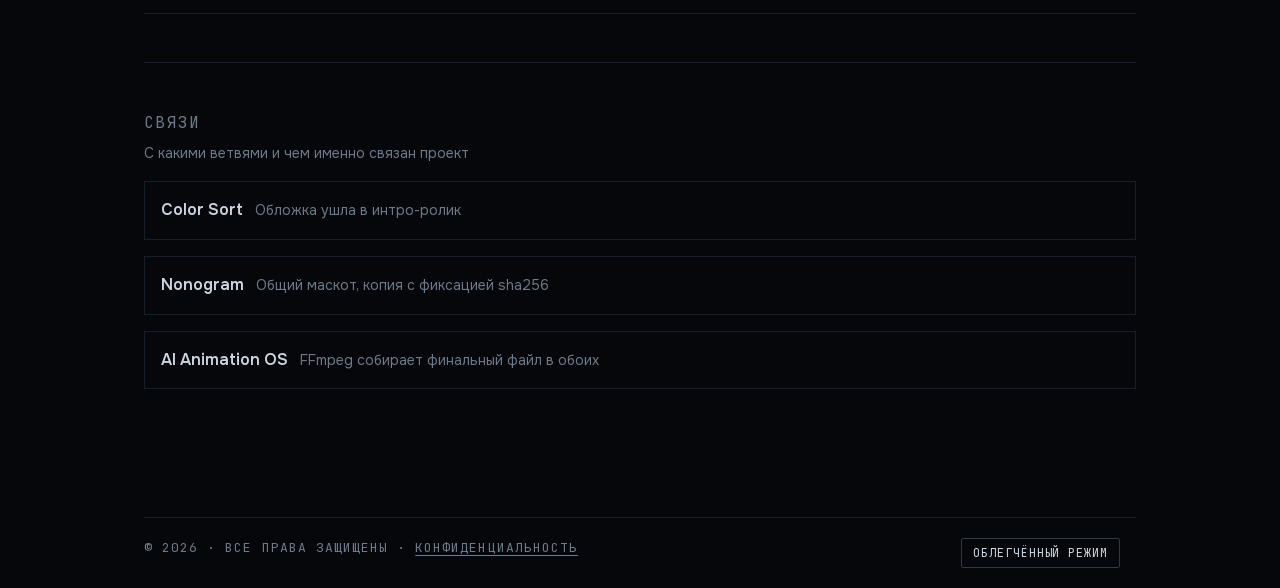
<file: b/studio-promo/index.html>
<!doctype html>
<html lang="ru">
<head>
<meta charset="utf-8">
<meta name="viewport" content="width=device-width, initial-scale=1">
<title>studio-promo — промо-конвейер игровой студии · СТВОЛ</title>
<meta name="description" content="Бюджет веса Lottie-иконки в килобайтах и копия файлов с фиксацией sha256 вместо симлинка.">
<link rel="canonical" href="https://fanatat.github.io/b/studio-promo">
<meta name="theme-color" content="#05070A">
<meta property="og:type" content="website">
<meta property="og:site_name" content="СТВОЛ · TRUNK">
<meta property="og:url" content="https://fanatat.github.io/b/studio-promo">
<meta property="og:title" content="studio-promo — промо-конвейер игровой студии · СТВОЛ">
<meta property="og:description" content="Бюджет веса Lottie-иконки в килобайтах и копия файлов с фиксацией sha256 вместо симлинка.">
<meta name="twitter:title" content="studio-promo — промо-конвейер игровой студии · СТВОЛ">
<meta name="twitter:description" content="Бюджет веса Lottie-иконки в килобайтах и копия файлов с фиксацией sha256 вместо симлинка.">
<meta property="og:image" content="https://fanatat.github.io/og/studio-promo.png">
<meta property="og:image:width" content="1200">
<meta property="og:image:height" content="630">
<meta name="twitter:card" content="summary_large_image">
<meta name="twitter:image" content="https://fanatat.github.io/og/studio-promo.png">
<script type="application/ld+json">{"@context":"https://schema.org","@type":"CreativeWork","name":"studio-promo","description":"Бюджет веса Lottie-иконки в килобайтах и копия файлов с фиксацией sha256 вместо симлинка.","url":"https://fanatat.github.io/b/studio-promo","image":"https://fanatat.github.io/og/studio-promo.png","creator":{"@type":"Person","name":"Юри Хенкель"}}</script>

<link rel="stylesheet" href="/assets/boot-DUfPsGpK.css">
</head>
<body>
<a class="skip-link" href="#app">К содержимому</a>
<div class="container">
<header class="site-header">
  <a class="brand" href="/">СТВОЛ · TRUNK</a>
  <nav class="site-nav mono" aria-label="Навигация">
    <a href="/">СТВОЛ</a>
    <a href="/map">КАРТА</a>
  </nav>
</header>
</div>
<main id="app">
<div class="container">

<div class="branch-hero reveal" data-reveal-group="branch-cascade" style="--hue:#FF7BC5">
  <span class="branch-code mono">STUDIO-PROMO · РАЗРАБОТКА</span>
  <h1 tabindex="-1">studio-promo</h1>
  <p class="prose" style="font-size:20px">Всё, что видит игрок до того, как нажмёт «Играть».</p>
</div>

<section class="block reveal" data-reveal-group="branch-cascade" id="block-b">
  <span class="block-label mono">Кадр-доказательство</span>
  <p class="prose">Lottie-иконка запуска, играющая в петле, а рядом — счётчик её веса против бюджета. Ползунок «добавить кадров» увеличивает вес; при пересечении бюджета счётчик краснеет. Ограничение показано как материал, а не абстрактное число.</p>
  
  <div class="mechanism-slot" data-mechanism-slot data-branch-slug="studio-promo"><details class="mech-artifact mech-details" open><summary>CHANGELOG 56f1767f · 2026-08-21</summary><div class="mech-body"><p class="mono">2026-08-21 56f1767f Перенесён icon_150.png: game3/color_sort -&gt; studio-promo/icon</p><div class="mech-weight-bar"><div class="mech-weight-fill" style="width:40.75%"></div></div><p class="mech-weight-label mono">96×96 · 9.8 КБ / 24 КБ</p></div></details></div>
</section>

<section class="block reveal" data-reveal-group="branch-cascade" id="block-c">
  <span class="block-label mono">Разрез</span>
  <ul class="arch-flow"><li>Lottie-иконка</li><li>Бюджет веса (КБ)</li><li>Копия с sha256 в CHANGELOG</li><li>Синхронизация с игровыми сборками</li></ul>
  <div class="arch-diagram" data-arch-diagram aria-hidden="true"></div>
</section>

<section class="block tradeoff-text reveal" data-reveal-group="branch-cascade" id="block-d">
  <span class="block-label mono">Цена решения</span>
  <p>Почему промо-файлы попадают в игровые сборки копией с фиксацией sha256 в CHANGELOG, а не симлинком. Симлинк удобнее ровно до первого случая, когда обложку поправили в промо-репозитории, а игра уже прошла модерацию — и билд перестал соответствовать тому, что одобрила площадка.</p>
    <p>Заплачено дублированием файлов и ручной синхронизацией. Куплена воспроизводимость билда.</p>
</section>

<section class="block reveal" data-reveal-group="branch-cascade" id="block-e">
  <span class="block-label mono">Статус</span>
  <table class="status-table">
    <tr><th>Работает</th><td>Активно, записи в CHANGELOG за 19–21.08.2026</td></tr>
    <tr><th>Не работает</th><td>—</td></tr>
    <tr><th>Дальше</th><td>ТЗ №13 — Lottie-иконка для VK</td></tr>
  </table>
</section>

<section class="block reveal" data-reveal-group="branch-cascade" id="block-f">
  <span class="block-label mono">Связи</span>
  <p class="text-dim block-caption">С какими ветвями и чем именно связан проект</p>
  <ul class="bridges-list"><li><a href="/b/color-sort"><span class="to-title">Color Sort</span><span class="to-label">Обложка ушла в интро-ролик</span></a></li><li><a href="/b/nonogram"><span class="to-title">Nonogram</span><span class="to-label">Общий маскот, копия с фиксацией sha256</span></a></li><li><a href="/b/animation-os"><span class="to-title">AI Animation OS</span><span class="to-label">FFmpeg собирает финальный файл в обоих</span></a></li></ul>
</section>
</div>
</main>
<div class="container">
<footer class="site-footer">
  <span class="mono text-dim footer-legal">© 2026 · все права защищены · <a href="/privacy">конфиденциальность</a></span>
  <div class="footer-toggles">
    <button class="toggle" type="button" data-toggle="light-mode" aria-pressed="false">ОБЛЕГЧЁННЫЙ РЕЖИМ</button>
    <span class="toggle-status mono text-dim" data-toggle-status aria-live="polite"></span>
  </div>
</footer>
</div>
<script type="module" src="/assets/boot-JXMA9PpY.js"></script>
</body>
</html>
</file>
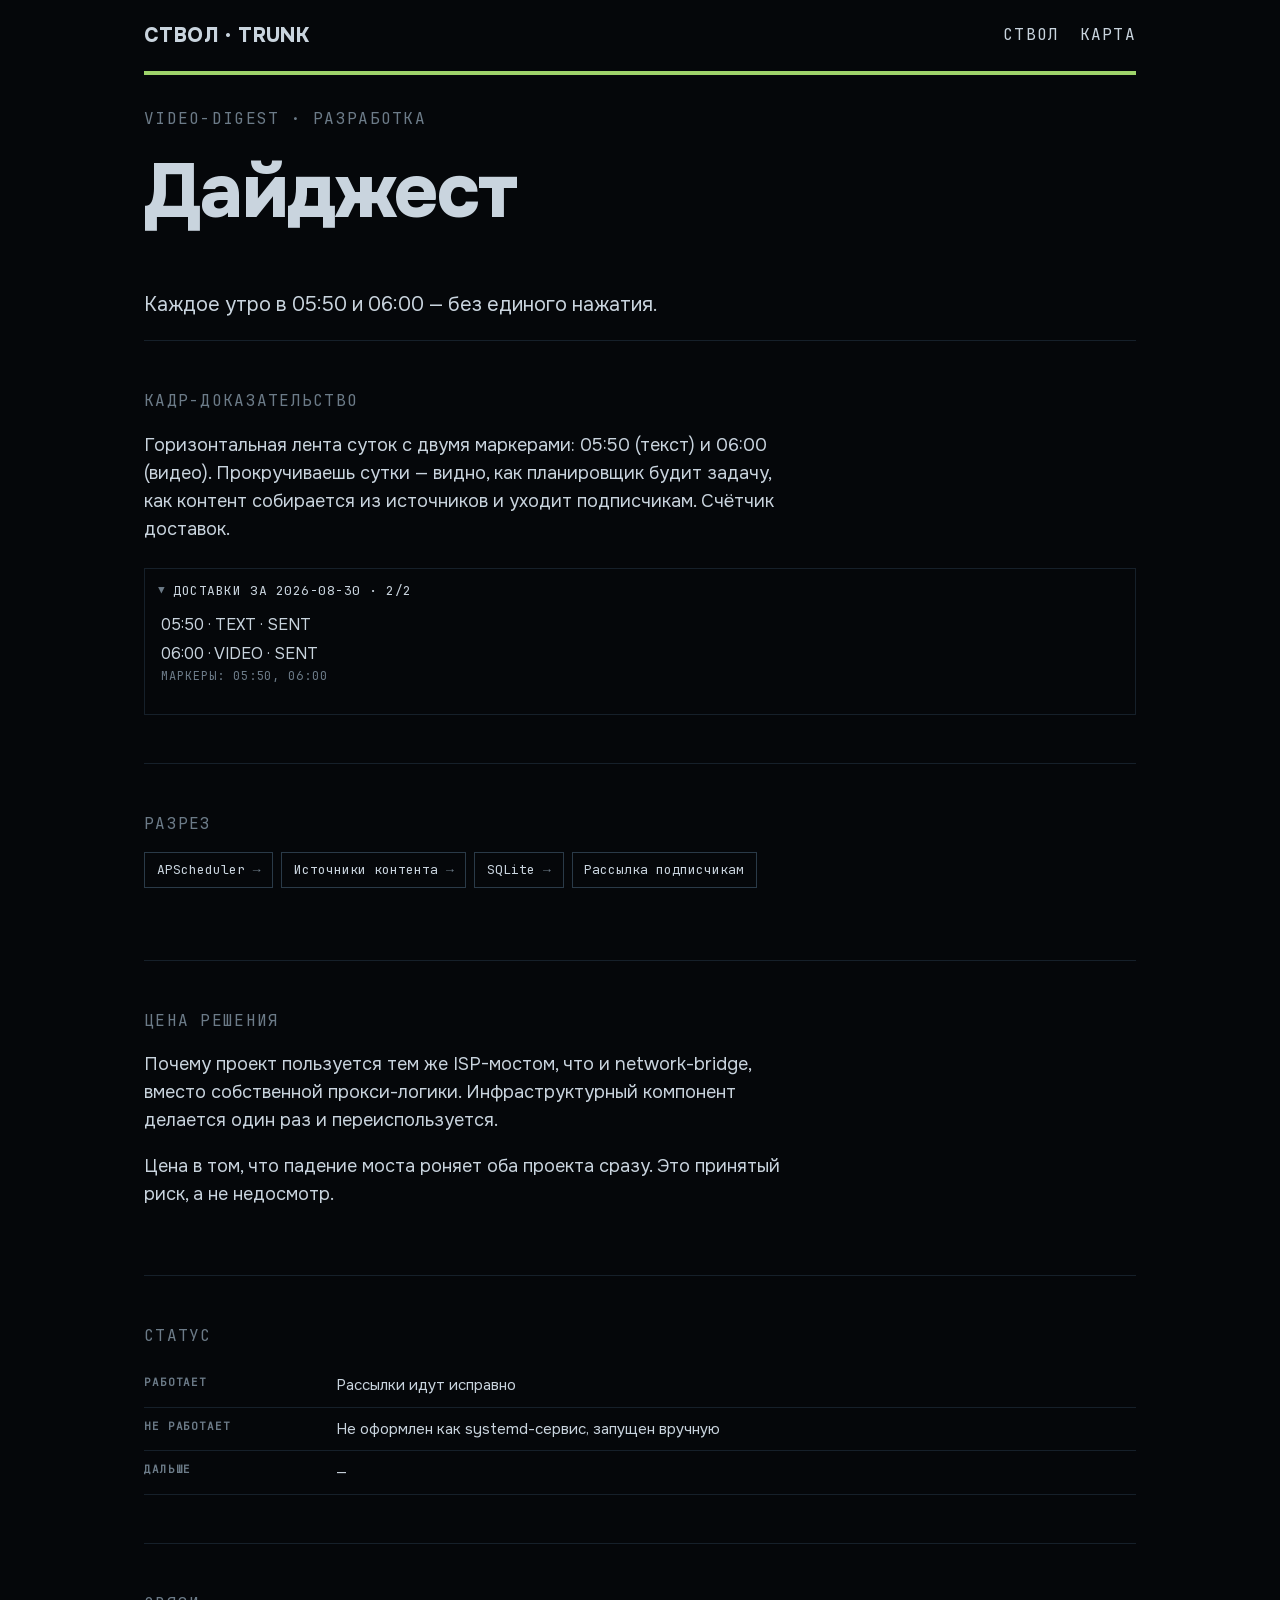
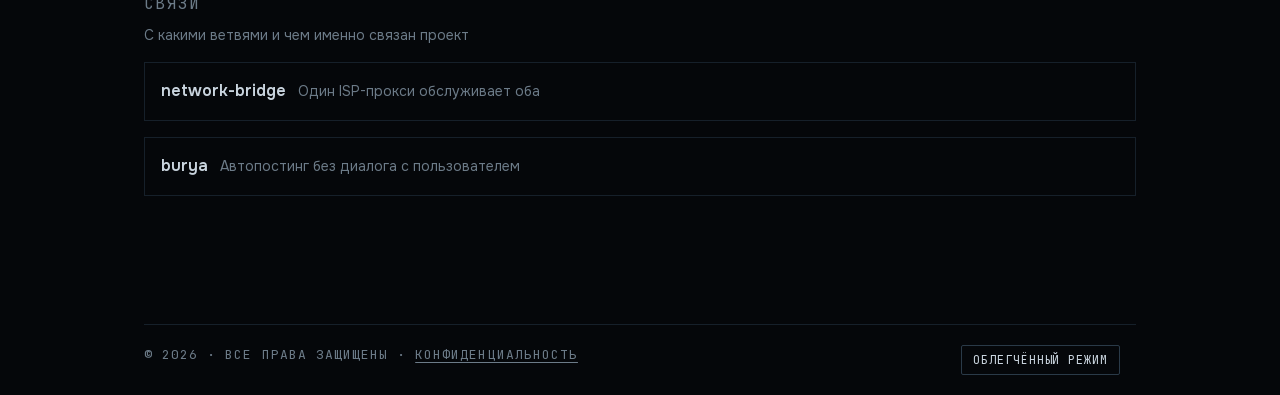
<file: b/video-digest/index.html>
<!doctype html>
<html lang="ru">
<head>
<meta charset="utf-8">
<meta name="viewport" content="width=device-width, initial-scale=1">
<title>Дайджест — утренняя рассылка по расписанию · СТВОЛ</title>
<meta name="description" content="APScheduler будит задачу дважды в сутки, контент собирается и уходит подписчикам без участия человека.">
<link rel="canonical" href="https://fanatat.github.io/b/video-digest">
<meta name="theme-color" content="#05070A">
<meta property="og:type" content="website">
<meta property="og:site_name" content="СТВОЛ · TRUNK">
<meta property="og:url" content="https://fanatat.github.io/b/video-digest">
<meta property="og:title" content="Дайджест — утренняя рассылка по расписанию · СТВОЛ">
<meta property="og:description" content="APScheduler будит задачу дважды в сутки, контент собирается и уходит подписчикам без участия человека.">
<meta name="twitter:title" content="Дайджест — утренняя рассылка по расписанию · СТВОЛ">
<meta name="twitter:description" content="APScheduler будит задачу дважды в сутки, контент собирается и уходит подписчикам без участия человека.">
<meta property="og:image" content="https://fanatat.github.io/og/video-digest.png">
<meta property="og:image:width" content="1200">
<meta property="og:image:height" content="630">
<meta name="twitter:card" content="summary_large_image">
<meta name="twitter:image" content="https://fanatat.github.io/og/video-digest.png">
<script type="application/ld+json">{"@context":"https://schema.org","@type":"CreativeWork","name":"Дайджест","description":"APScheduler будит задачу дважды в сутки, контент собирается и уходит подписчикам без участия человека.","url":"https://fanatat.github.io/b/video-digest","image":"https://fanatat.github.io/og/video-digest.png","creator":{"@type":"Person","name":"Юри Хенкель"}}</script>

<link rel="stylesheet" href="/assets/boot-DUfPsGpK.css">
</head>
<body>
<a class="skip-link" href="#app">К содержимому</a>
<div class="container">
<header class="site-header">
  <a class="brand" href="/">СТВОЛ · TRUNK</a>
  <nav class="site-nav mono" aria-label="Навигация">
    <a href="/">СТВОЛ</a>
    <a href="/map">КАРТА</a>
  </nav>
</header>
</div>
<main id="app">
<div class="container">

<div class="branch-hero reveal" data-reveal-group="branch-cascade" style="--hue:#9ED36A">
  <span class="branch-code mono">VIDEO-DIGEST · РАЗРАБОТКА</span>
  <h1 tabindex="-1">Дайджест</h1>
  <p class="prose" style="font-size:20px">Каждое утро в 05:50 и 06:00 — без единого нажатия.</p>
</div>

<section class="block reveal" data-reveal-group="branch-cascade" id="block-b">
  <span class="block-label mono">Кадр-доказательство</span>
  <p class="prose">Горизонтальная лента суток с двумя маркерами: 05:50 (текст) и 06:00 (видео). Прокручиваешь сутки — видно, как планировщик будит задачу, как контент собирается из источников и уходит подписчикам. Счётчик доставок.</p>
  
  <div class="mechanism-slot" data-mechanism-slot data-branch-slug="video-digest"><details class="mech-artifact mech-details" open><summary>Доставки за 2026-08-30 · 2/2</summary><div class="mech-body"><ul class="mech-checklist"><li>05:50 · TEXT · SENT</li><li>06:00 · VIDEO · SENT</li></ul><p class="mech-meta mono text-dim">Маркеры: 05:50, 06:00</p></div></details></div>
</section>

<section class="block reveal" data-reveal-group="branch-cascade" id="block-c">
  <span class="block-label mono">Разрез</span>
  <ul class="arch-flow"><li>APScheduler</li><li>Источники контента</li><li>SQLite</li><li>Рассылка подписчикам</li></ul>
  <div class="arch-diagram" data-arch-diagram aria-hidden="true"></div>
</section>

<section class="block tradeoff-text reveal" data-reveal-group="branch-cascade" id="block-d">
  <span class="block-label mono">Цена решения</span>
  <p>Почему проект пользуется тем же ISP-мостом, что и network-bridge, вместо собственной прокси-логики. Инфраструктурный компонент делается один раз и переиспользуется.</p>
    <p>Цена в том, что падение моста роняет оба проекта сразу. Это принятый риск, а не недосмотр.</p>
</section>

<section class="block reveal" data-reveal-group="branch-cascade" id="block-e">
  <span class="block-label mono">Статус</span>
  <table class="status-table">
    <tr><th>Работает</th><td>Рассылки идут исправно</td></tr>
    <tr><th>Не работает</th><td>Не оформлен как systemd-сервис, запущен вручную</td></tr>
    <tr><th>Дальше</th><td>—</td></tr>
  </table>
</section>

<section class="block reveal" data-reveal-group="branch-cascade" id="block-f">
  <span class="block-label mono">Связи</span>
  <p class="text-dim block-caption">С какими ветвями и чем именно связан проект</p>
  <ul class="bridges-list"><li><a href="/b/network-bridge"><span class="to-title">network-bridge</span><span class="to-label">Один ISP-прокси обслуживает оба</span></a></li><li><a href="/b/burya"><span class="to-title">burya</span><span class="to-label">Автопостинг без диалога с пользователем</span></a></li></ul>
</section>
</div>
</main>
<div class="container">
<footer class="site-footer">
  <span class="mono text-dim footer-legal">© 2026 · все права защищены · <a href="/privacy">конфиденциальность</a></span>
  <div class="footer-toggles">
    <button class="toggle" type="button" data-toggle="light-mode" aria-pressed="false">ОБЛЕГЧЁННЫЙ РЕЖИМ</button>
    <span class="toggle-status mono text-dim" data-toggle-status aria-live="polite"></span>
  </div>
</footer>
</div>
<script type="module" src="/assets/boot-JXMA9PpY.js"></script>
</body>
</html>
</file>
<file: assets/boot-DUfPsGpK.css>
@font-face{font-family:Onest;src:url(/assets/fonts/onest-300.woff2) format("woff2");font-weight:300;font-style:normal;font-display:swap}@font-face{font-family:Onest;src:url(/assets/fonts/onest-400.woff2) format("woff2");font-weight:400;font-style:normal;font-display:swap}@font-face{font-family:Onest;src:url(/assets/fonts/onest-600.woff2) format("woff2");font-weight:600;font-style:normal;font-display:swap}@font-face{font-family:Onest;src:url(/assets/fonts/onest-800.woff2) format("woff2");font-weight:800;font-style:normal;font-display:swap}@font-face{font-family:JetBrains Mono;src:url(/assets/fonts/jetbrains-mono-400.woff2) format("woff2");font-weight:400;font-style:normal;font-display:swap}:root{--c-void: #05070a;--c-smoke: #0c1218;--c-trunk-light: #e6f1ff;--c-trunk-core: #ffffff;--c-text: #c9d4de;--c-text-dim: #6c7b88;--c-phosphor: #7cffb2;--c-stop: #ff4d3d;--c-airmonitor: #6fd3ff;--c-burya: #8a6bff;--c-bybit: #f2c14e;--c-filword: #ffa24c;--c-nonogram: #aebac6;--c-color-sort: #4ce0b3;--c-lane-battle: #ff6b4a;--c-studio-promo: #ff7bc5;--c-network-bridge: #35a7ff;--c-video-digest: #9ed36a;--c-animation-os: #b18bff;--c-dzen: #3a424b;--font-body: "Onest", system-ui, sans-serif;--font-mono: "JetBrains Mono", ui-monospace, "SF Mono", monospace;color-scheme:dark}*{box-sizing:border-box}html{background:var(--c-void)}.trunk-canvas{position:fixed;top:0;right:0;bottom:0;left:0;z-index:-1;display:block;width:100%;height:100%;pointer-events:none}html[data-js=true][data-tier]:not([data-tier=T2]) .reveal{opacity:0;transform:translateY(40px);transition:opacity .9s cubic-bezier(.16,1,.3,1),transform .9s cubic-bezier(.16,1,.3,1)}html[data-js=true][data-tier]:not([data-tier=T2]) .reveal.is-visible{opacity:1;transform:translateY(0)}.s03-transition{color:var(--c-text-dim);font-size:15px;margin:2.5rem 0}:root{--label-backdrop-alpha: .65}.branch-labels-layer{position:fixed;top:0;right:0;bottom:0;left:0;z-index:40;pointer-events:none}.branch-anchor{position:absolute;left:0;top:0;transform:translate(-50%,-50%);display:inline-flex;align-items:center;gap:.4em;padding:.35em .6em;background:rgba(5,7,10,var(--label-backdrop-alpha));border-left:2px solid var(--hue, var(--c-phosphor));color:var(--c-phosphor);font-size:13px;letter-spacing:.08em;text-transform:uppercase;text-decoration:none;white-space:nowrap;opacity:0;transition:none;will-change:left,top,opacity}.branch-anchor:focus-visible{outline:2px solid var(--c-trunk-light);outline-offset:2px}html.custom-cursor,html.custom-cursor a,html.custom-cursor button{cursor:none}.magnetic-cursor{position:fixed;left:0;top:0;z-index:41;width:6px;height:6px;margin:-3px 0 0 -3px;border-radius:50%;background:var(--c-trunk-light);pointer-events:none;will-change:transform}.trunk-hud{position:fixed;top:.75rem;left:.75rem;z-index:9999;padding:.6em .8em;background:#05070ad1;border:1px solid #2a3a48;color:var(--c-phosphor);font-family:var(--font-mono);font-size:11px;line-height:1.5;letter-spacing:.02em;display:flex;flex-direction:column;gap:.5em;align-items:flex-start}.trunk-hud pre{margin:0;white-space:pre;pointer-events:none}.trunk-hud-export{pointer-events:auto;font-family:var(--font-mono);font-size:10px;letter-spacing:.06em;background:transparent;border:1px solid #2a3a48;color:var(--c-phosphor);padding:.3em .6em;cursor:pointer}.trunk-hud-export:hover{border-color:var(--c-phosphor)}body{margin:0;color:var(--c-text);font-family:var(--font-body);font-weight:400;line-height:1.55;-webkit-font-smoothing:antialiased}.mono,.stat-value,.status-badge,time,code,.branch-code{font-family:var(--font-mono);text-transform:uppercase;letter-spacing:.08em}a{color:inherit}::selection{background:var(--c-trunk-light);color:var(--c-void)}:focus-visible{outline:2px solid var(--c-trunk-light);outline-offset:3px}.skip-link{position:absolute;left:-999px;top:0;background:var(--c-void);color:var(--c-trunk-light);padding:.75em 1em;z-index:100}.skip-link:focus{left:0}.container{width:min(100% - 2.5rem,62rem);margin-inline:auto}.prose{max-width:40rem}h1,h2,h3{font-weight:800;margin:0 0 .5em;letter-spacing:-.02em}.hero-title{font-size:clamp(48px,9vw,160px);letter-spacing:-.03em;font-weight:800;line-height:1.02;margin:0}h2,.h2{font-size:clamp(32px,4vw,72px);font-weight:800}p{font-size:18px;line-height:1.55;color:var(--c-text)}.text-dim{color:var(--c-text-dim)}.text-phosphor{color:var(--c-phosphor)}.site-header,.site-footer{display:flex;align-items:center;justify-content:space-between;gap:1rem;padding:1.25rem 0;flex-wrap:wrap}.site-header .brand{font-weight:800;font-size:20px;letter-spacing:.02em;text-decoration:none;transition:color .15s ease}.site-header .brand:hover,.site-header .brand:focus-visible{color:var(--c-trunk-light)}.site-nav{display:flex;gap:1.25rem}.site-nav a{text-decoration:none;color:var(--c-text);transition:color .15s ease}.site-nav a:hover,.site-nav a:focus-visible{color:var(--c-trunk-light)}.site-footer{border-top:1px solid #16202a;margin-top:4rem;font-size:13px;align-items:flex-start}.footer-legal a{color:inherit;text-decoration:underline;text-underline-offset:.2em}.footer-legal a:hover,.footer-legal a:focus-visible{color:var(--c-trunk-light)}.footer-toggles{display:flex;align-items:center;gap:1rem}.toggle-status{font-size:11px}button.toggle,button.mono-btn{font-family:var(--font-mono);text-transform:uppercase;letter-spacing:.08em;font-size:12px;background:transparent;border:1px solid #2a3a48;color:var(--c-text);padding:.5em .9em;cursor:pointer;border-radius:2px}button.toggle:hover,button.mono-btn:hover{border-color:var(--c-trunk-light);color:var(--c-trunk-light)}section{padding:5rem 0}.scene-tag{display:block;margin-bottom:1rem;color:var(--c-text-dim);font-size:12px}.s01 .stats{display:flex;flex-wrap:wrap;gap:2rem;margin-top:2rem}.stat{display:flex;flex-direction:column;gap:.25rem}.stat-value{font-size:28px;color:var(--c-phosphor)}.stat-label{font-size:12px;color:var(--c-text-dim)}.s02-block{max-width:40rem;margin-bottom:2.5rem}.s02-block p{font-size:19px}.cluster{margin-bottom:3rem}.cluster-label{color:var(--c-text-dim);margin-bottom:1rem;display:block}.branch-grid{display:grid;grid-template-columns:repeat(auto-fill,minmax(260px,1fr));gap:1px;background:#16202a;border:1px solid #16202a}.branch-card{background:var(--c-void);padding:1.5rem;text-decoration:none;color:var(--c-text);display:flex;flex-direction:column;gap:.6rem;border-top:3px solid var(--hue, var(--c-text-dim));transition:background-color .2s ease}.branch-card:hover{background:#0c1218}.branch-card .branch-code{color:var(--c-text-dim);font-size:12px}.branch-card .branch-title{font-size:22px;font-weight:600;margin:0}.branch-card .branch-lead{font-size:15px;color:var(--c-text-dim);margin:0}.status-badge{display:inline-block;font-size:11px;padding:.2em .6em;border:1px solid var(--hue, var(--c-text-dim));color:var(--c-text-dim);width:fit-content}.method-quote{font-size:clamp(22px,3vw,34px);font-weight:600;max-width:34rem;border-left:2px solid var(--c-trunk-light);padding-left:1.5rem}.method-steps{display:flex;gap:1rem;list-style:none;padding:0;margin-top:2rem;flex-wrap:wrap}.method-steps li{font-family:var(--font-mono);text-transform:uppercase;letter-spacing:.08em;font-size:12px;color:var(--c-text-dim)}.method-steps li:not(:last-child):after{content:"→";margin-left:1rem;color:var(--c-text-dim)}.edges-list{list-style:none;padding:0;margin:2rem 0 0;display:flex;flex-direction:column;gap:.75rem}.edges-list li{display:grid;grid-template-columns:minmax(220px,1fr) 2fr;gap:1rem;border-bottom:1px solid #16202a;padding-bottom:.75rem;align-items:baseline}.edge-pair{font-family:var(--font-mono);font-size:13px;letter-spacing:.04em;color:var(--c-phosphor)}.edge-label{color:var(--c-text-dim);font-size:15px}.collapse-line{font-size:clamp(20px,3vw,30px);font-weight:600;max-width:42rem;margin-top:2rem}.map-graph{width:100%;max-width:46rem;height:auto;margin:2rem 0;display:block}.map-graph-edge{stroke:var(--c-phosphor);stroke-width:1.5;opacity:.45;fill:none}.map-graph-node circle{fill:var(--hue, var(--c-text-dim));stroke:var(--c-void);stroke-width:2}.map-graph-node text{font-family:var(--font-mono);font-size:11px;fill:var(--c-text);letter-spacing:.02em}.map-graph-node.is-isolated circle{fill:var(--c-void);stroke:var(--hue, var(--c-text-dim));stroke-dasharray:2 2}.map-graph-node.is-isolated text{fill:var(--c-text-dim)}a.map-graph-node-link{cursor:pointer}a.map-graph-node-link:focus-visible circle{outline:2px solid var(--c-trunk-light);outline-offset:2px}a.map-graph-node-link:hover circle,a.map-graph-node-link:focus-visible circle{stroke:var(--c-trunk-light)}.collapse-overlay{position:fixed;top:0;right:0;bottom:0;left:0;z-index:5;display:flex;flex-direction:column;justify-content:flex-end;align-items:flex-start;padding:2rem;pointer-events:none}.collapse-overlay-edges{list-style:none;margin:0 0 1.5rem;padding:1rem 1.25rem;display:flex;flex-direction:column;gap:.4rem;background:rgba(5,7,10,var(--label-backdrop-alpha));max-width:min(90vw,40rem);max-height:50vh;overflow:hidden}.collapse-overlay-edge{display:grid;grid-template-columns:minmax(160px,1fr) 2fr;gap:.75rem;align-items:baseline;opacity:0;transform:translateY(8px);transition:opacity .26s cubic-bezier(.16,1,.3,1),transform .26s cubic-bezier(.16,1,.3,1)}.collapse-overlay-edge.is-visible{opacity:1;transform:translateY(0)}.collapse-overlay-pair{font-family:var(--font-mono);font-size:12px;letter-spacing:.03em;color:var(--c-phosphor);white-space:nowrap}.collapse-overlay-label{color:var(--c-text);font-size:13px}.collapse-overlay-line{font-size:clamp(18px,2.6vw,28px);font-weight:600;max-width:36rem;padding:.75rem 1rem;background:rgba(5,7,10,var(--label-backdrop-alpha));opacity:0;transition:opacity .4s cubic-bezier(.16,1,.3,1)}.collapse-overlay-line.is-visible{opacity:1}.contact-line{margin-top:1.5rem;font-size:clamp(18px,2.4vw,24px)}.contact-line a{color:var(--c-trunk-light);text-decoration:none;border-bottom:1px solid transparent;transition:border-color .15s ease}.contact-line a:hover,.contact-line a:focus-visible{border-color:var(--c-trunk-light)}.contact-note{margin-top:.5rem;font-size:12px}.mechanism-slot{min-height:96px;margin-top:1.5rem}.mechanism-slot[data-mechanism-status=ready].mechanism-placeholder{border:1px dashed #2a3a48;display:flex;align-items:center;padding:0 1rem}.mech-artifact{margin-top:1.5rem}.mech-meta{margin:0 0 .75rem;font-size:12px}.mech-details{border:1px solid #16202a}.mech-details>summary{display:flex;align-items:center;gap:.6em;min-height:44px;padding:.6em 1em;cursor:pointer;list-style:none;font-family:var(--font-mono);font-size:13px;letter-spacing:.04em;text-transform:uppercase;color:var(--c-text)}.mech-details>summary::-webkit-details-marker{display:none}.mech-details>summary:before{content:"▸";color:var(--hue, var(--c-text-dim));transition:transform .15s ease}.mech-details[open]>summary:before{transform:rotate(90deg)}.mech-details>summary:focus-visible{outline:2px solid var(--c-trunk-light);outline-offset:-2px}.mech-body{padding:0 1em 1em}.mech-checklist{list-style:none;margin:0;padding:0;display:flex;flex-direction:column;gap:.3rem}.mech-check{display:flex;justify-content:space-between;gap:1rem;padding:.4em 0;border-bottom:1px dashed #16202a;font-size:14px}.mech-check-id{font-family:var(--font-mono);letter-spacing:.04em}.mech-check-status{font-family:var(--font-mono);color:var(--c-phosphor)}.mech-timeline{position:relative;height:56px;margin:.5rem 0 1.75rem}.mech-timeline-track{position:absolute;left:0;right:0;top:8px;height:2px;background:#16202a}.mech-timeline-marker{position:absolute;top:0;transform:translate(-50%);display:flex;flex-direction:column;align-items:center;gap:6px}.mech-timeline-dot{width:10px;height:10px;border-radius:50%;background:var(--hue, var(--c-trunk-light))}.mech-timeline-label{font-family:var(--font-mono);font-size:11px;white-space:nowrap;color:var(--c-text-dim)}.mech-timeline-hours{position:absolute;left:0;right:0;bottom:-22px;display:flex;justify-content:space-between;font-family:var(--font-mono);font-size:10px;color:var(--c-text-dim)}.mech-captions{list-style:none;margin:0;padding:0;display:flex;flex-direction:column;gap:.3rem}.mech-caption{padding:.3em 0;font-size:14px}.mech-caption.is-used{color:var(--c-text-dim);text-decoration:line-through}.mech-weight-bar{position:relative;height:10px;margin:.75rem 0;background:#16202a}.mech-weight-fill{position:absolute;inset:0 auto 0 0;background:var(--hue, var(--c-trunk-light))}.mech-weight-fill.is-over{background:var(--c-stop)}.mech-weight-label{font-family:var(--font-mono);font-size:13px}.mech-bars{display:flex;align-items:flex-end;gap:6px;height:90px;margin:.75rem 0 .5rem}.mech-bar{display:flex;flex-direction:column;align-items:center;justify-content:flex-end;flex:1;height:100%}.mech-bar-fill{width:100%;min-height:2px;background:var(--hue, var(--c-trunk-light))}.mech-bar-label{margin-top:4px;font-size:10px;color:var(--c-text-dim)}.mech-grid-wrap{overflow-x:auto}.mech-grid-table{border-collapse:collapse;margin:.5rem 0}.mech-grid-table td{width:34px;height:34px;text-align:center;vertical-align:middle;border:1px solid #16202a;font-family:var(--font-mono);font-size:15px}.mech-grid-table td.is-found{background:var(--hue, var(--c-trunk-light));color:var(--c-void)}.mech-grid-table td.is-filled{background:var(--c-text-dim)}.mech-grid-table td.is-clue{border:none;font-size:12px;color:var(--c-text-dim)}.dzen-stage{position:relative;width:100%;max-width:420px;aspect-ratio:1;margin-top:1.5rem}.dzen-canvas{width:100%;height:100%;display:block;cursor:crosshair}.dzen-canvas:focus-visible{outline:2px solid var(--c-dzen, var(--c-trunk-light));outline-offset:3px}.dzen-overlay{position:absolute;top:0;right:0;bottom:0;left:0;display:flex;flex-direction:column;justify-content:flex-end;gap:.35rem;padding:1rem;pointer-events:none}.dzen-status{font-family:var(--font-mono);font-size:13px;letter-spacing:.04em;color:var(--c-text-dim);white-space:pre}.dzen-soon{font-family:var(--font-body);font-style:italic;font-size:16px;color:var(--c-text)}.branch-hero{border-top:4px solid var(--hue, var(--c-trunk-light));padding-top:2rem}.branch-hero .branch-code{color:var(--c-text-dim)}.branch-hero h1{font-size:clamp(36px,6vw,84px)}.block{padding:3rem 0;border-top:1px solid #16202a}.block-label{display:block;color:var(--c-text-dim);margin-bottom:1rem}.block-caption{margin-top:-.5rem;margin-bottom:1rem;font-size:14px}.arch-flow{list-style:none;padding:0;display:flex;flex-wrap:wrap;gap:.5rem;align-items:center}.arch-flow li{font-family:var(--font-mono);font-size:13px;border:1px solid #2a3a48;padding:.5em .9em;color:var(--c-text)}.arch-flow li:after{content:"→";margin-left:.5rem;color:var(--c-text-dim)}.arch-flow li:last-child:after{content:"";margin:0}.arch-flow.is-enhanced{position:absolute;width:1px;height:1px;overflow:hidden;clip-path:inset(50%);white-space:nowrap}.arch-diagram{margin-top:1.5rem}.arch-diagram-svg{width:100%;height:auto;display:block}.arch-node-rect{fill:var(--c-smoke);stroke-width:1.5;fill-opacity:.9}.arch-node-label{font-family:var(--font-mono);font-size:11px;fill:var(--c-text);text-anchor:middle;dominant-baseline:middle}.arch-edge{stroke-width:1.5;opacity:.5;transition:opacity .2s ease}.arch-flow-dot{opacity:.9;transition:opacity .2s ease}.tradeoff-text p{max-width:40rem}.status-table{width:100%;border-collapse:collapse;margin-top:1rem}.status-table th,.status-table td{text-align:left;vertical-align:top;padding:.6rem 1rem .6rem 0;border-bottom:1px solid #16202a;font-size:15px}.status-table th{font-family:var(--font-mono);text-transform:uppercase;font-size:11px;letter-spacing:.08em;color:var(--c-text-dim);width:12rem}.bridges-list{list-style:none;padding:0;display:flex;flex-direction:column;gap:1rem}.bridges-list a{text-decoration:none;display:block;padding:1rem;border:1px solid #16202a}.bridges-list a:hover{border-color:var(--c-trunk-light)}.bridges-list .to-title{font-weight:600;margin-right:.75rem}.bridges-list .to-label{color:var(--c-text-dim);font-size:14px}.map-table{width:100%;border-collapse:collapse;margin-top:1.5rem}.map-table th,.map-table td{text-align:left;padding:.6rem 1rem .6rem 0;border-bottom:1px solid #16202a}.map-table th{font-family:var(--font-mono);font-size:11px;text-transform:uppercase;letter-spacing:.08em;color:var(--c-text-dim)}@media (max-width: 640px){section{padding:3rem 0}.edges-list li{grid-template-columns:1fr;gap:.35rem}}
</file>
